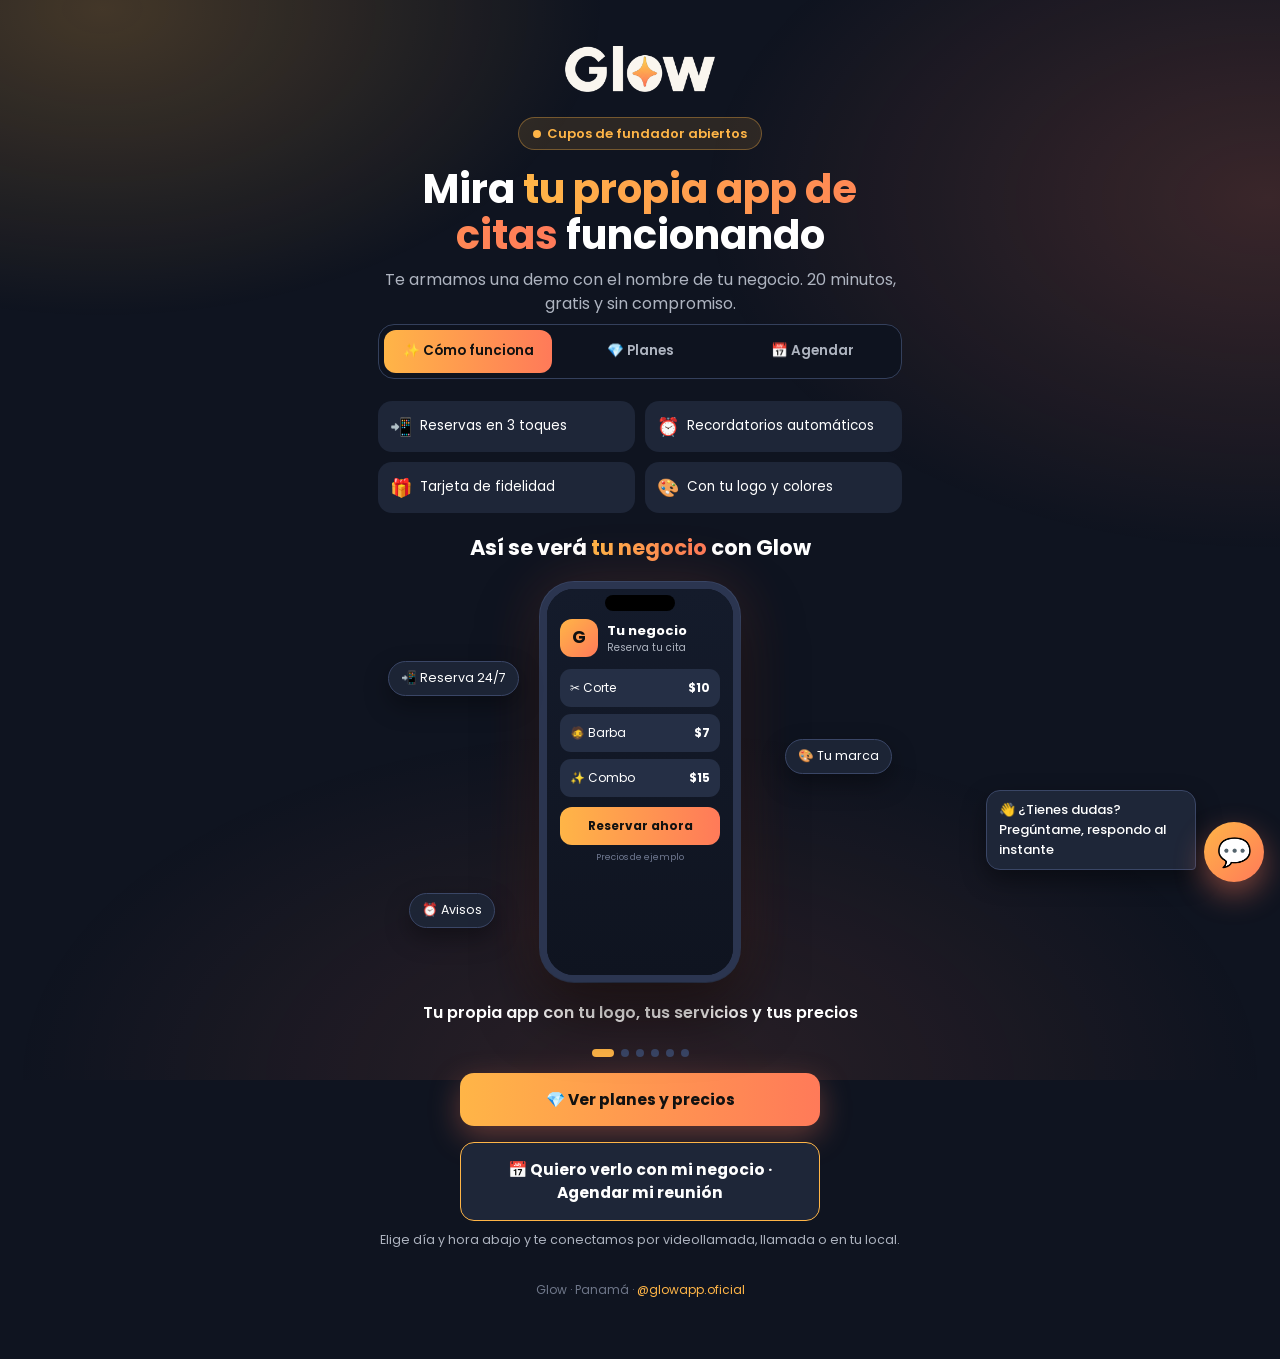
<file: index.html>
<!DOCTYPE html>
<html lang="es">
<head>
<meta charset="utf-8">
<meta name="viewport" content="width=device-width, initial-scale=1, viewport-fit=cover">
<title>Agenda tu demo gratis · Glow</title>
<meta name="description" content="Agenda en 1 minuto tu demo gratis de Glow: tu propia app de citas con tu logo, recordatorios y tarjeta de fidelidad.">
<meta property="og:title" content="Agenda tu demo gratis de Glow">
<meta property="og:description" content="Te armamos tu app de citas con el nombre de tu negocio. 20 minutos, gratis y sin compromiso.">
<meta name="theme-color" content="#0F1420">
<link rel="icon" href="logo.png">
<link rel="preconnect" href="https://fonts.googleapis.com">
<link href="https://fonts.googleapis.com/css2?family=Poppins:wght@400;500;600;700&display=swap" rel="stylesheet">
<style>
:root{--bg:#0F1420;--card:#1E2638;--card2:#252f45;--a:#FFB547;--b:#FF7A59;--txt:#fff;--soft:#AEB4C0;--ok:#4DD98C;--bad:#F0545F}
*{box-sizing:border-box;margin:0;padding:0;-webkit-tap-highlight-color:transparent}
html{scroll-behavior:smooth}
body{font-family:Poppins,system-ui,sans-serif;background:var(--bg);color:var(--txt);min-height:100vh;overflow-x:hidden;line-height:1.5}
.glow-bg{position:fixed;inset:-20%;z-index:-2;background:radial-gradient(40% 35% at 20% 15%,rgba(255,181,71,.22),transparent 70%),radial-gradient(45% 40% at 85% 30%,rgba(255,122,89,.18),transparent 70%),radial-gradient(50% 40% at 50% 100%,rgba(255,122,89,.12),transparent 70%);animation:drift 14s ease-in-out infinite alternate}
@keyframes drift{to{transform:translate(3%,-3%) scale(1.06)}}
.spark{position:fixed;z-index:-1;width:10px;height:10px;opacity:.0;background:linear-gradient(var(--a),var(--b));clip-path:polygon(50% 0,62% 38%,100% 50%,62% 62%,50% 100%,38% 62%,0 50%,38% 38%);animation:twinkle linear infinite}
@keyframes twinkle{0%{opacity:0;transform:translateY(0) scale(.4) rotate(0)}20%{opacity:.9}100%{opacity:0;transform:translateY(-140px) scale(1.2) rotate(180deg)}}
.wrap{max-width:560px;margin:0 auto;padding:28px 18px 60px}
header{text-align:center;padding:18px 0 8px}
header img{width:150px;animation:pop .9s cubic-bezier(.2,1.4,.4,1) both}
@keyframes pop{from{opacity:0;transform:scale(.6) translateY(10px)}}
.badge{display:inline-flex;gap:6px;align-items:center;margin-top:18px;padding:6px 14px;border-radius:99px;background:rgba(255,181,71,.12);color:var(--a);font-size:13px;font-weight:600;border:1px solid rgba(255,181,71,.35)}
.badge i{width:8px;height:8px;border-radius:50%;background:var(--a);box-shadow:0 0 0 0 rgba(255,181,71,.7);animation:pulse 1.6s infinite}
@keyframes pulse{70%{box-shadow:0 0 0 10px rgba(255,181,71,0)}100%{box-shadow:0 0 0 0 rgba(255,181,71,0)}}
h1{font-size:clamp(28px,7.5vw,40px);line-height:1.15;margin:16px 0 10px;font-weight:700}
h1 span{background:linear-gradient(90deg,var(--a),var(--b),var(--a));background-size:200% auto;-webkit-background-clip:text;background-clip:text;color:transparent;animation:shine 4s linear infinite}
@keyframes shine{to{background-position:200% center}}
.sub{color:var(--soft);font-size:16px}
.perks{display:grid;grid-template-columns:1fr 1fr;gap:10px;margin:22px 0}
.perk{background:var(--card);border-radius:14px;padding:12px;font-size:13.5px;display:flex;gap:8px;align-items:center;opacity:0;transform:translateY(12px);animation:up .6s forwards}
.perk b{font-size:18px}
@keyframes up{to{opacity:1;transform:none}}
.card{background:linear-gradient(180deg,var(--card),#182031);border-radius:22px;padding:22px 18px;border:1px solid rgba(255,255,255,.06);box-shadow:0 20px 60px rgba(0,0,0,.35);position:relative;overflow:hidden}
.steps{display:flex;gap:8px;margin-bottom:18px}
.steps div{flex:1;height:5px;border-radius:9px;background:#2c3650;overflow:hidden}
.steps div span{display:block;height:100%;width:0;background:linear-gradient(90deg,var(--a),var(--b));transition:width .5s}
.steps div.on span{width:100%}
.step{display:none;animation:slide .45s ease both}
.step.on{display:block}
@keyframes slide{from{opacity:0;transform:translateX(24px)}}
h2{font-size:20px;margin-bottom:4px}
.hint{color:var(--soft);font-size:14px;margin-bottom:14px}
.days{display:flex;gap:8px;overflow-x:auto;padding:4px 2px 10px;scroll-snap-type:x mandatory}
.days::-webkit-scrollbar{display:none}
.day{flex:0 0 66px;scroll-snap-align:start;background:var(--card2);border:1.5px solid transparent;border-radius:14px;padding:10px 0;text-align:center;cursor:pointer;transition:.2s;color:var(--txt);font-family:inherit}
.day small{display:block;color:var(--soft);font-size:11px;text-transform:uppercase;letter-spacing:.5px}
.day strong{font-size:22px;display:block}
.day:hover{transform:translateY(-2px)}
.day.sel{border-color:var(--a);background:rgba(255,181,71,.12);box-shadow:0 0 0 4px rgba(255,181,71,.12)}
.slots{display:grid;grid-template-columns:repeat(3,1fr);gap:8px;margin-top:8px}
.slot{background:var(--card2);border:1.5px solid transparent;border-radius:12px;padding:11px 0;color:var(--txt);font-family:inherit;font-size:15px;cursor:pointer;transition:.2s;opacity:0;animation:up .35s forwards}
.slot:hover:not(:disabled){border-color:rgba(255,181,71,.5)}
.slot.sel{background:linear-gradient(90deg,var(--a),var(--b));color:#1b1208;font-weight:600}
.slot:disabled{opacity:.28!important;cursor:not-allowed;text-decoration:line-through}
.empty{color:var(--soft);font-size:14px;grid-column:1/-1;padding:10px 0}
label{display:block;font-size:13px;color:var(--soft);margin:12px 0 6px}
input,select{width:100%;background:var(--card2);border:1.5px solid #34405c;border-radius:12px;padding:13px 14px;color:var(--txt);font-family:inherit;font-size:16px;outline:none;transition:.2s}
input:focus,select:focus{border-color:var(--a);box-shadow:0 0 0 4px rgba(255,181,71,.12)}
.chips{display:flex;flex-wrap:wrap;gap:8px}
.chip{background:var(--card2);border:1.5px solid #34405c;border-radius:99px;padding:8px 14px;color:var(--txt);font-family:inherit;font-size:14px;cursor:pointer;transition:.2s}
.chip.sel{border-color:var(--a);background:rgba(255,181,71,.14);color:var(--a)}
.btn{width:100%;margin-top:20px;border:0;border-radius:14px;padding:16px;font-family:inherit;font-size:17px;font-weight:600;cursor:pointer;color:#1b1208;background:linear-gradient(90deg,var(--a),var(--b));background-size:200% auto;transition:.3s;box-shadow:0 10px 30px rgba(255,122,89,.35)}
.btn:hover{background-position:right center;transform:translateY(-1px)}
.btn:disabled{opacity:.45;cursor:not-allowed;box-shadow:none;transform:none}
.back{background:none;border:0;color:var(--soft);font-family:inherit;font-size:14px;margin-top:12px;cursor:pointer;width:100%}
.resume{background:rgba(255,181,71,.1);border:1px dashed rgba(255,181,71,.45);border-radius:12px;padding:10px 12px;font-size:14px;margin-bottom:6px}
.err{color:var(--bad);font-size:13px;margin-top:8px;min-height:18px}
.done{text-align:center;padding:10px 0}
.check{width:84px;height:84px;margin:6px auto 14px;border-radius:50%;background:linear-gradient(135deg,var(--a),var(--b));display:grid;place-items:center;animation:pop .7s cubic-bezier(.2,1.6,.4,1) both}
.check svg{width:40px;stroke:#1b1208;stroke-width:4;fill:none;stroke-dasharray:60;stroke-dashoffset:60;animation:draw .6s .4s forwards}
@keyframes draw{to{stroke-dashoffset:0}}
.ghost{display:block;margin-top:10px;padding:13px;border-radius:14px;border:1.5px solid #34405c;color:var(--txt);text-decoration:none;font-size:15px}
.trust{margin-top:22px;text-align:center;color:var(--soft);font-size:13px}
.faq{margin-top:26px}
details{background:var(--card);border-radius:14px;padding:14px 16px;margin-bottom:8px}
summary{cursor:pointer;font-weight:500;list-style:none}
summary::after{content:"+";float:right;color:var(--a);font-size:20px;line-height:1}
details[open] summary::after{content:"–"}
details p{color:var(--soft);font-size:14px;margin-top:8px}
footer{text-align:center;color:#6f7789;font-size:12px;margin-top:30px}
footer a{color:var(--a);text-decoration:none}
canvas#conf{position:fixed;inset:0;pointer-events:none;z-index:50}
@media (prefers-reduced-motion:reduce){*{animation:none!important;transition:none!important}.perk,.slot{opacity:1;transform:none}}
.show{margin:8px 0 22px;text-align:center}
.showcta{display:block;margin:16px auto 6px;max-width:360px;padding:15px;border-radius:14px;background:linear-gradient(90deg,var(--a),var(--b));color:#111;font-weight:700;text-decoration:none;font-size:15.5px;box-shadow:0 10px 30px rgba(255,122,89,.35);animation:pulse 2s infinite}
.showsub{color:var(--soft);font-size:12.5px}
.show-t{font-size:21px;line-height:1.25;margin-bottom:6px}.show-t span{background:linear-gradient(90deg,var(--a),var(--b));-webkit-background-clip:text;color:transparent}
.stage{position:relative;height:430px;perspective:1100px;display:flex;align-items:center;justify-content:center}
.phone{position:relative;width:200px;height:400px;border-radius:34px;background:#0b0f19;border:7px solid #2b3550;box-shadow:0 30px 60px rgba(0,0,0,.55),0 0 0 1px #3d4a6b,0 0 60px rgba(255,122,89,.18);transform-style:preserve-3d;animation:spin 9s ease-in-out infinite;overflow:hidden}
@keyframes spin{0%,100%{transform:rotateY(-20deg) rotateX(6deg) translateY(0)}50%{transform:rotateY(20deg) rotateX(-4deg) translateY(-10px)}}
.notch{position:absolute;top:6px;left:50%;transform:translateX(-50%);width:70px;height:16px;background:#000;border-radius:10px;z-index:3}
.scr{position:absolute;inset:0;padding:30px 13px 12px;opacity:0;transform:translateX(30px) scale(.96);transition:.6s cubic-bezier(.2,.8,.2,1);text-align:left;font-size:12px;background:linear-gradient(180deg,#141b2b,#0f1420)}
.scr.on{opacity:1;transform:none}
.appbar{display:flex;gap:9px;align-items:center;margin-bottom:12px}.appbar small{display:block;color:var(--soft);font-size:10px}.appbar b{font-size:13px}
.lg{width:38px;height:38px;border-radius:12px;background:linear-gradient(135deg,var(--a),var(--b));display:flex;align-items:center;justify-content:center;font-weight:700;color:#111;font-size:17px}
.svc{display:flex;justify-content:space-between;background:var(--card2);border-radius:11px;padding:10px;margin-bottom:7px}
.cta{margin-top:10px;text-align:center;background:linear-gradient(90deg,var(--a),var(--b));color:#111;font-weight:700;border-radius:12px;padding:10px;animation:pulse 1.6s infinite}
.cta.sm{padding:6px;margin-top:8px;font-size:11px}
@keyframes pulse{50%{transform:scale(1.04)}}
.ej{display:block;text-align:center;color:#6f7890;font-size:9px;margin-top:6px}
.h{display:block;font-size:14px;margin-bottom:9px}
.days,.hrs{display:grid;grid-template-columns:repeat(4,1fr);gap:5px;margin-bottom:8px}
.days i,.hrs i{font-style:normal;text-align:center;background:var(--card2);border-radius:9px;padding:7px 0;font-size:10.5px}
.scr.on .sel{animation:pick .5s .6s forwards}
@keyframes pick{to{background:linear-gradient(135deg,var(--a),var(--b));color:#111;font-weight:700}}
.hrs .sel{animation-delay:1.2s!important}
.ok3{margin-top:14px;text-align:center;opacity:0;transform:scale(.6)}.scr.on .ok3{animation:okk .5s 1.9s forwards}
.ok3 span{display:block;margin:0 auto 6px;width:42px;height:42px;border-radius:50%;background:var(--ok);color:#0b2;font-size:24px;line-height:42px;color:#0d2a18;font-weight:700}
@keyframes okk{to{opacity:1;transform:none}}
.lock{text-align:center;font-size:40px;font-weight:300;margin:6px 0 14px}.lock small{display:block;font-size:11px;color:var(--soft)}
.noti{background:rgba(255,255,255,.1);backdrop-filter:blur(6px);border-radius:14px;padding:9px;margin-bottom:8px;font-size:11px;opacity:0;transform:translateY(-14px)}
.noti b{display:block;font-size:11px;margin-bottom:2px}
.scr.on .noti{animation:drop .5s .5s forwards}.scr.on .n2{animation-delay:1.5s}
@keyframes drop{to{opacity:1;transform:none}}
.loy{display:grid;grid-template-columns:repeat(4,1fr);gap:7px;background:linear-gradient(135deg,#2a2140,#3a2a2a);border-radius:14px;padding:12px}
.loy i{aspect-ratio:1;border-radius:50%;border:2px dashed #6b5a7a;display:flex;align-items:center;justify-content:center;font-style:normal;font-size:13px}
.loy i.f{border:0;background:linear-gradient(135deg,var(--a),var(--b));animation:pop .35s both}
@keyframes pop{from{transform:scale(0)}to{transform:scale(1)}}
.gift{margin-top:10px;text-align:center;font-weight:600;color:var(--a)}
.gsearch{background:#fff;color:#333;border-radius:20px;padding:8px 10px;font-size:11px;margin-bottom:10px}
.gcard{background:#fff;color:#222;border-radius:12px;padding:10px;opacity:0;transform:translateY(12px)}.scr.on .gcard{animation:drop .5s .6s forwards}
.gcard b{display:block;font-size:13px}.gcard small{color:#2a7a3a;font-size:10px}.st{color:#f5b301;letter-spacing:1px}
.pin{text-align:center;font-size:34px;margin-top:10px;animation:bounce 1.2s infinite}@keyframes bounce{50%{transform:translateY(-8px)}}
.kpi{display:grid;grid-template-columns:1fr 1fr;gap:7px;margin-bottom:10px}.kpi div{background:var(--card2);border-radius:11px;padding:8px;text-align:center}.kpi b{font-size:20px;color:var(--a);display:block}.kpi small{color:var(--soft);font-size:10px}
.bars{display:flex;align-items:flex-end;gap:7px;height:110px;background:var(--card2);border-radius:11px;padding:9px}
.bars i{flex:1;border-radius:5px 5px 2px 2px;background:linear-gradient(180deg,var(--a),var(--b));height:0}.scr.on .bars i{animation:gr .8s forwards;}
.scr.on .bars i:nth-child(2){animation-delay:.1s}.scr.on .bars i:nth-child(3){animation-delay:.2s}.scr.on .bars i:nth-child(4){animation-delay:.3s}.scr.on .bars i:nth-child(5){animation-delay:.4s}.scr.on .bars i:nth-child(6){animation-delay:.5s}
@keyframes gr{to{height:var(--h)}}
.fchip{position:absolute;background:rgba(30,38,56,.92);border:1px solid #3a4666;border-radius:99px;padding:7px 12px;font-size:12.5px;white-space:nowrap;box-shadow:0 10px 25px rgba(0,0,0,.35);animation:fl 4s ease-in-out infinite}
.c1{left:2%;top:22%}.c2{right:2%;top:40%;animation-delay:1.2s}.c3{left:6%;bottom:16%;animation-delay:2.2s}
@keyframes fl{50%{transform:translateY(-12px) translateZ(40px)}}
.cap{min-height:44px;font-weight:600;font-size:16px;margin-top:4px;transition:opacity .3s}
.dots{display:flex;gap:7px;justify-content:center;margin-top:4px}.dots i{width:8px;height:8px;border-radius:99px;background:#3a4666;cursor:pointer;transition:.3s}.dots i.on{width:22px;background:var(--a)}
@media(prefers-reduced-motion:reduce){.phone,.fchip,.pin,.cta{animation:none}}
.plans{margin:6px 0 24px}
.fund{background:linear-gradient(135deg,rgba(255,181,71,.16),rgba(255,122,89,.16));border:1px solid rgba(255,181,71,.4);border-radius:16px;padding:14px;margin-bottom:12px;text-align:center}.fund b{display:block;font-size:17px;color:var(--a)}.fund span{font-size:13.5px;color:#e8e8ee}
.plan{position:relative;background:var(--card);border:1px solid #34405c;border-radius:18px;padding:18px 16px 14px;margin-bottom:12px}
.plan.best{border:2px solid var(--a);box-shadow:0 10px 40px rgba(255,181,71,.15)}.plan.soon{opacity:.85}
.pb{position:absolute;top:-11px;left:16px;background:var(--a);color:#111;font-size:11.5px;font-weight:700;padding:3px 11px;border-radius:99px}.pb.gray{background:#4a5570;color:#fff}.pb.pro{background:linear-gradient(90deg,#8B7CFF,#C77DFF);color:#fff}.plan.pro{border-color:#6f5fd6}
.tog{display:flex;background:var(--card);border:1px solid #34405c;border-radius:99px;padding:4px;margin:0 auto 16px;max-width:320px}.tog button{flex:1;border:0;background:none;color:var(--soft);font:inherit;font-size:14px;padding:9px;border-radius:99px;cursor:pointer}.tog button.on{background:linear-gradient(90deg,var(--a),var(--b));color:#111;font-weight:700}.tog em{font-style:normal;font-size:10.5px;display:block;line-height:1}
.pnote{font-size:12px;color:var(--soft);margin-top:8px;border-top:1px solid #34405c;padding-top:8px}
.plan h3{font-size:18px}.pr{font-size:14px;color:var(--soft)}.pr b{font-size:32px;color:#fff}.pr em{font-style:normal;color:var(--ok);font-size:12.5px;margin-left:4px}
.inst{font-size:13.5px;margin:2px 0 8px}.inst b{color:var(--a)}.inst s{color:#6f7890;margin-left:5px}
.plan ul{list-style:none;font-size:13.5px}.plan li{padding:4px 0 4px 22px;position:relative}.plan li:before{content:"✓";position:absolute;left:0;color:var(--ok);font-weight:700}

.tabs{position:sticky;top:0;z-index:20;display:flex;gap:4px;background:rgba(15,20,32,.92);backdrop-filter:blur(10px);border:1px solid #34405c;border-radius:16px;padding:5px;margin:0 0 16px}
.tabs button{flex:1;border:0;background:none;color:var(--soft);font:inherit;font-size:13.5px;font-weight:600;padding:11px 4px;border-radius:12px;cursor:pointer;transition:.2s}
.tabs button.on{background:linear-gradient(90deg,var(--a),var(--b));color:#111}
.panel{display:none;animation:up .4s}.panel.on{display:block}
.showcta.alt{background:var(--card);color:#fff;border:1.5px solid var(--a);box-shadow:none;animation:none}
.pick{display:block;width:100%;margin-top:12px;padding:12px;border-radius:12px;border:0;background:linear-gradient(90deg,var(--a),var(--b));color:#111;font:inherit;font-weight:700;cursor:pointer}
.pick.ghost{background:none;border:1.5px solid var(--a);color:var(--a)}.pick.pro{background:linear-gradient(90deg,#8B7CFF,#C77DFF);color:#fff}
.cupos{margin-top:10px}.cbar{height:9px;background:rgba(255,255,255,.12);border-radius:9px;overflow:hidden}.cbar i{display:block;height:100%;width:0;background:linear-gradient(90deg,var(--a),var(--b));transition:1s}
.cupos b{display:block;margin-top:6px;font-size:14px;color:#fff}
.planpick{background:var(--card);border:1px dashed #4a5570;border-radius:14px;padding:11px 14px;margin-bottom:12px;font-size:13.5px;color:var(--soft)}.planpick b{color:#fff}.planpick.set{border:1.5px solid var(--a)}
.planpick button{background:none;border:0;color:var(--a);font:inherit;font-weight:600;cursor:pointer;margin-left:6px}
</style>
</head>
<body>
<div class="glow-bg"></div>
<canvas id="conf"></canvas>
<div class="wrap">
  <header>
    <img src="logo.png" alt="Glow">
    <div><span class="badge"><i></i> Cupos de fundador abiertos</span></div>
    <h1>Mira <span>tu propia app de citas</span> funcionando</h1>
    <p class="sub">Te armamos una demo con el nombre de tu negocio. 20 minutos, gratis y sin compromiso.</p>
  </header>

  <nav class="tabs" id="tabs"><button class="on" data-t="pn1">✨ Cómo funciona</button><button data-t="pn2">💎 Planes</button><button data-t="pn3">📅 Agendar</button></nav>
  <div class="panel on" id="pn1">
  <div class="perks">
    <div class="perk" style="animation-delay:.1s"><b>📲</b> Reservas en 3 toques</div>
    <div class="perk" style="animation-delay:.2s"><b>⏰</b> Recordatorios automáticos</div>
    <div class="perk" style="animation-delay:.3s"><b>🎁</b> Tarjeta de fidelidad</div>
    <div class="perk" style="animation-delay:.4s"><b>🎨</b> Con tu logo y colores</div>
  </div>

  <section class="show" id="show" aria-label="Así se verá tu negocio con Glow">
    <h2 class="show-t">Así se verá <span id="shName">tu negocio</span> con Glow</h2>
    <div class="stage" id="stage">
      <div class="phone" id="phone">
        <div class="notch"></div>
        <div class="scr on" data-c="Tu propia app con tu logo, tus servicios y tus precios">
          <div class="appbar"><div class="lg" id="shLogo">G</div><div><b id="shName2">Tu negocio</b><small>Reserva tu cita</small></div></div>
          <div class="svc"><span>✂️ Corte</span><b>$10</b></div><div class="svc"><span>🧔 Barba</span><b>$7</b></div><div class="svc"><span>✨ Combo</span><b>$15</b></div>
          <div class="cta">Reservar ahora</div><small class="ej">Precios de ejemplo</small>
        </div>
        <div class="scr" data-c="Tus clientes reservan en 3 toques, sin registrarse">
          <b class="h">Elige tu día</b>
          <div class="days"><i>Lun<br>1</i><i class="sel">Mar<br>2</i><i>Mié<br>3</i><i>Jue<br>4</i></div>
          <div class="hrs"><i>9:00</i><i>10:30</i><i class="sel">3:00</i><i>4:30</i></div>
          <div class="ok3"><span>✓</span>¡Cita confirmada!</div>
        </div>
        <div class="scr" data-c="Recordatorios automáticos: menos citas perdidas">
          <div class="lock">3:00<small>lunes</small></div>
          <div class="noti"><b>🔔 <span class="nn">Tu negocio</span></b>Mañana a las 3:00 pm es tu cita. ¡Te esperamos!</div>
          <div class="noti n2"><b>⏰ Recordatorio</b>Tu cita es en 2 horas 😉</div>
        </div>
        <div class="scr" data-c="Tarjeta de fidelidad digital: tus clientes vuelven más">
          <b class="h">Tu tarjeta</b>
          <div class="loy"></div>
          <div class="gift">🎁 2 servicios de regalo</div>
        </div>
        <div class="scr" data-c="Te encuentran en Google y reservan desde ahí">
          <div class="gsearch">🔍 barbería cerca de mí</div>
          <div class="gcard"><b class="nn">Tu negocio</b><span class="st">★★★★★</span><small>Abierto · Reserva en línea</small><div class="cta sm">Reservar</div></div>
          <div class="pin">📍</div>
        </div>
        <div class="scr" data-c="Y tú ves todo tu día desde el celular">
          <b class="h">Hoy</b>
          <div class="kpi"><div><b>12</b><small>citas</small></div><div><b>3</b><small>nuevos</small></div></div>
          <div class="bars"><i style="--h:40%"></i><i style="--h:65%"></i><i style="--h:50%"></i><i style="--h:85%"></i><i style="--h:70%"></i><i style="--h:95%"></i></div>
          <small class="ej">Datos de ejemplo</small>
        </div>
      </div>
      <div class="fchip c1">📲 Reserva 24/7</div>
      <div class="fchip c2">🎨 Tu marca</div>
      <div class="fchip c3">⏰ Avisos</div>
    </div>
    <p class="cap" id="cap"></p>
    <div class="dots" id="dots"></div>
    <a class="showcta" href="#" onclick="tab('pn2');return false">💎 Ver planes y precios</a><a class="showcta alt" href="#" onclick="tab('pn3');return false">📅 Quiero verlo con mi negocio · Agendar mi reunión</a>
    <small class="showsub">Elige día y hora abajo y te conectamos por videollamada, llamada o en tu local.</small>
  </section>
  </div>

  <div class="panel" id="pn2">
  <section class="plans" id="planes">
    <div class="fund"><b>🚀 Precio de fundador</b><span>Los primeros 10 negocios pagan la mitad de la instalación y congelan su mensualidad en $35.</span>
      <div class="cupos"><div class="cbar"><i id="cbar"></i></div><b id="ctext">Quedan 10 de 10 cupos</b></div></div>
    <div class="tog" role="group" aria-label="Forma de pago"><button class="on" data-p="m">Mensual</button><button data-p="a">Anual <em>2 meses gratis</em></button></div>
    <div class="plan best"><span class="pb">Fundador · solo 10 cupos</span>
      <h3>Esencial</h3><div class="pr"><b data-m="$35" data-a="$350">$35</b><span data-m="/mes" data-a="/año">/mes</span> <em>congelado</em></div>
      <div class="inst">Instalación <b>$175</b> <s>$350</s></div>
      <ul><li>App de citas con tu logo, colores y precios</li><li>Reserva en 3 toques, sin registrarse</li><li>Recordatorios automáticos</li><li>Tarjeta de fidelidad digital</li><li>Perfil de Google optimizado</li><li>QR y material para tu local</li><li>Instalación y capacitación hechas por nosotros</li></ul>
      <button class="pick" onclick="elegir('Esencial Fundador')">Elegir Esencial Fundador</button>
    </div>
    <div class="plan"><h3>Esencial</h3><div class="pr"><b data-m="$35" data-a="$350">$35</b><span data-m="/mes" data-a="/año">/mes</span></div><div class="inst">Instalación <b>$350</b></div><ul><li>Todo lo del plan Esencial</li><li>Precio normal después de los 10 fundadores</li></ul><button class="pick ghost" onclick="elegir('Esencial')">Elegir Esencial</button></div>
    <div class="plan pro"><span class="pb pro">Pro · Preventa</span><h3>Pro</h3><div class="pr"><b data-m="$79" data-a="$790">$79</b><span data-m="/mes" data-a="/año">/mes</span></div>
      <ul><li>Todo lo de Esencial</li><li>Asistente con IA en tu WhatsApp que responde y agenda citas por ti</li><li>Recordatorios y confirmaciones por WhatsApp</li><li>Depósitos y pagos de citas con Yappy y tarjeta</li><li>Pide reseñas en Google después de cada cita</li><li>Campañas para traer de vuelta a clientes que no vuelven</li><li>Reportes de ventas, servicios y equipo</li><li>Varias sucursales en una sola cuenta</li><li>Soporte prioritario</li></ul>
      <p class="pnote">Preventa: aparta tu plan Pro hoy. Se activa por partes a medida que cada función queda probada, y no te cobramos la diferencia hasta que esté activa.</p>
      <button class="pick pro" onclick="elegir('Pro (preventa)')">Apartar Pro</button>
    </div>
    <a class="showcta" href="#" onclick="elegir('Esencial Fundador');return false">📅 Quiero mi cupo de fundador · Agendar mi reunión</a>
  </section>
  <script>
const CUPOS_TOMADOS=0;// fundadores que ya pagaron (Elena/Juan lo actualizan; el sistema también lo lee de la hoja)
let FREQ="Mensual";window.PLAN="";
function tab(id){document.querySelectorAll(".panel").forEach(p=>p.classList.toggle("on",p.id===id));document.querySelectorAll("#tabs button").forEach(b=>b.classList.toggle("on",b.dataset.t===id));document.getElementById("tabs").scrollIntoView({behavior:"smooth",block:"start"})}
document.querySelectorAll("#tabs button").forEach(b=>b.onclick=()=>tab(b.dataset.t));
function elegir(p){window.PLAN=p+" · "+FREQ;document.getElementById("planName").textContent=window.PLAN;document.getElementById("planpick").classList.add("set");tab("pn3")}
function pintaCupos(t){t=Math.max(0,Math.min(10,t));document.getElementById("cbar").style.width=(t*10)+"%";document.getElementById("ctext").textContent=t>=10?"Cupos de fundador agotados":`Quedan ${10-t} de 10 cupos`}
pintaCupos(CUPOS_TOMADOS);
addEventListener("load",()=>{try{const C=typeof CRM!=="undefined"?CRM:"";if(C)fetch(C+"?action=cupos").then(r=>r.json()).then(j=>{if(j.ok&&typeof j.tomados==="number")pintaCupos(j.tomados)}).catch(()=>{})}catch(e){}});
</script>
  <script>document.querySelectorAll(".tog button").forEach(b=>b.onclick=()=>{document.querySelectorAll(".tog button").forEach(x=>x.classList.toggle("on",x===b));const k=b.dataset.p;FREQ=k==="a"?"Anual":"Mensual";document.querySelectorAll("#planes [data-m]").forEach(e=>e.textContent=e.dataset[k])})</script>

  </div>

  <div class="panel" id="pn3">
  <div class="planpick" id="planpick">Plan elegido: <b id="planName">Aún no eliges · lo vemos en la reunión</b> <button type="button" onclick="tab('pn2')">Cambiar</button></div>
  <div class="card" id="card">
    <div class="steps"><div class="on" id="p1"><span></span></div><div id="p2"><span></span></div><div id="p3"><span></span></div></div>

    <section class="step on" id="s1">
      <h2>1. Elige el día</h2>
      <p class="hint">Lunes a sábado · hora de Panamá</p>
      <div class="days" id="days"></div>
      <h2 style="margin-top:14px">2. Elige la hora</h2>
      <div class="slots" id="slots"><p class="empty">Toca un día para ver las horas disponibles.</p></div>
      <button class="btn" id="next1" disabled>Continuar</button>
    </section>

    <section class="step" id="s2">
      <h2>3. Cuéntanos de tu negocio</h2>
      <div class="resume" id="resume"></div>
      <label for="nombre">Tu nombre</label>
      <input id="nombre" autocomplete="name" placeholder="Ej. Carlos Pérez">
      <label for="negocio">Nombre de tu negocio</label>
      <input id="negocio" placeholder="Ej. Barbería El Tigre">
      <label>Tipo de negocio</label>
      <div class="chips" id="tipo">
        <button type="button" class="chip">Barbería</button><button type="button" class="chip">Salón de belleza</button><button type="button" class="chip">Spa</button><button type="button" class="chip">Uñas</button><button type="button" class="chip">Estética</button><button type="button" class="chip">Otro</button>
      </div>
      <label for="zona">¿En qué zona estás?</label>
      <input id="zona" placeholder="Ej. Bella Vista, San Miguelito, Chorrera">
      <label for="tel">WhatsApp</label>
      <input id="tel" type="tel" inputmode="tel" autocomplete="tel" placeholder="Ej. 6123-4567">
      <label for="email">Correo (para enviarte la confirmación)</label>
      <input id="email" type="email" inputmode="email" autocomplete="email" placeholder="tunegocio@gmail.com">
      <label>¿Cómo prefieres la demo?</label>
      <div class="chips" id="modo">
        <button type="button" class="chip">Videollamada</button><button type="button" class="chip">Llamada</button><button type="button" class="chip">Visita al local</button>
      </div>
      <label for="equipo">¿Cuántas personas trabajan contigo?</label>
      <select id="equipo"><option value="">Elige una opción</option><option>Solo yo</option><option>2 a 3</option><option>4 a 6</option><option>7 o más</option></select>
      <label style="display:flex;gap:10px;align-items:flex-start;font-weight:400;cursor:pointer;margin-top:14px"><input type="checkbox" id="acepta" checked style="width:20px;height:20px;margin-top:2px;flex:none"> <span style="font-size:13px;opacity:.85">Acepto que Glow me envíe la confirmación, recordatorios y la propuesta por WhatsApp y correo. Puedo pedir que no me escriban cuando quiera.</span></label>
      <p class="err" id="err"></p>
      <button class="btn" id="send">Agendar mi demo gratis ✨</button>
      <button class="back" id="back">← Cambiar día u hora</button>
    </section>

    <section class="step" id="s3">
      <div class="done">
        <div class="check"><svg viewBox="0 0 40 40"><path d="M9 21l7 7 15-16"/></svg></div>
        <h2>¡Listo, <span id="okName"></span>! 🎉</h2>
        <p class="hint" id="okText"></p>
        <p class="hint">El equipo de Glow te escribe por WhatsApp para confirmar. Mientras tanto, ve pensando en tu logo y tus colores 😉</p>
        <a class="btn" id="papp" target="_blank" rel="noopener" style="display:block;text-decoration:none;margin-bottom:10px">📱 Probar mi app ahora</a>
        <a class="btn" id="pres" target="_blank" rel="noopener" style="display:block;text-decoration:none;margin-bottom:10px">🎬 Ver mi presentación personalizada</a>
        <a class="btn" id="gcal" target="_blank" rel="noopener" style="display:block;text-decoration:none">Agregar a mi calendario</a>
        <a class="ghost" href="https://instagram.com/glowapp.oficial" target="_blank" rel="noopener">Síguenos en Instagram @glowapp.oficial</a>
      </div>
    </section>
  </div>

  <p class="trust">🔒 Tus datos solo los usa el equipo de Glow para contactarte.</p>

  <div class="faq">
    <details><summary>¿Qué pasa en la demo?</summary><p>Te mostramos tu app de reservas con el nombre de tu negocio, hacemos una cita de prueba en vivo y ves los recordatorios, la tarjeta de fidelidad y el panel del dueño.</p></details>
    <details><summary>¿Cuánto cuesta Glow?</summary><p>Mira la pestaña Planes: Esencial desde $35 al mes (o anual con 2 meses gratis) y Pro en preventa. Los 10 negocios fundadores pagan $175 de instalación en vez de $350 y congelan su mensualidad. La demo es gratis y sin compromiso.</p></details>
    <details><summary>Ya uso otra app de citas, ¿sirve igual?</summary><p>Sí. La diferencia es que con Glow tu cliente reserva en tu propia app, con tu marca, y nosotros te lo montamos todo e instalamos el material QR en tu local.</p></details>
  </div>
  </div>

  <footer>Glow · Panamá · <a href="https://instagram.com/glowapp.oficial" target="_blank" rel="noopener">@glowapp.oficial</a></footer>
</div>

<script>
const ENDPOINT="https://formsubmit.co/ajax/somosglowapp@gmail.com";
const CRM="https://script.google.com/macros/s/AKfycbw53Kj6yjSGP7bxH1mQsHP_DSMHkise9vzxW_GFCITxDwkmiIdaWBCOIVE7i9s49AI/exec";
const WA_GLOW="50761305139";// número de WhatsApp de Juan/Glow con 507, respaldo si falla el envío// URL del Apps Script de Glow Ventas (se llena al instalarlo)
const TZ="America/Panama";
const HORAS=["09:00","09:30","10:00","10:30","11:00","11:30","14:00","14:30","15:00","15:30","16:00","16:30","17:00","17:30"];
const DIAS=["Dom","Lun","Mar","Mié","Jue","Vie","Sáb"],MESES=["ene","feb","mar","abr","may","jun","jul","ago","sep","oct","nov","dic"];
const $=id=>document.getElementById(id);
let sel={dia:null,hora:null,tipo:"",modo:""},LEAD_ID="";// id del lead en Glow Ventas: la app demo y la presentación lo usan para cargar datos y medir

for(let i=0;i<18;i++){const s=document.createElement("i");s.className="spark";s.style.left=Math.random()*100+"vw";s.style.top=(40+Math.random()*60)+"vh";s.style.animationDuration=(5+Math.random()*6)+"s";s.style.animationDelay=(-Math.random()*8)+"s";document.body.appendChild(s)}

function ahoraPanama(){const p=new Intl.DateTimeFormat("en-CA",{timeZone:TZ,year:"numeric",month:"2-digit",day:"2-digit",hour:"2-digit",minute:"2-digit",hour12:false}).formatToParts(new Date());const g=t=>p.find(x=>x.type===t).value;return{fecha:`${g("year")}-${g("month")}-${g("day")}`,min:(+g("hour")%24)*60+ +g("minute")}}
function h12(h){const[a,b]=h.split(":").map(Number);return`${a%12||12}:${String(b).padStart(2,"0")} ${a<12?"AM":"PM"}`}
function fechaLarga(d){const[y,m,dd]=d.split("-").map(Number);const dt=new Date(Date.UTC(y,m-1,dd,12));return`${["domingo","lunes","martes","miércoles","jueves","viernes","sábado"][dt.getUTCDay()]} ${dd} de ${["enero","febrero","marzo","abril","mayo","junio","julio","agosto","septiembre","octubre","noviembre","diciembre"][m-1]}`}

const hoy=ahoraPanama();
(function dias(){const[y,m,d]=hoy.fecha.split("-").map(Number);const base=Date.UTC(y,m-1,d,12);let n=0;for(let i=0;n<14&&i<21;i++){const dt=new Date(base+i*864e5);if(dt.getUTCDay()===0)continue;const iso=dt.toISOString().slice(0,10);if(i===0&&hoy.min>=17*60)continue;n++;const b=document.createElement("button");b.className="day";b.type="button";b.innerHTML=`<small>${i===0?"Hoy":i===1?"Mañana":DIAS[dt.getUTCDay()]}</small><strong>${dt.getUTCDate()}</strong><small>${MESES[dt.getUTCMonth()]}</small>`;b.onclick=()=>{document.querySelectorAll(".day").forEach(x=>x.classList.remove("sel"));b.classList.add("sel");sel.dia=iso;sel.hora=null;$("next1").disabled=true;slots()};$("days").appendChild(b)}})();

function slots(){const box=$("slots");box.innerHTML="";let libres=0;HORAS.forEach((h,i)=>{const[a,b]=h.split(":").map(Number);const pasada=sel.dia===hoy.fecha&&a*60+b<=hoy.min+90;const sab=new Date(sel.dia+"T12:00:00Z").getUTCDay()===6&&a>=14;if(sab)return;const el=document.createElement("button");el.type="button";el.className="slot";el.textContent=h12(h);el.style.animationDelay=i*.03+"s";el.disabled=pasada;if(!pasada)libres++;el.onclick=()=>{document.querySelectorAll(".slot").forEach(x=>x.classList.remove("sel"));el.classList.add("sel");sel.hora=h;$("next1").disabled=false};box.appendChild(el)});if(!libres)box.innerHTML='<p class="empty">Ya no quedan horas este día. Elige otro 👆</p>'}

function paso(n){["s1","s2","s3"].forEach((s,i)=>$(s).classList.toggle("on",i===n-1));["p1","p2","p3"].forEach((p,i)=>$(p).classList.toggle("on",i<n));$("card").scrollIntoView({behavior:"smooth",block:"start"})}
$("next1").onclick=()=>{$("resume").textContent=`📅 ${fechaLarga(sel.dia)} · ${h12(sel.hora)}`;paso(2)};
$("back").onclick=()=>paso(1);
function chips(id,key){$(id).querySelectorAll(".chip").forEach(c=>c.onclick=()=>{$(id).querySelectorAll(".chip").forEach(x=>x.classList.remove("sel"));c.classList.add("sel");sel[key]=c.textContent;$("err").textContent=""})}
chips("tipo","tipo");chips("modo","modo");
["nombre","negocio","zona","tel"].forEach(id=>$(id).addEventListener("input",()=>$("err").textContent=""));

const q=new URLSearchParams(location.search);if(q.get("negocio"))$("negocio").value=q.get("negocio").slice(0,80);

$("send").onclick=async()=>{
  const v={nombre:$("nombre").value.trim(),negocio:$("negocio").value.trim(),zona:$("zona").value.trim(),tel:$("tel").value.replace(/[^\d+]/g,""),equipo:$("equipo").value,email:$("email").value.trim()};
  if(!v.nombre)return $("err").textContent="Escribe tu nombre.";
  if(!v.negocio)return $("err").textContent="Escribe el nombre de tu negocio.";
  if(!sel.tipo)return $("err").textContent="Elige el tipo de negocio.";
  if(!v.zona)return $("err").textContent="Dinos en qué zona estás.";
  if(v.tel.replace(/\D/g,"").length<7)return $("err").textContent="Escribe un WhatsApp válido.";
  if(!sel.modo)return $("err").textContent="Elige cómo prefieres la demo.";
  if(v.email&&!/^[^@\s]+@[^@\s]+\.[^@\s]+$/.test(v.email))return $("err").textContent="Revisa tu correo.";
  if(!$("acepta").checked)return $("err").textContent="Marca la casilla para poder confirmarte la demo.";
  const btn=$("send");btn.disabled=true;btn.textContent="Agendando…";
  const datos={_subject:`🗓️ Nueva demo Glow: ${v.negocio} — ${fechaLarga(sel.dia)} ${h12(sel.hora)}`,_template:"table",_captcha:"false",Fecha:fechaLarga(sel.dia),Hora:h12(sel.hora),"Fecha ISO":`${sel.dia} ${sel.hora} (Panamá)`,Nombre:v.nombre,Negocio:v.negocio,Tipo:sel.tipo,Zona:v.zona,WhatsApp:v.tel,Correo:v.email||"—","Cómo":sel.modo,Equipo:v.equipo||"—",Origen:q.get("o")||"directo",Plan:window.PLAN||"Por definir"};
  const lead={action:"nuevo",origen:q.get("o")||"directo",nombre:v.nombre,negocio:v.negocio,tipo:sel.tipo,zona:v.zona,whatsapp:v.tel,modo:sel.modo,equipo:v.equipo,email:v.email,acepta:true,fecha:sel.dia,hora:sel.hora,notas:window.PLAN?"Plan elegido: "+window.PLAN:""};
  const aCRM=CRM?fetch(CRM,{method:"POST",body:JSON.stringify(lead)}).then(r=>r.json()).then(j=>{if(j.ok===true){LEAD_ID=String(j.id||"").replace(/[^\w-]/g,"");return true}return false}).catch(()=>false):Promise.resolve(false);
  const aMail=fetch(ENDPOINT,{method:"POST",headers:{"Content-Type":"application/json",Accept:"application/json"},body:JSON.stringify(datos)}).then(async r=>{const j=await r.json().catch(()=>({}));return r.ok&&String(j.success)==="true"}).catch(()=>false);
  try{const[okC,okM]=await Promise.all([aCRM,aMail]);if(!okC&&!okM)throw 0;
    $("okName").textContent=v.nombre.split(" ")[0];$("okText").textContent=`Tu demo de ${v.negocio} quedó para el ${fechaLarga(sel.dia)} a las ${h12(sel.hora)} (${sel.modo.toLowerCase()}).`;
    const[y,m,d]=sel.dia.split("-");const[hh,mm]=sel.hora.split(":").map(Number);const pad=n=>String(n).padStart(2,"0");const ini=`${y}${m}${d}T${pad(hh+5)}${pad(mm)}00Z`;const fm=hh*60+mm+20;const fin=`${y}${m}${d}T${pad(Math.floor(fm/60)+5)}${pad(fm%60)}00Z`;
    $("gcal").href=`https://calendar.google.com/calendar/render?action=TEMPLATE&text=${encodeURIComponent("Demo de Glow · "+v.negocio)}&dates=${ini}/${fin}&details=${encodeURIComponent("Demo de tu app de citas Glow ("+sel.modo+"). El equipo te escribe por WhatsApp.")}`;
    $("pres").href=`presentacion/?negocio=${encodeURIComponent(v.negocio)}&nombre=${encodeURIComponent(v.nombre)}&tipo=${encodeURIComponent(sel.tipo)}&zona=${encodeURIComponent(v.zona)}&equipo=${encodeURIComponent(v.equipo||"")}&fecha=${sel.dia}&hora=${sel.hora}&modo=${encodeURIComponent(sel.modo)}${LEAD_ID?"&id="+LEAD_ID:""}`;
    $("papp").href=`app/?negocio=${encodeURIComponent(v.negocio)}&tipo=${encodeURIComponent(sel.tipo)}&zona=${encodeURIComponent(v.zona)}${LEAD_ID?"&id="+LEAD_ID:""}`;
    paso(3);confeti();
  }catch(e){btn.disabled=false;btn.textContent="Agendar mi demo gratis ✨";
    const t=`Hola Glow 👋 Quiero mi demo gratis.\nNombre: ${v.nombre}\nNegocio: ${v.negocio} (${sel.tipo})\nZona: ${v.zona}\nWhatsApp: ${v.tel}\nDía: ${sel.dia} ${sel.hora}\nCómo: ${sel.modo}`;
    $("err").innerHTML=WA_GLOW?`No pudimos guardar tu solicitud automáticamente. <a style="color:#FFB547;font-weight:600" href="https://wa.me/${WA_GLOW}?text=${encodeURIComponent(t)}" target="_blank" rel="noopener">Toca aquí para enviárnosla por WhatsApp 👉</a>`:"No se pudo enviar. Intenta otra vez o escríbenos por Instagram a @glowapp.oficial."}
};

function confeti(){const c=$("conf"),x=c.getContext("2d");c.width=innerWidth;c.height=innerHeight;const cols=["#FFB547","#FF7A59","#4DD98C","#ffffff"];const P=Array.from({length:140},()=>({x:innerWidth/2,y:innerHeight/3,vx:(Math.random()-.5)*14,vy:Math.random()*-12-4,s:4+Math.random()*6,c:cols[Math.random()*4|0],r:Math.random()*6}));let t=0;(function f(){x.clearRect(0,0,c.width,c.height);P.forEach(p=>{p.vy+=.35;p.x+=p.vx;p.y+=p.vy;p.r+=.1;x.save();x.translate(p.x,p.y);x.rotate(p.r);x.fillStyle=p.c;x.fillRect(-p.s/2,-p.s/2,p.s,p.s*.6);x.restore()});if(++t<150)requestAnimationFrame(f);else x.clearRect(0,0,c.width,c.height)})()}
</script>
<script>
(()=>{const qs=new URLSearchParams(location.search),n=(qs.get("negocio")||"").slice(0,40).trim();
if(n){document.getElementById("shName").textContent=n;document.getElementById("shName2").textContent=n;document.getElementById("shLogo").textContent=n[0].toUpperCase();document.querySelectorAll(".nn").forEach(e=>e.textContent=n)}
const loy=document.querySelector(".loy");for(let i=0;i<12;i++){const e=document.createElement("i");e.textContent=i>=10?"🎁":"";loy.appendChild(e)}
const S=[...document.querySelectorAll(".scr")],cap=document.getElementById("cap"),dots=document.getElementById("dots");let k=0,t;
S.forEach((_,i)=>{const d=document.createElement("i");d.onclick=()=>{go(i);reset()};dots.appendChild(d)});
function fillLoy(){const c=[...loy.children];c.forEach(x=>x.classList.remove("f"));c.slice(0,10).forEach((x,i)=>setTimeout(()=>x.classList.add("f"),300+i*170))}
function go(i){S[k].classList.remove("on");dots.children[k].classList.remove("on");k=(i+S.length)%S.length;
  const s=S[k];s.classList.remove("on");void s.offsetWidth;s.classList.add("on");dots.children[k].classList.add("on");
  cap.style.opacity=0;setTimeout(()=>{cap.textContent=s.dataset.c;cap.style.opacity=1},200);if(s.querySelector(".loy"))fillLoy()}
function reset(){clearInterval(t);t=setInterval(()=>go(k+1),3600)}
go(0);reset();document.getElementById("stage").onclick=()=>{go(k+1);reset()};})();
</script>
<script>window.GLOW_CRM="https://script.google.com/macros/s/AKfycbw53Kj6yjSGP7bxH1mQsHP_DSMHkise9vzxW_GFCITxDwkmiIdaWBCOIVE7i9s49AI/exec";</script><script src="asistente/asistente.js" defer></script>
</body>
</html>
</file>
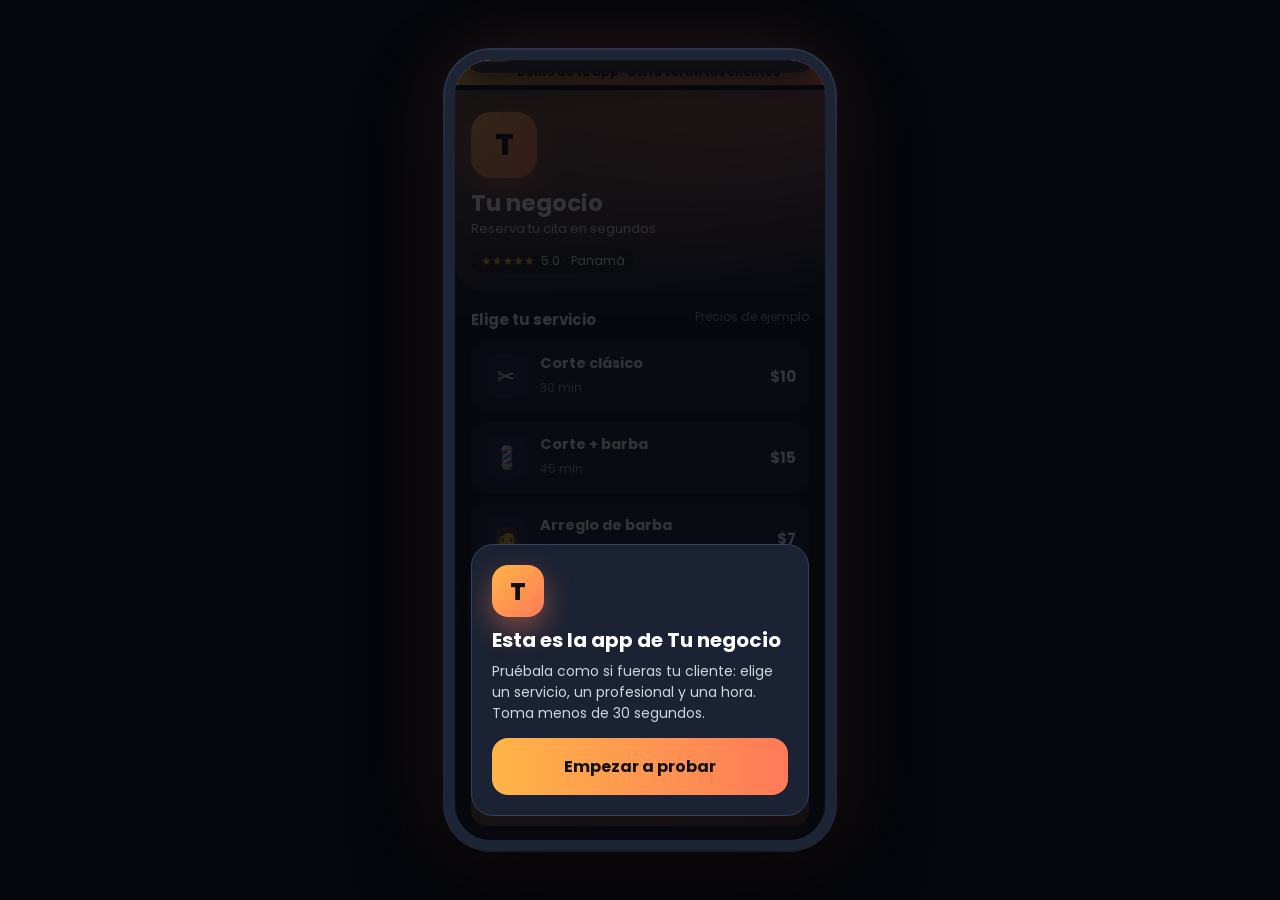
<file: app/index.html>
<!DOCTYPE html>
<html lang="es">
<head>
<meta charset="utf-8">
<meta name="viewport" content="width=device-width,initial-scale=1,viewport-fit=cover,user-scalable=no">
<meta name="theme-color" content="#0F1420">
<meta name="robots" content="noindex">
<meta name="apple-mobile-web-app-capable" content="yes">
<title>Reserva tu cita</title>
<link href="https://fonts.googleapis.com/css2?family=Poppins:wght@400;500;600;700;800&display=swap" rel="stylesheet">
<style>
:root{--c1:#FFB547;--c2:#FF7A59;--on:#111;--acc:#FFB547;--bg:#0F1420;--card:#1A2233;--card2:#232d42;--soft:#9AA3B8;--ok:#4DD98C}
*{box-sizing:border-box;margin:0;padding:0;-webkit-tap-highlight-color:transparent}
html,body{height:100%}
body{font-family:Poppins,system-ui,sans-serif;background:#05070c;color:#fff;display:flex;justify-content:center;align-items:center;min-height:100%}
/* En celular la app ocupa toda la pantalla; en computadora se ve dentro de un teléfono */
.device{width:100%;height:100dvh;background:var(--bg);position:relative;overflow:hidden;display:flex;flex-direction:column}
@media(min-width:700px){.device{width:390px;height:800px;border-radius:46px;border:10px solid #1d2435;box-shadow:0 40px 80px rgba(0,0,0,.6),0 0 0 2px #2e3850,0 0 80px rgba(255,122,89,.15)}}
.banner{position:absolute;top:0;left:0;right:0;z-index:30;background:linear-gradient(90deg,var(--c1),var(--c2));color:var(--on);font-size:11.5px;font-weight:700;text-align:center;padding:calc(4px + env(safe-area-inset-top)) 8px 4px}
.scr{position:absolute;inset:0;padding-top:calc(30px + env(safe-area-inset-top));display:flex;flex-direction:column;opacity:0;pointer-events:none;transform:translateX(30px);transition:.38s cubic-bezier(.2,.8,.2,1);background:var(--bg)}
.scr.on{opacity:1;pointer-events:auto;transform:none}.scr.back{transform:translateX(-30px)}
.body{flex:1;overflow-y:auto;padding:14px 16px 110px}
.hero{position:relative;padding:22px 16px 18px;background:radial-gradient(400px 200px at 80% 0,color-mix(in srgb,var(--c2) 45%,transparent),transparent),linear-gradient(160deg,color-mix(in srgb,var(--c1) 30%,#141b2b),#141b2b);border-radius:0 0 28px 28px}
.lg{width:66px;height:66px;border-radius:20px;background:linear-gradient(135deg,var(--c1),var(--c2));display:flex;align-items:center;justify-content:center;font-size:30px;font-weight:800;color:var(--on);overflow:hidden;box-shadow:0 12px 30px color-mix(in srgb,var(--c2) 45%,transparent)}
.hero h1{font-size:23px;margin-top:12px;line-height:1.15}.hero p{color:#dfe2ea;font-size:13px;margin-top:3px}
.rate{display:inline-flex;gap:6px;align-items:center;margin-top:9px;background:rgba(0,0,0,.25);border-radius:99px;padding:4px 10px;font-size:12px}.rate b{color:#FFC93C}
h3{font-size:15px;margin:16px 0 9px;display:flex;justify-content:space-between}h3 small{color:var(--soft);font-weight:400;font-size:12px}
.svc{display:flex;align-items:center;gap:12px;background:var(--card);border:1.5px solid transparent;border-radius:16px;padding:12px;margin-bottom:9px;cursor:pointer;transition:.2s}
.svc:active{transform:scale(.98)}.svc.sel{border-color:var(--acc);background:color-mix(in srgb,var(--acc) 10%,var(--card))}
.svc .ic{width:44px;height:44px;border-radius:13px;background:var(--card2);display:flex;align-items:center;justify-content:center;font-size:22px;flex:none}
.svc div{flex:1}.svc b{display:block;font-size:14.5px}.svc small{color:var(--soft);font-size:12px}.svc .p{font-weight:700;font-size:15px}
.team{display:flex;gap:10px;overflow-x:auto;padding-bottom:4px}.st{flex:none;width:86px;text-align:center;cursor:pointer}.st i{display:flex;width:62px;height:62px;margin:0 auto 5px;border-radius:50%;background:var(--card2);border:2.5px solid transparent;align-items:center;justify-content:center;font-style:normal;font-size:24px;font-weight:700}.st.sel i{border-color:var(--acc)}.st span{font-size:12px}.st small{display:block;color:var(--soft);font-size:10.5px}
.days{display:flex;gap:8px;overflow-x:auto;padding-bottom:4px}.dy{flex:none;width:58px;padding:9px 0;text-align:center;background:var(--card);border-radius:14px;cursor:pointer;border:1.5px solid transparent}.dy small{display:block;font-size:10.5px;color:var(--soft);text-transform:uppercase}.dy b{font-size:19px}.dy.sel{background:linear-gradient(135deg,var(--c1),var(--c2));color:var(--on)}.dy.sel small{color:var(--on)}
.hrs{display:grid;grid-template-columns:repeat(4,1fr);gap:7px}.hr{padding:10px 0;text-align:center;background:var(--card);border-radius:12px;font-size:13.5px;cursor:pointer;border:1.5px solid transparent}.hr.sel{border-color:var(--acc);color:var(--acc);font-weight:700}.hr.no{opacity:.3;text-decoration:line-through;pointer-events:none}
.bar{position:absolute;left:0;right:0;bottom:0;padding:12px 16px calc(14px + env(safe-area-inset-bottom));background:linear-gradient(180deg,transparent,var(--bg) 30%)}
.btn{width:100%;border:0;border-radius:16px;padding:16px;background:linear-gradient(90deg,var(--c1),var(--c2));color:var(--on);font:inherit;font-weight:700;font-size:16px;cursor:pointer;transition:.2s}.btn:disabled{opacity:.35}
.btn.ghost{background:var(--card);color:#fff;margin-top:8px;font-weight:600}
.nav{display:flex;align-items:center;gap:10px;padding:8px 14px}.nav button{background:var(--card);border:0;color:#fff;width:40px;height:40px;border-radius:12px;font-size:18px;cursor:pointer}.nav b{font-size:16px}
.sum{background:var(--card);border-radius:18px;padding:14px}.sum div{display:flex;justify-content:space-between;padding:7px 0;border-bottom:1px solid #2a3450;font-size:14px}.sum div:last-child{border:0}.sum span{color:var(--soft)}
input{width:100%;background:var(--card);border:1.5px solid #2f3a55;border-radius:14px;padding:13px;color:#fff;font:inherit;font-size:15px;margin-bottom:9px;outline:none}input:focus{border-color:var(--acc)}
.ok{text-align:center;padding-top:30px}.ok .ck{width:96px;height:96px;margin:0 auto 18px;border-radius:50%;background:var(--ok);display:flex;align-items:center;justify-content:center;font-size:48px;color:#0d2a18;animation:pop .5s cubic-bezier(.2,1.6,.4,1)}
@keyframes pop{from{transform:scale(0)}}
.noti{position:absolute;left:10px;right:10px;top:calc(36px + env(safe-area-inset-top));z-index:40;background:rgba(40,46,62,.92);backdrop-filter:blur(14px);border-radius:18px;padding:11px 13px;display:flex;gap:10px;align-items:flex-start;box-shadow:0 14px 30px rgba(0,0,0,.5);transform:translateY(-140%);transition:.5s cubic-bezier(.2,1.2,.4,1);font-size:13px}
.noti.on{transform:none}.noti .ic{width:36px;height:36px;border-radius:10px;background:linear-gradient(135deg,var(--c1),var(--c2));color:var(--on);font-weight:800;overflow:hidden;display:flex;align-items:center;justify-content:center;flex:none}.noti b{display:block;font-size:13px}.noti small{color:#c9cdd8}
.loy{background:linear-gradient(135deg,color-mix(in srgb,var(--c1) 40%,#221a33),color-mix(in srgb,var(--c2) 35%,#1a2233));border-radius:20px;padding:16px;margin-top:14px}
.loy .g{display:grid;grid-template-columns:repeat(6,1fr);gap:7px;margin-top:10px}.loy i{aspect-ratio:1;border-radius:50%;border:2px dashed rgba(255,255,255,.4);display:flex;align-items:center;justify-content:center;font-style:normal;font-size:13px}.loy i.f{border:0;background:#fff;color:#111;animation:pop .4s both}
.tabs{position:absolute;left:0;right:0;bottom:0;display:flex;background:rgba(20,27,43,.96);border-top:1px solid #2a3450;padding:8px 0 calc(8px + env(safe-area-inset-bottom));z-index:20}.tabs button{flex:1;background:none;border:0;color:var(--soft);font:inherit;font-size:10.5px;cursor:pointer}.tabs button b{display:block;font-size:20px}.tabs button.on{color:var(--acc)}
.kpi{display:grid;grid-template-columns:1fr 1fr;gap:9px}.kpi div{background:var(--card);border-radius:16px;padding:12px}.kpi b{font-size:24px;color:var(--acc);display:block}.kpi small{color:var(--soft);font-size:11.5px}
.ag{background:var(--card);border-radius:14px;padding:11px 12px;margin-bottom:8px;display:flex;gap:11px;align-items:center;font-size:13.5px}.ag .t{font-weight:700;color:var(--acc);width:52px}.ag small{display:block;color:var(--soft);font-size:11.5px}.ag.new{border:1.5px solid var(--ok);animation:pop .5s}
.lg img,.noti .ic img{width:100%;height:100%;object-fit:cover;background:#fff}.hint{color:var(--soft);font-size:12.5px;padding:6px 2px}
.ej{color:#6f7890;font-size:10.5px;text-align:center;margin-top:8px}
.tour{position:absolute;inset:0;z-index:50;background:rgba(5,7,12,.82);display:flex;align-items:flex-end;padding:20px 16px calc(24px + env(safe-area-inset-bottom))}.tour .c{background:var(--card);border:1px solid #34405c;border-radius:22px;padding:20px;width:100%}.tour h2{font-size:20px;margin:8px 0 6px}.tour p{color:#d0d4de;font-size:14px}
</style>
</head>
<body>
<div class="device" id="dev">
<div class="banner" id="banner">✨ Demo de tu app · así la verán tus clientes</div>
<div class="noti" id="noti"><div class="ic" id="nIc">G</div><div><b id="nT"></b><small id="nB"></small></div></div>

<!-- 1. Inicio -->
<section class="scr on" id="s-home">
  <div class="body" style="padding:0 0 110px">
    <div class="hero"><div class="lg" id="lg">G</div><h1 id="hName">Tu negocio</h1><p id="hSub">Reserva tu cita en segundos</p><div class="rate"><b>★★★★★</b> 5.0 · <span id="hZona">Panamá</span></div></div>
    <div style="padding:0 16px"><h3>Elige tu servicio <small id="svcTag">Precios de ejemplo</small></h3><div id="svcs"></div></div>
  </div>
  <div class="bar"><button class="btn" id="b1" disabled>Continuar</button></div>
</section>

<!-- 2. Profesional y hora -->
<section class="scr" id="s-time">
  <div class="nav"><button data-back="s-home">←</button><b>Elige con quién y cuándo</b></div>
  <div class="body" style="padding-top:4px">
    <h3>Profesional <small id="teamTag">Equipo de ejemplo</small></h3><div class="team" id="team"></div>
    <h3>Día</h3><div class="days" id="days"></div>
    <h3>Hora</h3><div class="hrs" id="hrs"></div><p class="hint" id="hrsHint"></p>
  </div>
  <div class="bar"><button class="btn" id="b2" disabled>Continuar</button></div>
</section>

<!-- 3. Confirmar -->
<section class="scr" id="s-conf">
  <div class="nav"><button data-back="s-time">←</button><b>Confirma tu cita</b></div>
  <div class="body" style="padding-top:4px">
    <div class="sum" id="sum"></div>
    <h3>Tus datos</h3><input id="cn" placeholder="Tu nombre" value="Cliente de prueba"><input id="ct" placeholder="Tu WhatsApp" value="6000-0000" inputmode="tel">
    <p class="ej">Sin registrarse, sin contraseñas, sin descargar nada.</p>
  </div>
  <div class="bar"><button class="btn" id="b3">Confirmar cita</button></div>
</section>

<!-- 4. Listo -->
<section class="scr" id="s-ok">
  <div class="body ok">
    <div class="ck">✓</div><h2 style="font-size:24px">¡Cita confirmada!</h2><p style="color:var(--soft);margin-top:6px" id="okT"></p>
    <div class="loy" id="loy"><b>🎁 Tu tarjeta de fidelidad</b><div style="font-size:12px;opacity:.85">12 sellos = 2 servicios de regalo</div><div class="g" id="loyG"></div></div>
    <button class="btn" style="margin-top:16px" id="toOwner">👀 Ver cómo lo ve el dueño</button>
    <button class="btn ghost" id="again">Hacer otra reserva</button>
  </div>
</section>

<!-- 5. Panel del dueño -->
<section class="scr" id="s-owner">
  <div class="nav"><button data-back="s-ok">←</button><b>Panel de <span id="oName">tu negocio</span></b></div>
  <div class="body" style="padding-top:4px;padding-bottom:160px">
    <div class="kpi"><div><b id="k1">8</b><small>citas hoy</small></div><div><b id="k2">3</b><small>clientes nuevos esta semana</small></div></div>
    <h3>Agenda de hoy <small>Datos de ejemplo</small></h3><div id="agenda"></div>
    <button class="btn" id="cta">Quiero esto para mi negocio</button>
    <button class="btn ghost" id="restart">Volver a probar como cliente</button>
  </div>
</section>

<div class="tour" id="tour"><div class="c"><div class="lg" id="tLg" style="width:52px;height:52px;font-size:24px;border-radius:16px">G</div><h2 id="tT">Esta es la app de tu negocio</h2><p>Pruébala como si fueras tu cliente: elige un servicio, un profesional y una hora. Toma menos de 30 segundos.</p><button class="btn" style="margin-top:14px" id="tGo">Empezar a probar</button></div></div>
</div>
<script>
// Demo instantánea de Glow. Se personaliza por URL: negocio, tipo, zona, c1, c2, logo (https) e id (lead de Glow Ventas).
// Con id, pide al Apps Script los servicios, equipo, horario y colores del onboarding (solo datos públicos) y mide hasta dónde llega el prospecto.
const CRM="https://script.google.com/macros/s/AKfycbw53Kj6yjSGP7bxH1mQsHP_DSMHkise9vzxW_GFCITxDwkmiIdaWBCOIVE7i9s49AI/exec";// misma URL de Glow Ventas
const q=new URLSearchParams(location.search),ID=(q.get("id")||"").replace(/[^\w-]/g,"").slice(0,20),WA="50761305139";
let NEG=(q.get("negocio")||"Tu negocio").trim().slice(0,40)||"Tu negocio",TIPO=q.get("tipo")||"Barbería",ZONA=(q.get("zona")||"Panamá").slice(0,40);
const $=id=>document.getElementById(id);
const esc=t=>String(t==null?"":t).replace(/[&<>"']/g,c=>({"&":"&amp;","<":"&lt;",">":"&gt;",'"':"&quot;","'":"&#39;"}[c]));
const hex=c=>/^#?[0-9a-f]{6}$/i.test(c||"")?(c[0]==="#"?c:"#"+c):null;
// ---------- colores: texto legible sobre la marca y un acento visible sobre fondo oscuro ----------
const rgb=h=>[1,3,5].map(i=>parseInt(h.slice(i,i+2),16));
const lum=h=>{const [r,g,b]=rgb(h).map(v=>{v/=255;return v<=.03928?v/12.92:Math.pow((v+.055)/1.055,2.4)});return .2126*r+.7152*g+.0722*b};
const mix=(h,w,t)=>"#"+rgb(h).map((v,i)=>Math.round(v+(rgb(w)[i]-v)*t).toString(16).padStart(2,"0")).join("");
function colores(c1,c2){const R=document.documentElement.style;c1=hex(c1);c2=hex(c2)||c1;if(!c1)return;
  R.setProperty("--c1",c1);R.setProperty("--c2",c2);
  R.setProperty("--on",(lum(c1)+lum(c2))/2>.3?"#111":"#fff");
  let a=lum(c1)>=lum(c2)?c1:c2;for(let k=0;k<6&&lum(a)<.22;k++)a=mix(a,"#ffffff",.25);R.setProperty("--acc",a);
  document.querySelector('meta[name=theme-color]').content=c1}
const URLC=!!hex(q.get("c1"));colores(q.get("c1")||"#FFB547",q.get("c2")||"#FF7A59");
// ---------- logo: si viene ?logo=https://… se usa; y si no hay colores en la URL, se toman del logo ----------
function logo(src){if(!/^https:\/\//i.test(src||""))return;const im=new Image();im.crossOrigin="anonymous";im.referrerPolicy="no-referrer";
  im.onload=()=>{["lg","tLg","nIc"].forEach(i=>{$(i).innerHTML="";$(i).appendChild(im.cloneNode())});if(!URLC)try{paleta(im)}catch(e){}};im.src=src}
function paleta(im){const c=document.createElement("canvas"),n=c.width=c.height=40,x=c.getContext("2d");x.drawImage(im,0,0,n,n);
  const d=x.getImageData(0,0,n,n).data,B={};for(let i=0;i<d.length;i+=4){if(d[i+3]<200)continue;const [r,g,b]=[d[i],d[i+1],d[i+2]],mx=Math.max(r,g,b),mn=Math.min(r,g,b);
    if(mx-mn<40||mx<50)continue;const k=[r,g,b].map(v=>v>>5).join();(B[k]=B[k]||{n:0,r:0,g:0,b:0}).n++;B[k].r+=r;B[k].g+=g;B[k].b+=b}
  const T=Object.values(B).sort((a,b)=>b.n-a.n).map(o=>"#"+[o.r,o.g,o.b].map(v=>Math.round(v/o.n).toString(16).padStart(2,"0")).join(""));
  if(T.length)colores(T[0],T.find(t=>t!==T[0])||mix(T[0],"#000000",.25))}// logo sin color (negro/blanco): se quedan los colores de siempre
// ---------- datos de ejemplo por tipo de negocio ----------
const SV={"Barbería":[["✂️","Corte clásico",30,10],["💈","Corte + barba",45,15],["🧔","Arreglo de barba",20,7],["👦","Corte de niño",25,8]],
"Salón de belleza":[["💇‍♀️","Corte y secado",45,20],["🎨","Tinte completo",90,45],["✨","Tratamiento capilar",40,30],["💁‍♀️","Peinado",40,25]],
"Spa":[["💆","Masaje relajante",60,45],["🧖","Facial hidratante",50,35],["🌿","Paquete spa",120,80],["🦶","Reflexología",40,30]],
"Uñas":[["💅","Manicura",40,12],["🦶","Pedicura",50,18],["✨","Uñas acrílicas",90,35],["🎨","Diseño de uñas",30,10]],
"Estética":[["✨","Limpieza facial",50,30],["👁️","Cejas y pestañas",30,25],["🪒","Depilación",30,20],["💉","Valoración",20,0]]};
const EQ={"Barbería":[["Carlos","Barbero"],["Luis","Barbero"],["Ana","Estilista"]],"Uñas":[["María","Manicurista"],["Sofía","Nail artist"],["Laura","Pedicurista"]],"Spa":[["Valeria","Masajista"],["Daniela","Esteticista"],["Paola","Terapeuta"]]};
let SVCS=SV[TIPO]||SV["Barbería"],TEAM=EQ[TIPO]||[["María","Estilista"],["Andrea","Colorista"],["Laura","Estilista"]];
let HOR={1:[540,1140],2:[540,1140],3:[540,1140],4:[540,1140],5:[540,1140],6:[540,1140],0:null};// minutos desde medianoche; domingo cerrado
// ---------- lectura del onboarding (formato de sistema/sitio/onboarding) ----------
const ICON=[[/barba/i,"🧔"],[/niñ/i,"👦"],[/corte|cabello|pelo/i,"✂️"],[/tinte|color|mecha|balay/i,"🎨"],[/pedi/i,"🦶"],[/uña|mani|acríl|gel/i,"💅"],[/masaje/i,"💆"],[/facial|limpieza/i,"🧖"],[/ceja|pesta/i,"👁️"],[/depil|cera/i,"🪒"],[/peinad|cepill|secad/i,"💁‍♀️"],[/trata|keratin|botox/i,"✨"]];
function servicios(t){return String(t||"").split("|").map(x=>x.split("·").map(y=>y.trim()).filter(Boolean)).filter(x=>x[0]).slice(0,12).map(x=>{
  const rest=x.slice(1).join(" "),n=(rest.match(/\d+(?:[.,]\d+)?/g)||[]).map(v=>parseFloat(v.replace(",",".")));
  let precio=n[0],min=n[1];if(n.length===1&&/min/i.test(rest)&&!/\$/.test(rest)){min=n[0];precio=undefined}
  const ic=(ICON.find(i=>i[0].test(x[0]))||[0,(SVCS[0]||["✨"])[0]])[1];
  return [ic,x[0].slice(0,40),min>0&&min<=480?Math.round(min):30,precio>=0?precio:null]})}
function equipo(t){return String(t||"").split("|").map(x=>x.split("·").map(y=>y.trim())).filter(x=>x[0]).slice(0,8).map(x=>[x[0].slice(0,20),(x[1]||"Profesional").slice(0,24)])}
function horario(t){const D={lun:1,mar:2,"mié":3,mie:3,jue:4,vie:5,"sáb":6,sab:6,dom:0},H={},m=h=>{const [a,b]=h.split(":").map(Number);return a*60+(b||0)};let ok=0;
  String(t||"").split(",").forEach(p=>{const r=p.trim().match(/^(\S+)\s+(\d{1,2}:\d{2})\s*-\s*(\d{1,2}:\d{2})/),k=D[(p.trim().split(/\s/)[0]||"").toLowerCase()];
    if(k===undefined)return;if(r&&m(r[3])>m(r[2])){H[k]=[m(r[2]),m(r[3])];ok++}else H[k]=null});
  if(ok){[0,1,2,3,4,5,6].forEach(k=>{if(!(k in H))H[k]=null});HOR=H}}
// ---------- pintar ----------
let S={svc:null,st:null,day:null,hr:null};
const precio=s=>s[3]==null?"Consultar":s[3]?"$"+s[3]:"Gratis";
function pintarNegocio(){const ini=NEG[0].toUpperCase();document.title="Reserva en "+NEG;["lg","tLg","nIc"].forEach(i=>{if(!$(i).querySelector("img"))$(i).textContent=ini});
  $("hName").textContent=NEG;$("oName").textContent=NEG;$("hZona").textContent=ZONA;$("tT").textContent="Esta es la app de "+NEG}
function pintarServicios(){$("svcs").innerHTML=SVCS.map((s,i)=>`<div class="svc" data-i="${i}"><div class="ic">${s[0]}</div><div><b>${esc(s[1])}</b><small>${s[2]} min</small></div><span class="p">${precio(s)}</span></div>`).join("");
  document.querySelectorAll(".svc").forEach(e=>e.onclick=()=>{document.querySelectorAll(".svc").forEach(x=>x.classList.remove("sel"));e.classList.add("sel");S.svc=SVCS[e.dataset.i];$("b1").disabled=false})}
function pintarEquipo(){$("team").innerHTML=[["Cualquiera","Primer disponible"],...TEAM].map((t,i)=>`<div class="st" data-i="${i}"><i>${i?esc(t[0][0].toUpperCase()):"⚡"}</i><span>${esc(t[0])}</span><small>${esc(t[1])}</small></div>`).join("");
  document.querySelectorAll(".st").forEach(e=>e.onclick=()=>{document.querySelectorAll(".st").forEach(x=>x.classList.remove("sel"));e.classList.add("sel");S.st=e.querySelector("span").textContent;chk()})}
const DN=["Dom","Lun","Mar","Mié","Jue","Vie","Sáb"],MN=["ene","feb","mar","abr","may","jun","jul","ago","sep","oct","nov","dic"];
const h12=m=>{const h=Math.floor(m/60),mm=String(m%60).padStart(2,"0");return `${h%12||12}:${mm} ${h<12?"am":"pm"}`};
function libres(d){const r=HOR[d.getDay()];if(!r)return[];const dur=S.svc?S.svc[2]:30,ahora=new Date(),out=[];
  const hoy=d.toDateString()===ahora.toDateString(),min=hoy?ahora.getHours()*60+ahora.getMinutes()+30:0;
  for(let t=r[0];t+dur<=r[1];t+=30)if(t>=min)out.push(t);return out}
function pintarDias(){const hoy=new Date();let html="",n=0;for(let i=0;i<21&&n<10;i++){const d=new Date(hoy);d.setHours(12,0,0,0);d.setDate(d.getDate()+i);
    if(!libres(d).length)continue;n++;html+=`<div class="dy" data-d="${d.toISOString()}"><small>${i===0?"Hoy":i===1?"Mañana":DN[d.getDay()]}</small><b>${d.getDate()}</b><small>${MN[d.getMonth()]}</small></div>`}
  $("days").innerHTML=html;S.day=null;S.hr=null;$("hrs").innerHTML="";$("hrsHint").textContent="Elige un día para ver las horas libres.";chk();
  document.querySelectorAll(".dy").forEach((e,i)=>e.onclick=()=>{document.querySelectorAll(".dy").forEach(x=>x.classList.remove("sel"));e.classList.add("sel");S.day=new Date(e.dataset.d);S.hr=null;horas(i+2);chk()})}
function horas(seed){const L=libres(S.day);$("hrsHint").textContent="";
  $("hrs").innerHTML=L.map((t,i)=>`<div class="hr ${((i*7+seed)%5===0&&L.length>3)?"no":""}">${h12(t)}</div>`).join("");
  document.querySelectorAll(".hr").forEach(e=>e.onclick=()=>{document.querySelectorAll(".hr").forEach(x=>x.classList.remove("sel"));e.classList.add("sel");S.hr=e.textContent;chk()})}
function chk(){$("b2").disabled=!(S.st&&S.day&&S.hr)}
pintarNegocio();pintarServicios();pintarEquipo();pintarDias();logo(q.get("logo"));
// ---------- medición: hasta dónde llega el prospecto (solo si el link trae id) ----------
function evento(paso){if(!ID||!CRM)return;try{fetch(CRM,{method:"POST",keepalive:true,body:JSON.stringify({action:"evento",id:ID,paso})}).catch(()=>{})}catch(e){}}
if(ID&&CRM)fetch(`${CRM}?action=demo&id=${encodeURIComponent(ID)}`).then(r=>r.json()).then(d=>{if(!d||!d.ok)return;
  if(d.negocio&&!q.get("negocio"))NEG=String(d.negocio).trim().slice(0,40)||NEG;if(d.zona&&!q.get("zona"))ZONA=String(d.zona).slice(0,40);
  if(d.tipo&&!q.get("tipo")&&SV[d.tipo]){TIPO=d.tipo;SVCS=SV[TIPO];TEAM=EQ[TIPO]||TEAM}
  const s=servicios(d.servicios),t=equipo(d.equipo);
  if(s.length){SVCS=s;$("svcTag").textContent="Tus servicios"}if(t.length){TEAM=t;$("teamTag").textContent="Tu equipo"}
  horario(d.horario);if(d.eslogan)$("hSub").textContent=String(d.eslogan).slice(0,100);
  if(!URLC&&d.colores){const c=String(d.colores).split(/\s+/);colores(c[0],c[1])}
  if(d.onboarding)$("banner").textContent="✨ Tu app con tus datos · versión de prueba";
  if(cur==="s-home"){S={svc:null,st:null,day:null,hr:null};$("b1").disabled=true;pintarNegocio();pintarServicios();pintarEquipo();pintarDias()}}).catch(()=>{});
// ---------- navegación ----------
const fl=d=>`${["domingo","lunes","martes","miércoles","jueves","viernes","sábado"][d.getDay()]} ${d.getDate()} de ${["enero","febrero","marzo","abril","mayo","junio","julio","agosto","septiembre","octubre","noviembre","diciembre"][d.getMonth()]}`;
let cur="s-home";function go(id,back){const a=$(cur),b=$(id);a.classList.remove("on");a.classList.toggle("back",!back);b.classList.remove("back");b.classList.add("on");cur=id}
document.querySelectorAll("[data-back]").forEach(b=>b.onclick=()=>go(b.dataset.back,true));
$("b1").onclick=()=>{pintarDias();go("s-time")};// las horas dependen de cuánto dura el servicio
$("b2").onclick=()=>{$("sum").innerHTML=`<div><span>Servicio</span><b>${esc(S.svc[1])}</b></div><div><span>Con</span><b>${esc(S.st)}</b></div><div><span>Día</span><b>${fl(S.day)}</b></div><div><span>Hora</span><b>${esc(S.hr)}</b></div><div><span>Precio</span><b>${precio(S.svc)}</b></div><div><span>Lugar</span><b>${esc(NEG)}</b></div>`;go("s-conf")};
function noti(t,b,ms){$("nT").textContent=t;$("nB").textContent=b;$("noti").classList.add("on");clearTimeout(noti.t);noti.t=setTimeout(()=>$("noti").classList.remove("on"),ms||3200)}
$("b3").onclick=()=>{$("okT").textContent=`${S.svc[1]} con ${S.st}, ${fl(S.day)} a las ${S.hr}. Te enviamos la confirmación por WhatsApp.`;go("s-ok");
  const g=$("loyG");g.innerHTML="";for(let i=0;i<12;i++)g.insertAdjacentHTML("beforeend",`<i>${i>=10?"🎁":""}</i>`);setTimeout(()=>{g.children[0].classList.add("f");g.children[0].textContent="✓"},700);
  setTimeout(()=>noti(NEG+" · ahora","✅ Tu cita quedó confirmada: "+S.hr+" con "+S.st+"."),900);
  setTimeout(()=>noti(NEG+" · recordatorio","⏰ Mañana a las "+S.hr+" es tu cita. ¡Te esperamos!",3600),5200)};
$("again").onclick=()=>{S={svc:null,st:null,day:null,hr:null};document.querySelectorAll(".sel").forEach(x=>x.classList.remove("sel"));$("b1").disabled=true;$("b2").disabled=true;go("s-home",true)};
$("toOwner").onclick=()=>{const T=i=>TEAM[i%TEAM.length][0],V=i=>SVCS[i%SVCS.length][1],A=[["9:00",T(0),V(0)],["10:30",T(1),V(1)],["11:30",T(2),V(2)],["3:00",T(0),V(0)]];
  $("agenda").innerHTML=`<div class="ag new"><span class="t">${esc(S.hr.split(" ")[0])}</span><div><b>${esc($("cn").value||"Cliente nuevo")} · NUEVA</b><small>${esc(S.svc[1])} · con ${esc(S.st)} · reservó desde la app</small></div></div>`+A.map(a=>`<div class="ag"><span class="t">${a[0]}</span><div><b>Cliente de ejemplo</b><small>${esc(a[2])} · con ${esc(a[1])}</small></div></div>`).join("");
  go("s-owner");evento("panel");setTimeout(()=>noti(NEG+" · panel","🔔 Nueva reserva: "+S.svc[1]+" a las "+S.hr),700)};
$("restart").onclick=()=>$("again").onclick();
$("cta").onclick=()=>{evento("quiero");location.href=ID?`../propuesta/?id=${encodeURIComponent(ID)}&negocio=${encodeURIComponent(NEG)}`:`https://wa.me/${WA}?text=${encodeURIComponent("Hola, probé la demo de la app de "+NEG+" y la quiero para mi negocio")}`};
$("tGo").onclick=()=>{$("tour").remove();evento("abrio");setTimeout(()=>noti(NEG,"👋 ¡Bienvenido! Reserva tu cita en 3 toques."),600)};
</script>
</body>
</html>
</file>
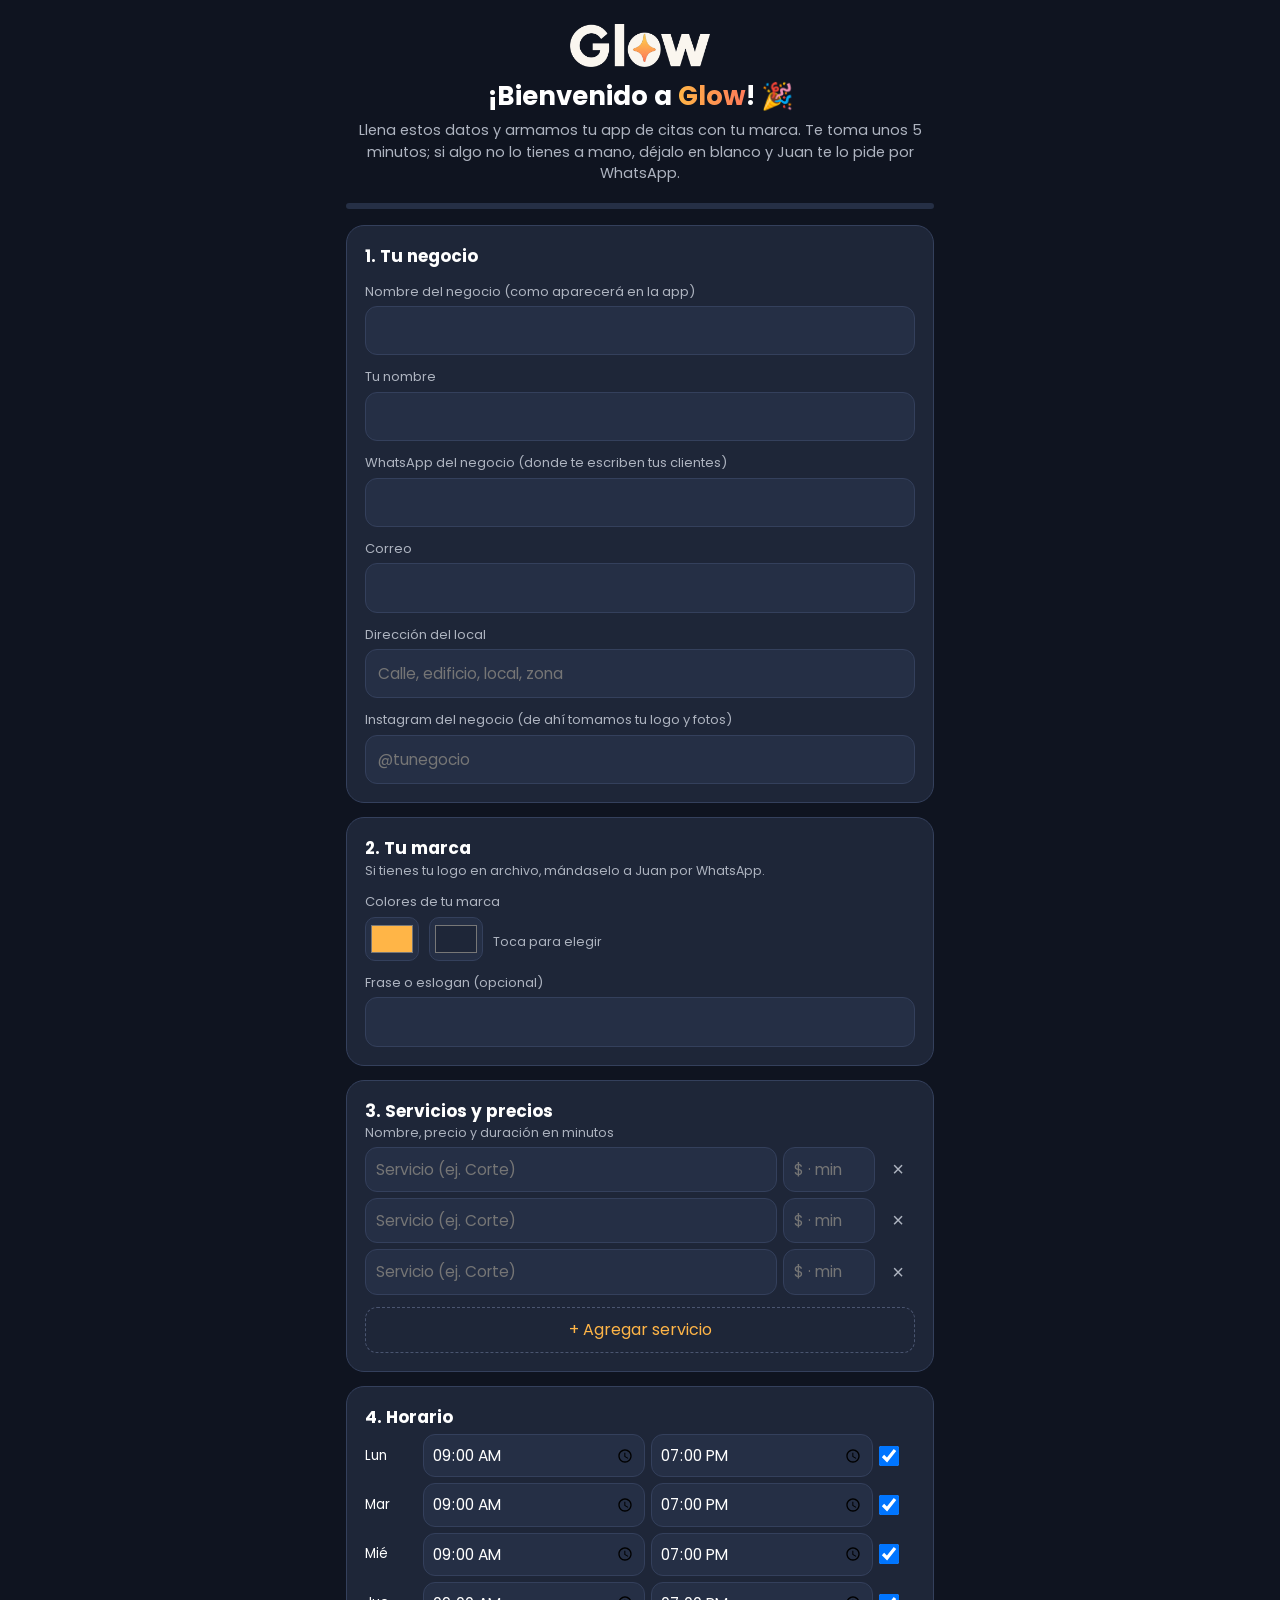
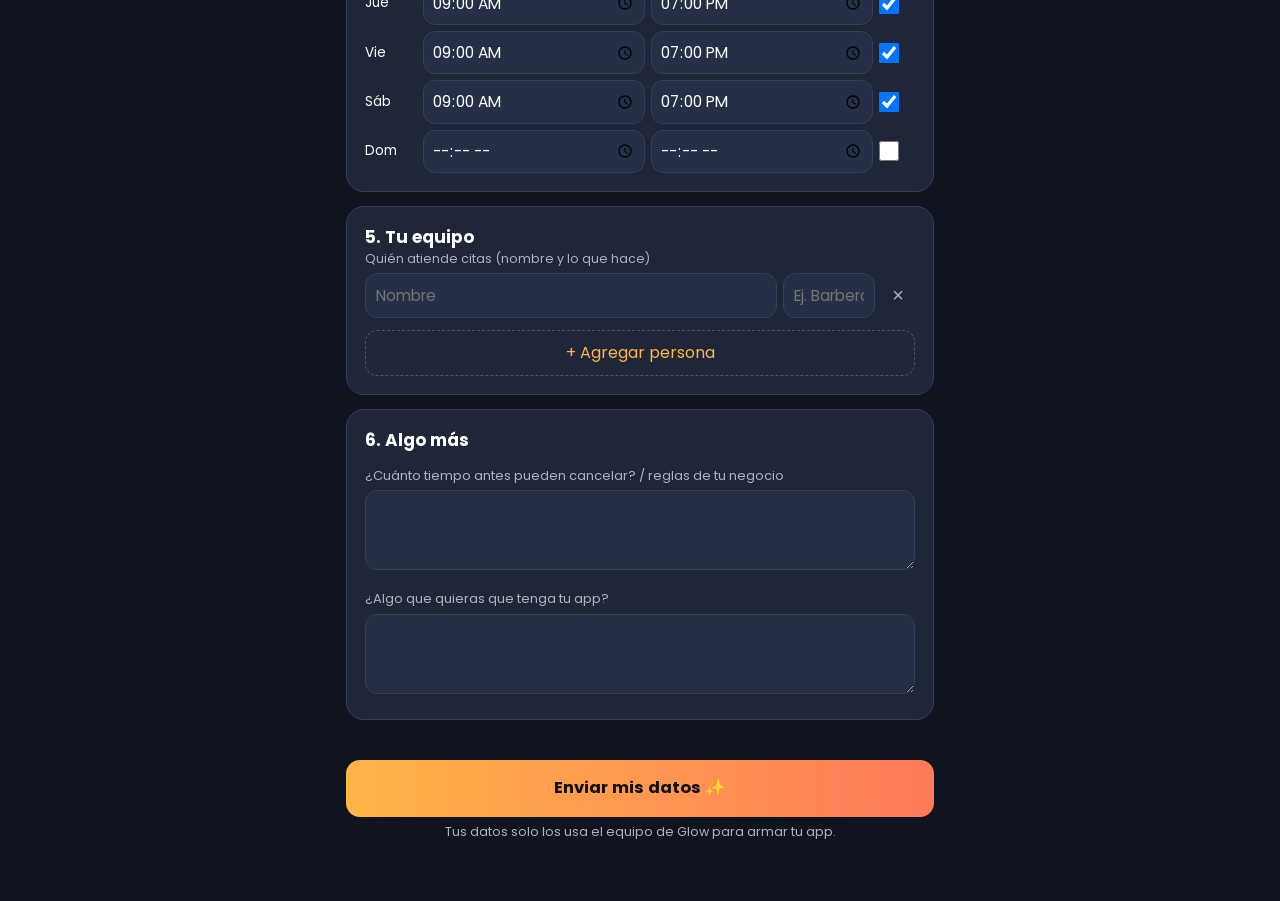
<file: onboarding/index.html>
<!DOCTYPE html>
<html lang="es">
<head>
<meta charset="utf-8">
<meta name="viewport" content="width=device-width,initial-scale=1,viewport-fit=cover">
<meta name="theme-color" content="#0F1420">
<meta name="robots" content="noindex">
<title>Bienvenido a Glow · Datos de tu app</title>
<link rel="icon" href="../ventas/icon-192.png">
<link href="https://fonts.googleapis.com/css2?family=Poppins:wght@400;500;600;700&display=swap" rel="stylesheet">
<style>
:root{--bg:#0F1420;--card:#1E2638;--card2:#252f45;--a:#FFB547;--b:#FF7A59;--soft:#AEB4C0;--ok:#4DD98C;--bad:#F0545F}
*{box-sizing:border-box;margin:0;padding:0}
body{font-family:Poppins,system-ui,sans-serif;background:var(--bg);color:#fff;line-height:1.5}
.w{max-width:620px;margin:0 auto;padding:24px 16px 60px}
.logo{display:block;width:140px;margin:0 auto 14px}
h1{font-size:26px;line-height:1.2;text-align:center}h1 span{background:linear-gradient(90deg,var(--a),var(--b));-webkit-background-clip:text;color:transparent}
.sub{color:var(--soft);text-align:center;margin:8px 0 18px;font-size:14.5px}
.bar{height:6px;background:var(--card2);border-radius:9px;overflow:hidden;margin-bottom:16px}.bar i{display:block;height:100%;width:0;background:linear-gradient(90deg,var(--a),var(--b));transition:.4s}
.card{background:var(--card);border:1px solid #34405c;border-radius:18px;padding:18px;margin-bottom:14px}
h2{font-size:17px;margin-bottom:4px}h2 small{display:block;color:var(--soft);font-weight:400;font-size:12.5px}
label{display:block;font-size:13px;color:var(--soft);margin:12px 0 5px}
input,select,textarea{width:100%;background:var(--card2);border:1.5px solid #34405c;border-radius:12px;padding:12px;color:#fff;font:inherit;font-size:15.5px;outline:none}
input:focus,textarea:focus,select:focus{border-color:var(--a)}
textarea{min-height:80px}
.row{display:grid;grid-template-columns:1fr 92px 34px;gap:6px;margin-bottom:6px}.row input{padding:10px}
.x{background:none;border:0;color:var(--soft);font-size:20px;cursor:pointer}
.add{margin-top:6px;background:none;border:1.5px dashed #4a5570;color:var(--a);border-radius:12px;padding:10px;width:100%;font:inherit;cursor:pointer}
.days{display:grid;gap:6px}.day{display:grid;grid-template-columns:52px 1fr 1fr 36px;gap:6px;align-items:center;font-size:13.5px}
.day input[type=time]{padding:8px}.day input[type=checkbox]{width:20px;height:20px}
.colors{display:flex;gap:10px;align-items:center}.colors input[type=color]{width:54px;height:44px;padding:3px;border-radius:10px}
.btn{display:block;width:100%;margin-top:6px;padding:16px;border:0;border-radius:14px;background:linear-gradient(90deg,var(--a),var(--b));color:#111;font:inherit;font-weight:700;font-size:16.5px;cursor:pointer}
.btn:disabled{opacity:.6}
.err{color:var(--bad);font-size:14px;min-height:20px;margin:6px 0}
.done{display:none;text-align:center}.done b{font-size:44px;display:block}
.note{font-size:12.5px;color:var(--soft);margin-top:6px}
</style>
</head>
<body>
<div class="w">
<img class="logo" src="../logo.png" alt="Glow">
<div id="form">
<h1>¡Bienvenido a <span>Glow</span>! 🎉</h1>
<p class="sub">Llena estos datos y armamos tu app de citas con tu marca. Te toma unos 5 minutos; si algo no lo tienes a mano, déjalo en blanco y Juan te lo pide por WhatsApp.</p>
<div class="bar"><i id="bar"></i></div>

<div class="card"><h2>1. Tu negocio</h2>
<label>Nombre del negocio (como aparecerá en la app)</label><input id="negocio" maxlength="80">
<label>Tu nombre</label><input id="nombre" maxlength="80">
<label>WhatsApp del negocio (donde te escriben tus clientes)</label><input id="whatsapp" inputmode="tel" maxlength="20">
<label>Correo</label><input id="email" type="email" maxlength="120">
<label>Dirección del local</label><input id="direccion" maxlength="200" placeholder="Calle, edificio, local, zona">
<label>Instagram del negocio (de ahí tomamos tu logo y fotos)</label><input id="instagram" maxlength="60" placeholder="@tunegocio">
</div>

<div class="card"><h2>2. Tu marca<small>Si tienes tu logo en archivo, mándaselo a Juan por WhatsApp.</small></h2>
<label>Colores de tu marca</label>
<div class="colors"><input type="color" id="c1" value="#FFB547"><input type="color" id="c2" value="#1E2638"><span class="note">Toca para elegir</span></div>
<label>Frase o eslogan (opcional)</label><input id="eslogan" maxlength="100">
</div>

<div class="card"><h2>3. Servicios y precios<small>Nombre, precio y duración en minutos</small></h2>
<div id="svcs"></div><button class="add" type="button" id="addSvc">+ Agregar servicio</button>
</div>

<div class="card"><h2>4. Horario</h2><div class="days" id="days"></div></div>

<div class="card"><h2>5. Tu equipo<small>Quién atiende citas (nombre y lo que hace)</small></h2>
<div id="team"></div><button class="add" type="button" id="addTeam">+ Agregar persona</button>
</div>

<div class="card"><h2>6. Algo más</h2>
<label>¿Cuánto tiempo antes pueden cancelar? / reglas de tu negocio</label><textarea id="reglas" maxlength="600"></textarea>
<label>¿Algo que quieras que tenga tu app?</label><textarea id="extra" maxlength="600"></textarea>
</div>

<p class="err" id="err"></p>
<button class="btn" id="send">Enviar mis datos ✨</button>
<p class="note" style="text-align:center">Tus datos solo los usa el equipo de Glow para armar tu app.</p>
</div>
<div class="done card" id="done"><b>🎉</b><h2>¡Recibimos todo!</h2><p class="sub">Juan te escribe por WhatsApp para coordinar la entrega de tu app y la capacitación de tu equipo.</p></div>
</div>
<script>
const CRM="https://script.google.com/macros/s/AKfycbw53Kj6yjSGP7bxH1mQsHP_DSMHkise9vzxW_GFCITxDwkmiIdaWBCOIVE7i9s49AI/exec";// misma URL del Apps Script de Glow Ventas
const ENDPOINT="https://formsubmit.co/ajax/somosglowapp@gmail.com";
const $=id=>document.getElementById(id);const q=new URLSearchParams(location.search);
["negocio","nombre"].forEach(k=>{if(q.get(k))$(k).value=q.get(k).slice(0,80)});
function fila(cont,ph1,ph2,typ){const d=document.createElement("div");d.className="row";d.innerHTML=`<input placeholder="${ph1}" maxlength="60"><input placeholder="${ph2}" ${typ?'inputmode="decimal"':''} maxlength="30"><button class="x" type="button" aria-label="Quitar">×</button>`;d.querySelector(".x").onclick=()=>d.remove();cont.appendChild(d)}
const svcs=$("svcs"),team=$("team");
[["Corte","$10 · 30"],["Barba","$7 · 20"],["",""]].forEach(()=>fila(svcs,"Servicio (ej. Corte)","$ · min",1));
$("addSvc").onclick=()=>fila(svcs,"Servicio","$ · min",1);
fila(team,"Nombre","Ej. Barbero");$("addTeam").onclick=()=>fila(team,"Nombre","Lo que hace");
const D=["Lun","Mar","Mié","Jue","Vie","Sáb","Dom"];
D.forEach((d,i)=>{const e=document.createElement("div");e.className="day";e.innerHTML=`<span>${d}</span><input type="time" value="${i<6?"09:00":""}"><input type="time" value="${i<6?"19:00":""}"><input type="checkbox" ${i<6?"checked":""} title="Abierto">`;$("days").appendChild(e)});
document.addEventListener("input",()=>{const f=[...document.querySelectorAll("#form input:not([type=color]):not([type=checkbox]):not([type=time]),#form textarea")];$("bar").style.width=Math.round(100*f.filter(x=>x.value.trim()).length/f.length)+"%"});
const rows=c=>[...c.querySelectorAll(".row")].map(r=>[...r.querySelectorAll("input")].map(i=>i.value.trim())).filter(r=>r[0]);
$("send").onclick=async()=>{
  const v=k=>$(k).value.trim();$("err").textContent="";
  if(!v("negocio"))return $("err").textContent="Escribe el nombre de tu negocio.";
  if(v("whatsapp").replace(/\D/g,"").length<7)return $("err").textContent="Escribe un WhatsApp válido.";
  const horario=[...document.querySelectorAll(".day")].map((e,i)=>{const t=e.querySelectorAll("input");return t[2].checked?`${D[i]} ${t[0].value}-${t[1].value}`:`${D[i]} cerrado`}).join(", ");
  const servicios=rows(svcs).map(r=>r.join(" · ")).join(" | "),equipo=rows(team).map(r=>r.join(" · ")).join(" | ");
  const datos={negocio:v("negocio"),nombre:v("nombre"),whatsapp:v("whatsapp"),email:v("email"),direccion:v("direccion"),instagram:v("instagram"),colores:`${$("c1").value} ${$("c2").value}`,eslogan:v("eslogan"),servicios,horario,equipo,reglas:v("reglas"),extra:v("extra"),lead:q.get("id")||""};
  const b=$("send");b.disabled=true;b.textContent="Enviando…";
  const aC=CRM?fetch(CRM,{method:"POST",body:JSON.stringify({action:"onboarding",...datos})}).then(r=>r.json()).then(j=>j.ok===true).catch(()=>false):Promise.resolve(false);
  const aM=fetch(ENDPOINT,{method:"POST",headers:{"Content-Type":"application/json",Accept:"application/json"},body:JSON.stringify({_subject:`🎉 Onboarding Glow: ${datos.negocio}`,_template:"table",_captcha:"false",...datos})}).then(async r=>{const j=await r.json().catch(()=>({}));return r.ok&&String(j.success)==="true"}).catch(()=>false);
  const [c,m]=await Promise.all([aC,aM]);
  if(c||m){$("form").style.display="none";$("done").style.display="block";scrollTo(0,0)}
  else{b.disabled=false;b.textContent="Enviar mis datos ✨";$("err").innerHTML=`No pudimos enviar. <a style="color:#FFB547" target="_blank" href="https://wa.me/50761305139?text=${encodeURIComponent("Hola Juan, estos son los datos de mi negocio para Glow:\n"+Object.entries(datos).filter(e=>e[1]).map(e=>e[0]+": "+e[1]).join("\n"))}">Envíaselos a Juan por WhatsApp 👉</a>`}
};
</script>
</body>
</html>
</file>
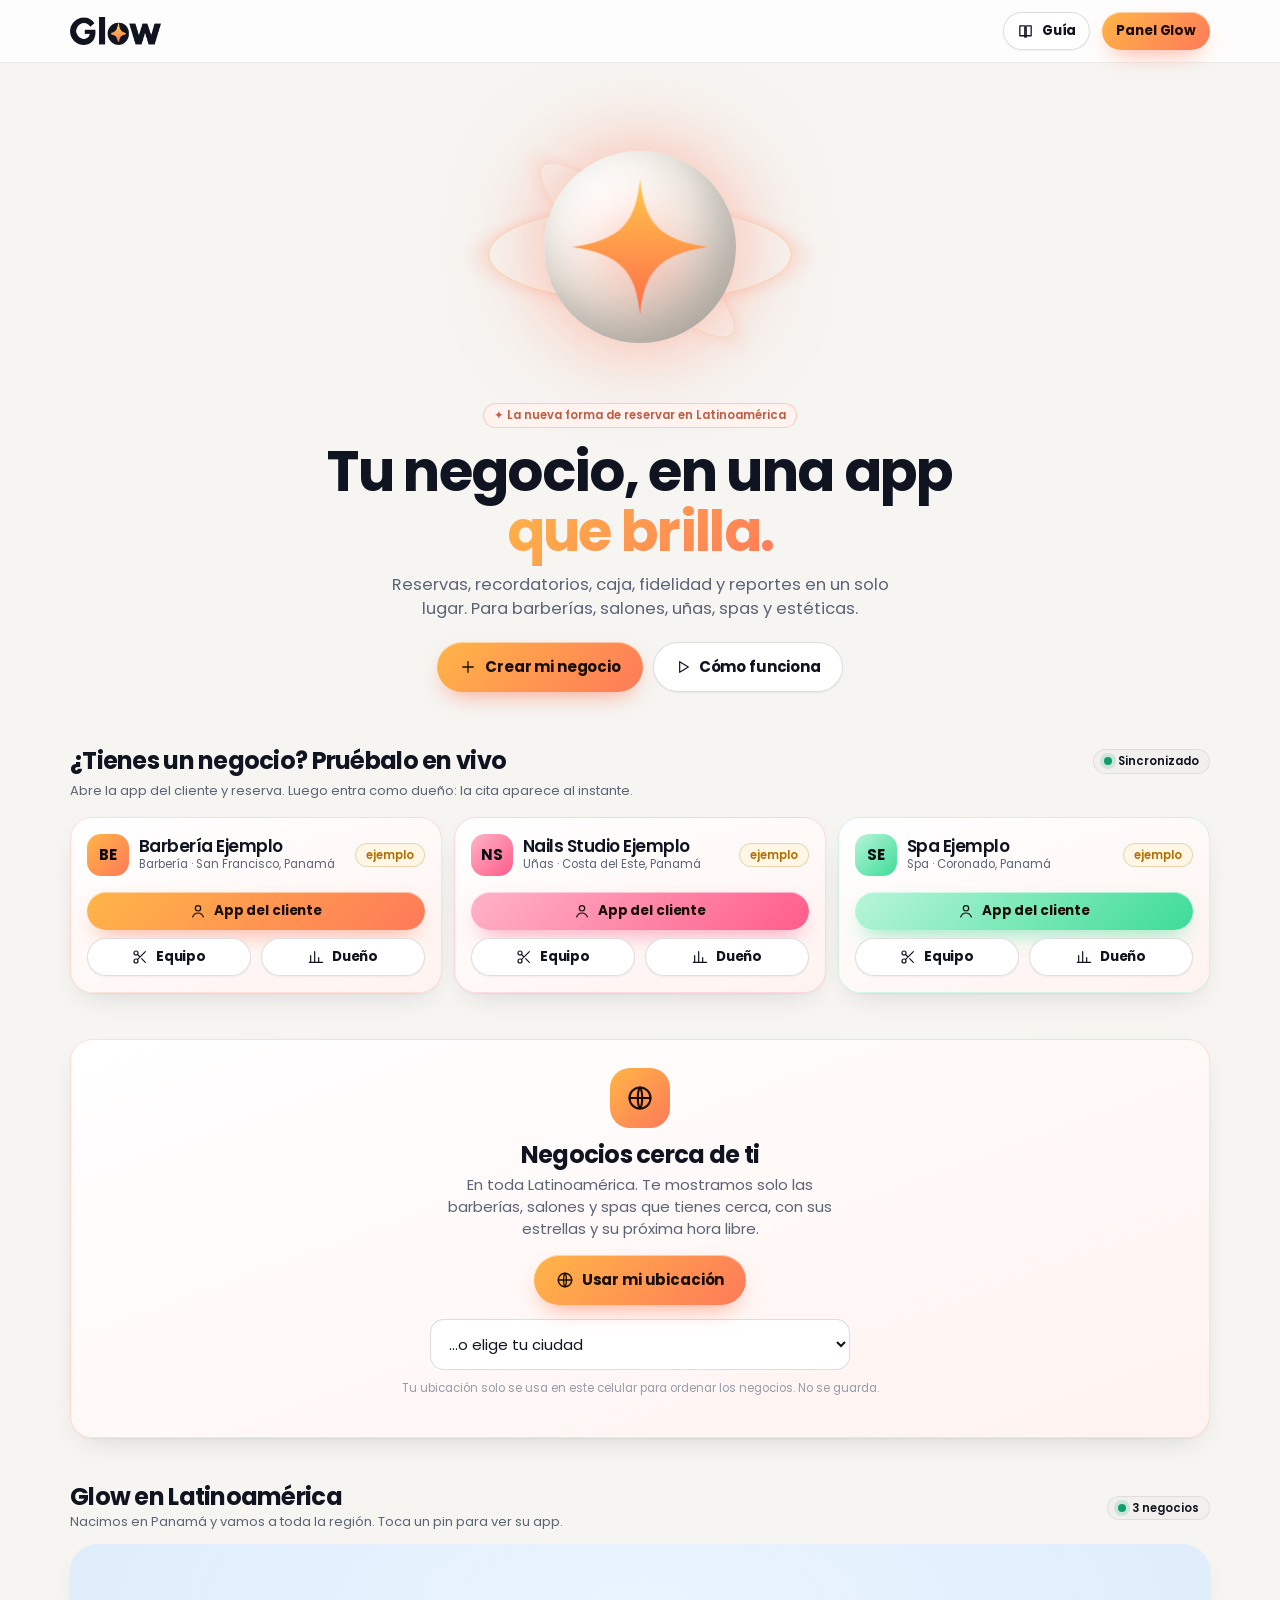
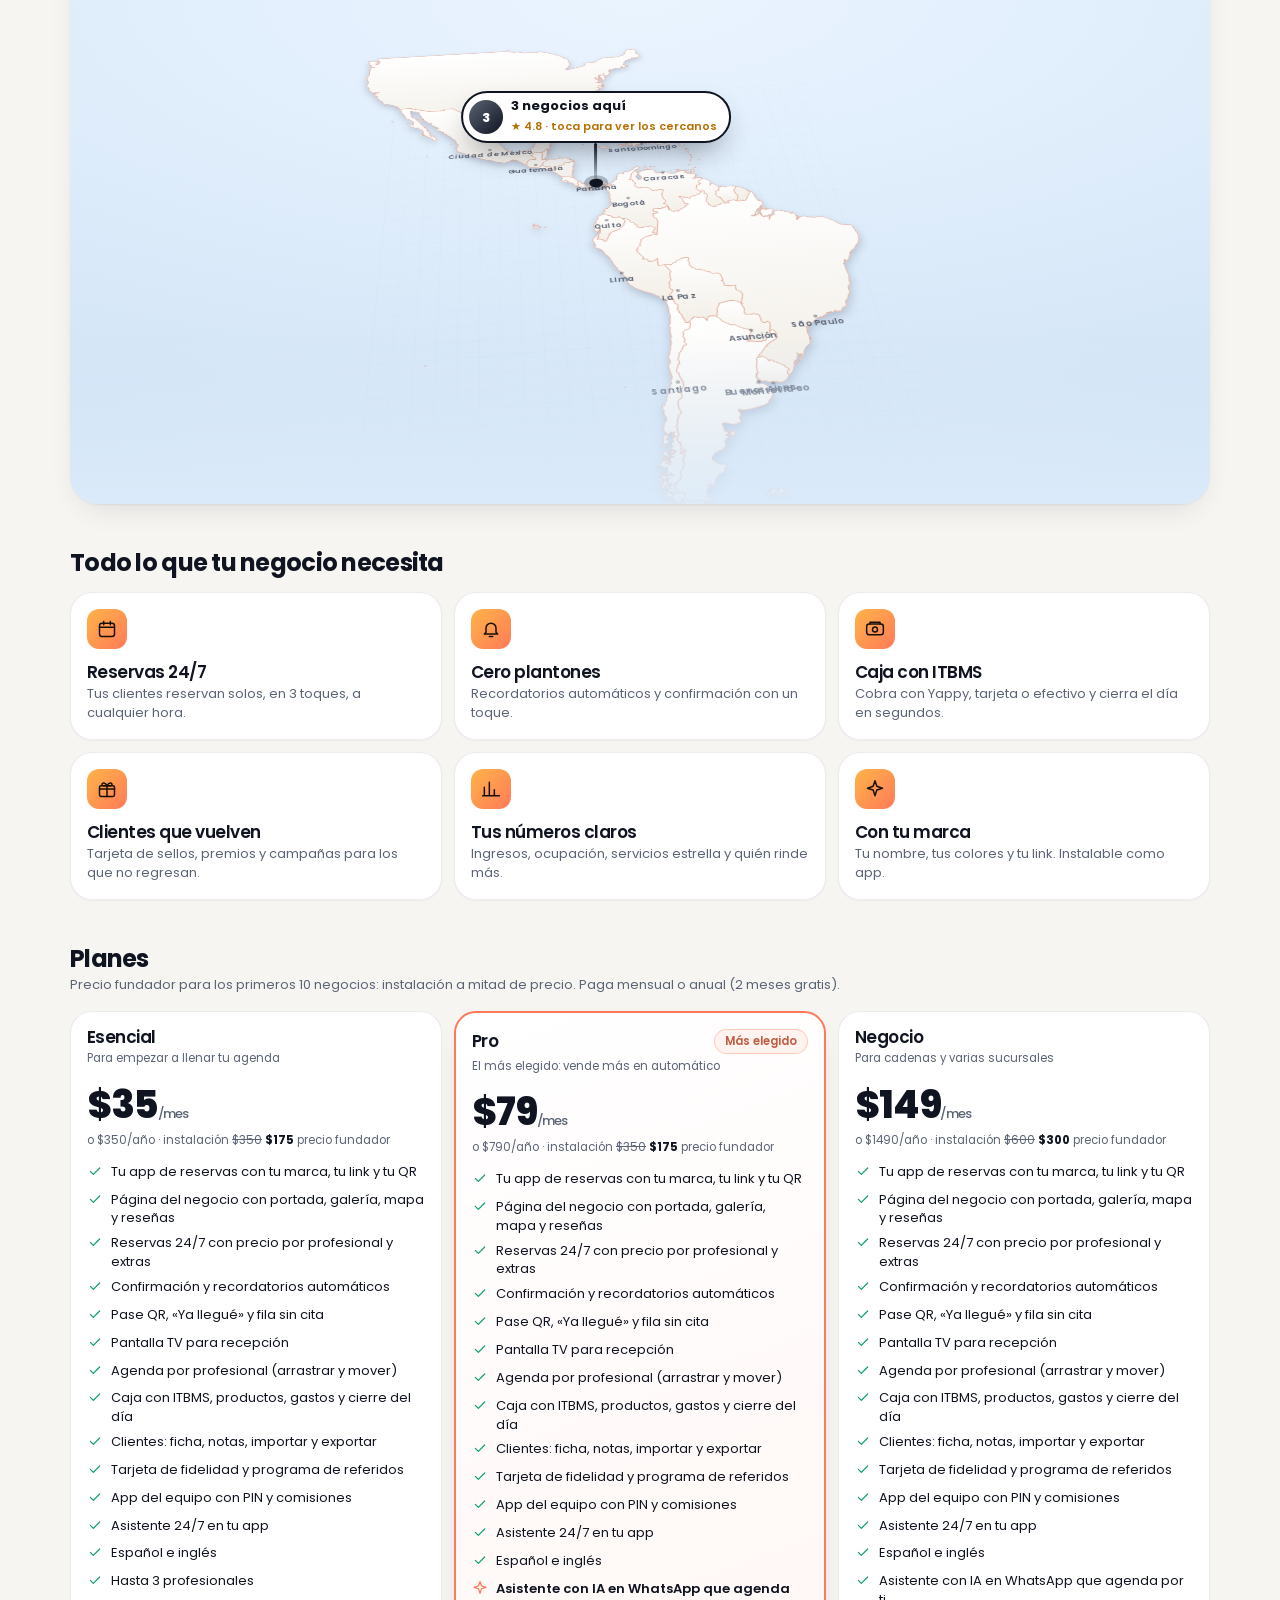
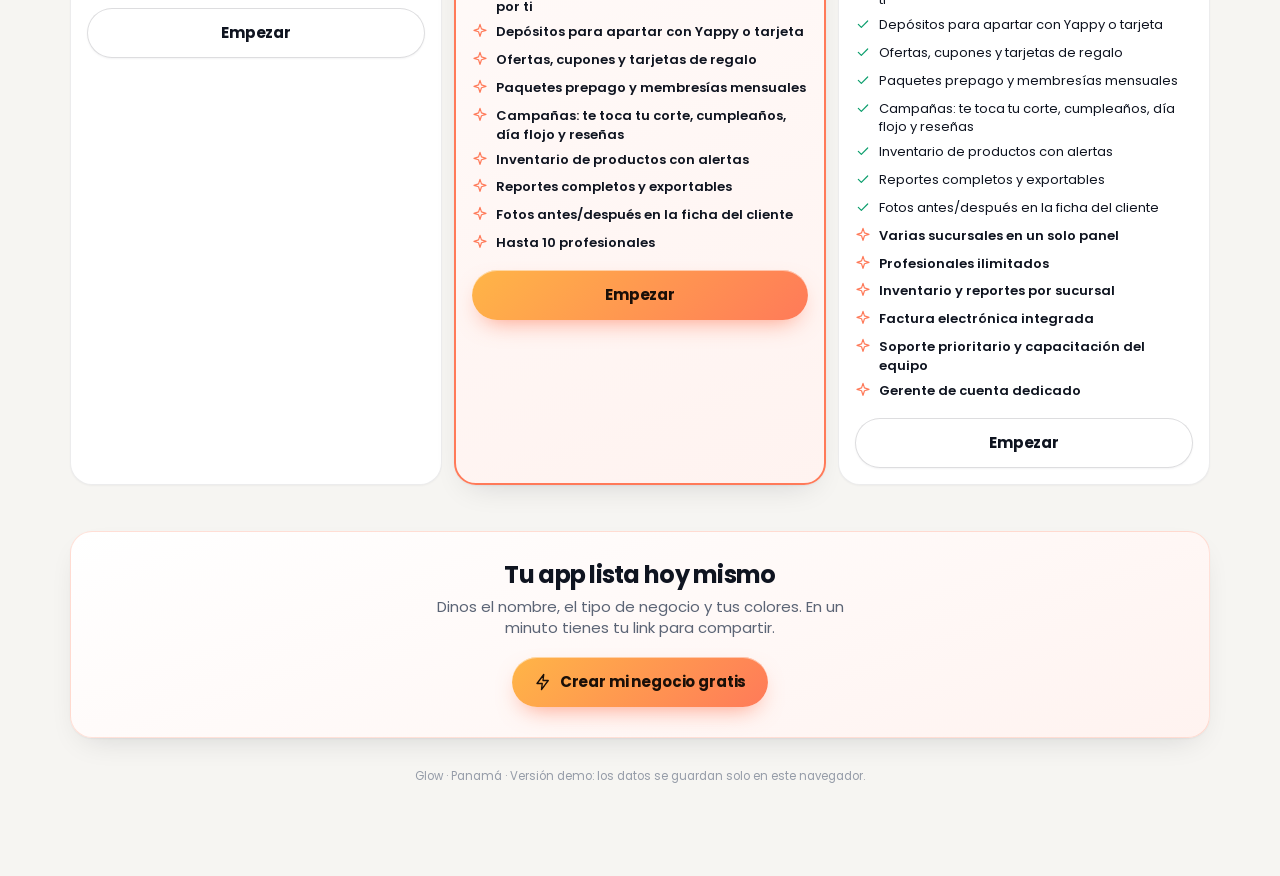
<file: plataforma/index.html>
<!doctype html>
<html lang="es">
<head>
<meta charset="utf-8">
<meta name="viewport" content="width=device-width,initial-scale=1,viewport-fit=cover">
<meta name="theme-color" content="#F6F5F2">
<meta name="apple-mobile-web-app-capable" content="yes">
<meta name="apple-mobile-web-app-status-bar-style" content="black-translucent">
<meta name="robots" content="noindex">
<title>Glow · La plataforma de citas para tu negocio</title>
<meta name="description" content="Glow: tu propia app de citas con tu marca. Reservas, recordatorios, caja, fidelidad y reportes para salones, barberías, spas y uñas.">
<link rel="manifest" href="manifest.webmanifest">
<link rel="icon" href="icon.svg" type="image/svg+xml">
<link rel="apple-touch-icon" href="icon-192.png">
<link rel="stylesheet" href="css/fonts.css?v=202611281131">
<link rel="stylesheet" href="css/app.css?v=202611281131">
</head>
<body>
<div id="app"></div>
<div class="badge-demo">Modo demo · datos de ejemplo</div>
<script type="module" src="js/app.js?v=202611281131"></script>
</body>
</html>
</file>
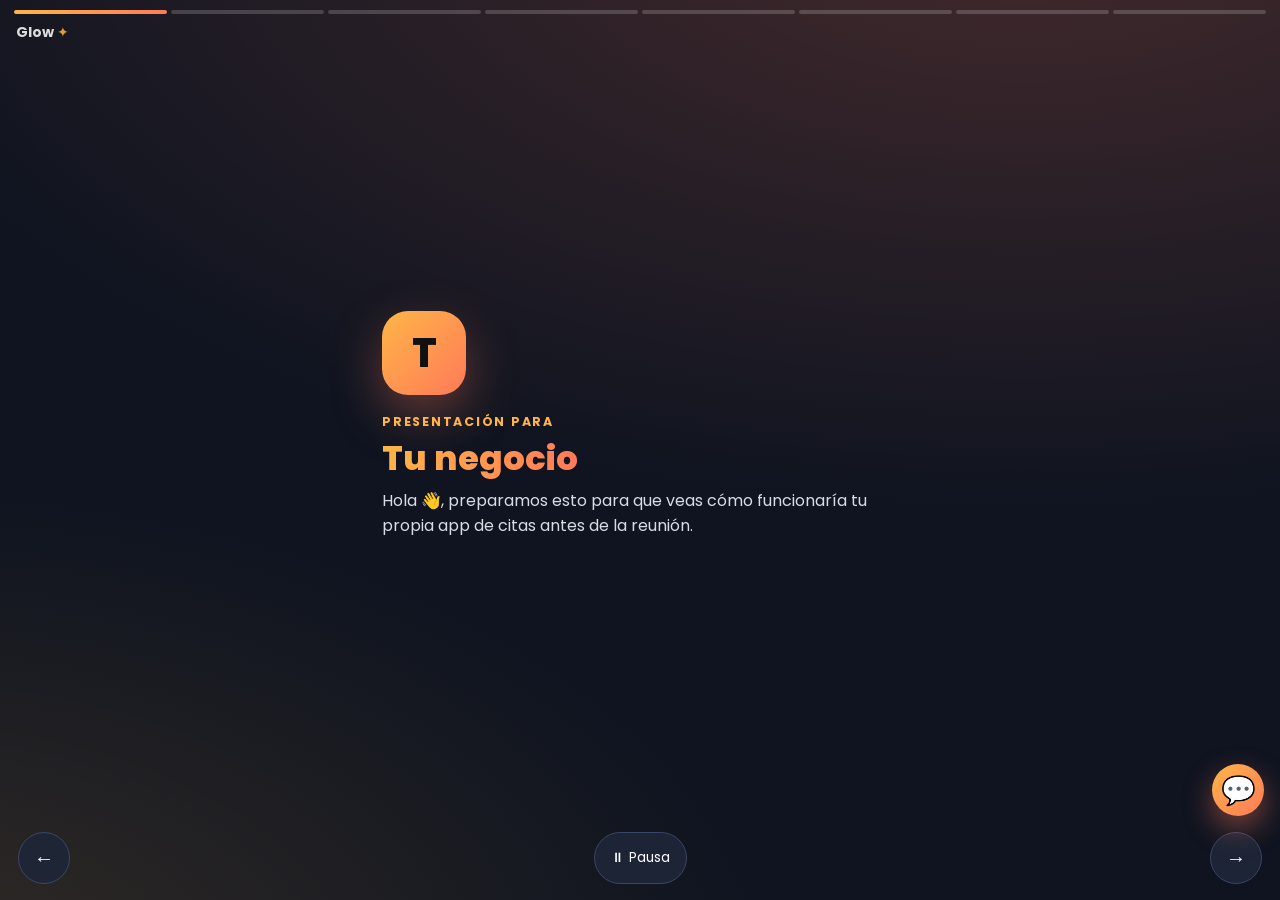
<file: presentacion/index.html>
<!DOCTYPE html>
<html lang="es">
<head>
<meta charset="utf-8">
<meta name="viewport" content="width=device-width,initial-scale=1,viewport-fit=cover">
<meta name="theme-color" content="#0F1420">
<meta name="robots" content="noindex">
<title>Tu presentación · Glow</title>
<meta property="og:title" content="Tu presentación personalizada de Glow">
<meta property="og:description" content="Así se verá tu negocio con su propia app de citas.">
<link rel="icon" href="../ventas/icon-192.png">
<link href="https://fonts.googleapis.com/css2?family=Poppins:wght@400;500;600;700;800&display=swap" rel="stylesheet">
<style>
:root{--bg:#0F1420;--card:#1E2638;--card2:#252f45;--a:#FFB547;--b:#FF7A59;--soft:#AEB4C0;--ok:#4DD98C}
*{box-sizing:border-box;margin:0;padding:0}
html,body{height:100%;overflow:hidden}
body{font-family:Poppins,system-ui,sans-serif;background:radial-gradient(1200px 600px at 80% -10%,rgba(255,122,89,.22),transparent),radial-gradient(900px 500px at -10% 110%,rgba(255,181,71,.15),transparent),var(--bg);color:#fff}
.top{position:fixed;top:0;left:0;right:0;z-index:5;padding:calc(10px + env(safe-area-inset-top)) 14px 8px;display:flex;gap:4px}
.top i{flex:1;height:4px;border-radius:4px;background:rgba(255,255,255,.18);overflow:hidden}.top i b{display:block;height:100%;width:0;background:linear-gradient(90deg,var(--a),var(--b))}
.top i.done b{width:100%}.top i.cur b{animation:fill var(--d,7s) linear forwards}.paused .top i.cur b{animation-play-state:paused}
@keyframes fill{to{width:100%}}
.brand{position:fixed;top:calc(22px + env(safe-area-inset-top));left:16px;z-index:5;font-weight:700;font-size:14px;opacity:.85}.brand span{color:var(--a)}
.sl{position:fixed;inset:0;padding:calc(70px + env(safe-area-inset-top)) 22px 120px;display:flex;flex-direction:column;justify-content:center;opacity:0;pointer-events:none;transform:translateX(40px);transition:.55s cubic-bezier(.2,.8,.2,1);max-width:560px;margin:0 auto}
.sl.on{opacity:1;pointer-events:auto;transform:none}.sl.out{transform:translateX(-40px)}
.k{font-size:12.5px;letter-spacing:.14em;text-transform:uppercase;color:var(--a);font-weight:700;margin-bottom:8px}
h1{font-size:34px;line-height:1.12;font-weight:800}h2{font-size:27px;line-height:1.18;font-weight:800}
.g{background:linear-gradient(90deg,var(--a),var(--b));-webkit-background-clip:text;color:transparent}
p.l{color:#d9dce5;font-size:16px;margin-top:12px;line-height:1.55}
.sl.on .an{opacity:0;animation:up .6s forwards}.sl.on .an:nth-child(2){animation-delay:.15s}.sl.on .an:nth-child(3){animation-delay:.3s}.sl.on .an:nth-child(4){animation-delay:.45s}.sl.on .an:nth-child(5){animation-delay:.6s}
@keyframes up{from{opacity:0;transform:translateY(18px)}to{opacity:1;transform:none}}
.logo{width:84px;height:84px;border-radius:26px;background:linear-gradient(135deg,var(--a),var(--b));display:flex;align-items:center;justify-content:center;font-size:40px;font-weight:800;color:#111;margin-bottom:18px;box-shadow:0 20px 50px rgba(255,122,89,.35);animation:fl 4s ease-in-out infinite}
@keyframes fl{50%{transform:translateY(-8px) rotate(-3deg)}}
.pain{display:grid;gap:10px;margin-top:16px}.pain div{background:var(--card);border:1px solid #34405c;border-radius:16px;padding:13px 14px;font-size:15px;display:flex;gap:12px;align-items:center}.pain b{font-size:22px}
.stage{perspective:1000px;display:flex;justify-content:center;margin-top:14px}
.ph{width:200px;height:390px;border-radius:32px;background:#0b0f19;border:7px solid #2b3550;box-shadow:0 30px 60px rgba(0,0,0,.55),0 0 50px rgba(255,122,89,.18);padding:28px 12px 12px;font-size:12px;animation:spin 8s ease-in-out infinite;overflow:hidden;position:relative}
@keyframes spin{0%,100%{transform:rotateY(-16deg) rotateX(5deg)}50%{transform:rotateY(16deg) rotateX(-3deg) translateY(-8px)}}
.ab{display:flex;gap:8px;align-items:center;margin-bottom:10px}.ab .lg{width:34px;height:34px;border-radius:11px;background:linear-gradient(135deg,var(--a),var(--b));display:flex;align-items:center;justify-content:center;color:#111;font-weight:800}.ab small{display:block;color:var(--soft);font-size:9.5px}
.sv{display:flex;justify-content:space-between;background:var(--card2);border-radius:10px;padding:8px 9px;margin-bottom:6px}
.bt{text-align:center;background:linear-gradient(90deg,var(--a),var(--b));color:#111;font-weight:700;border-radius:11px;padding:9px;margin-top:8px}
.ej{display:block;text-align:center;color:#6f7890;font-size:9px;margin-top:5px}
.feat{display:grid;grid-template-columns:1fr 1fr;gap:10px;margin-top:16px}.feat div{background:var(--card);border:1px solid #34405c;border-radius:16px;padding:14px 12px;font-size:13.5px}.feat b{display:block;font-size:26px;margin-bottom:4px}
.steps{margin-top:16px;display:grid;gap:10px}.steps div{display:flex;gap:12px;align-items:center;background:var(--card);border-radius:16px;padding:13px;font-size:14.5px}.steps i{flex:none;width:32px;height:32px;border-radius:50%;background:linear-gradient(135deg,var(--a),var(--b));color:#111;font-style:normal;font-weight:800;display:flex;align-items:center;justify-content:center}
.plan{margin-top:16px;background:var(--card);border:2px solid var(--a);border-radius:20px;padding:18px;position:relative}.plan .pb{position:absolute;top:-12px;left:16px;background:var(--a);color:#111;font-size:11.5px;font-weight:700;padding:3px 11px;border-radius:99px}
.plan .pr{font-size:14px;color:var(--soft)}.plan .pr b{font-size:34px;color:#fff}.plan .in{margin-top:2px;font-size:14px}.plan .in b{color:var(--a)}.plan .in s{color:#6f7890;margin-left:5px}
.cup{margin-top:12px;font-size:13.5px}.cup .bar{height:8px;background:rgba(255,255,255,.12);border-radius:9px;overflow:hidden;margin-bottom:5px}.cup .bar i{display:block;height:100%;background:linear-gradient(90deg,var(--a),var(--b))}
.cta{display:block;text-align:center;margin-top:14px;padding:16px;border-radius:16px;background:linear-gradient(90deg,var(--a),var(--b));color:#111;font-weight:800;font-size:16.5px;text-decoration:none;box-shadow:0 12px 30px rgba(255,122,89,.35)}
.cta.ghost{background:none;border:1.5px solid var(--a);color:var(--a);box-shadow:none;font-weight:600}
.nav{position:fixed;bottom:0;left:0;right:0;z-index:5;display:flex;justify-content:space-between;align-items:center;padding:12px 18px calc(16px + env(safe-area-inset-bottom))}
.nav button{background:rgba(30,38,56,.9);border:1px solid #3a4666;color:#fff;border-radius:99px;width:52px;height:52px;font-size:20px;cursor:pointer}
.nav .pp{width:auto;padding:0 16px;font-size:13.5px;font-family:inherit}
.hint{color:var(--soft);font-size:12px}
</style>
</head>
<body>
<div class="top" id="top"></div>
<div class="brand">Glow <span>✦</span></div>

<section class="sl" data-d="6">
  <div class="logo an" id="lg">G</div>
  <div class="k an">Presentación para</div>
  <h1 class="an"><span class="g" data-f="negocio">Tu negocio</span></h1>
  <p class="l an">Hola <b data-f="nombre1">👋</b>, preparamos esto para que veas cómo funcionaría tu propia app de citas antes de la reunión.</p>
</section>

<section class="sl" data-d="8">
  <div class="k an">Lo que vive <span data-f="tipo">una barbería</span> cada día</div>
  <h2 class="an">¿Te suena familiar?</h2>
  <div class="pain an">
    <div><b>📱</b>Te escriben a cualquier hora para preguntar si hay cupo</div>
    <div><b>😓</b>Clientes que reservan y no llegan</div>
    <div><b>📒</b>La agenda en la libreta o en el WhatsApp personal</div>
    <div><b>🔁</b>Clientes que vinieron una vez y no volvieron</div>
  </div>
</section>

<section class="sl" data-d="12">
  <div class="k an">Así se vería</div>
  <h2 class="an">La app de <span class="g" data-f="negocio">tu negocio</span></h2>
  <div class="stage an"><div class="ph">
    <div class="ab"><div class="lg" data-f="ini">G</div><div><b data-f="negocio" style="font-size:12px">Tu negocio</b><small>Reserva tu cita</small></div></div>
    <div id="svcs"></div><div class="bt">Reservar ahora</div><small class="ej">Servicios y precios de ejemplo · los cambiamos por los tuyos</small>
  </div></div>
  <a class="cta an" id="probar" target="_blank" rel="noopener" href="#" style="margin-top:12px">📱 Pruébala tú mismo</a>
</section>

<section class="sl" data-d="9">
  <div class="k an">Todo esto incluido</div>
  <h2 class="an">Tus clientes reservan solos, <span class="g">24/7</span></h2>
  <div class="feat an">
    <div><b>📲</b>Reserva en 3 toques, sin registrarse</div>
    <div><b>⏰</b>Recordatorios automáticos antes de cada cita</div>
    <div><b>🎁</b>Tarjeta de fidelidad: 12 sellos, 2 de regalo</div>
    <div><b>🎨</b>Con tu logo, colores y precios</div>
  </div>
</section>

<section class="sl" data-d="8">
  <div class="k an">Más clientes nuevos</div>
  <h2 class="an">Que te encuentren en <span class="g" data-f="zona">tu zona</span></h2>
  <div class="feat an">
    <div><b>📍</b>Perfil de Google optimizado con botón de reservar</div>
    <div><b>🪧</b>QR para tu local: quien entra, reserva su próxima cita</div>
    <div><b>📸</b>Link de reservas para tu Instagram</div>
    <div><b>👥</b>Agenda para <span data-f="equipo">tu equipo</span></div>
  </div>
</section>

<section class="sl" data-d="8">
  <div class="k an">Cero trabajo para ti</div>
  <h2 class="an">Nosotros lo montamos <span class="g">todo</span></h2>
  <div class="steps an">
    <div><i>1</i>Nos pasas tu logo, servicios, precios y horario</div>
    <div><i>2</i>Armamos tu app, tu Google y tu QR</div>
    <div><i>3</i>Capacitamos a tu equipo y lanzas</div>
  </div>
</section>

<section class="sl" data-d="10">
  <div class="k an">Tu plan recomendado</div>
  <h2 class="an" id="planT">Esencial · Fundador</h2>
  <div class="plan an"><span class="pb">Precio de fundador</span>
    <div class="pr"><b>$35</b>/mes congelado <span class="hint">· o anual con 2 meses gratis</span></div>
    <div class="in">Instalación <b>$175</b> <s>$350</s></div>
    <div class="cup"><div class="bar"><i id="cbar" style="width:0"></i></div><span id="ctext">Quedan 10 de 10 cupos de fundador</span></div>
    <p class="hint" id="planNota" style="margin-top:8px"></p>
  </div>
</section>

<section class="sl" data-d="0">
  <div class="k an">Siguiente paso</div>
  <h2 class="an" id="finT">Nos vemos en tu demo 🙌</h2>
  <p class="l an" id="finP">En 20 minutos te mostramos tu app funcionando con el nombre de tu negocio.</p>
  <a class="cta an" id="apartar" target="_blank" rel="noopener" href="#">Apartar mi cupo de fundador</a>
  <a class="cta ghost an" id="dudas" target="_blank" rel="noopener" href="#">💬 Tengo una pregunta</a>
</section>

<div class="nav"><button id="prev" aria-label="Anterior">←</button><button class="pp" id="pp">⏸ Pausa</button><button id="next" aria-label="Siguiente">→</button></div>

<script>
const CRM="https://script.google.com/macros/s/AKfycbw53Kj6yjSGP7bxH1mQsHP_DSMHkise9vzxW_GFCITxDwkmiIdaWBCOIVE7i9s49AI/exec";// URL del Apps Script de Glow Ventas
const WA="50761305139", BASE="https://somosglow.github.io/demo/";
const q=new URLSearchParams(location.search);
const SV={"Barbería":[["✂️ Corte","$10"],["🧔 Barba","$7"],["✨ Corte + barba","$15"]],"Salón de belleza":[["💇‍♀️ Corte y secado","$20"],["🎨 Tinte","$45"],["✨ Tratamiento","$30"]],"Spa":[["💆 Masaje relajante","$45"],["🧖 Facial","$35"],["🌿 Paquete spa","$80"]],"Uñas":[["💅 Manicura","$12"],["🦶 Pedicura","$18"],["✨ Acrílicas","$35"]],"Estética":[["✨ Limpieza facial","$30"],["🪒 Depilación","$20"],["👁️ Cejas y pestañas","$25"]]};
function datos(d){
  const neg=(d.negocio||"Tu negocio").slice(0,40),tipo=d.tipo||"",nom=String(d.nombre||"").split(" ")[0];
  const art={"Barbería":"una barbería","Salón de belleza":"un salón de belleza","Spa":"un spa","Uñas":"un salón de uñas","Estética":"una estética"}[tipo]||"tu negocio";
  document.title="Glow para "+neg;
  document.querySelectorAll('[data-f="negocio"]').forEach(e=>e.textContent=neg);
  document.querySelectorAll('[data-f="ini"]').forEach(e=>e.textContent=neg[0].toUpperCase());$("lg").textContent=neg[0].toUpperCase();
  document.querySelectorAll('[data-f="nombre1"]').forEach(e=>e.textContent=nom||"👋");
  document.querySelectorAll('[data-f="tipo"]').forEach(e=>e.textContent=art);
  document.querySelectorAll('[data-f="zona"]').forEach(e=>e.textContent=d.zona||"tu zona");
  const eq=String(d.equipo||"");document.querySelectorAll('[data-f="equipo"]').forEach(e=>e.textContent=eq?`tu equipo (${eq} personas)`:"todo tu equipo");
  $("svcs").innerHTML=(SV[tipo]||SV["Barbería"]).map(s=>`<div class="sv"><span>${s[0]}</span><b>${s[1]}</b></div>`).join("");
  const grande=/7|más|mas|\+/.test(eq);
  $("planNota").textContent=grande?"Con un equipo grande te conviene mirar también el plan Pro (preventa): asistente de WhatsApp, reportes y varias sucursales.":"Perfecto para empezar: todo lo que necesitas para que tus clientes reserven solos.";
  if(d.fecha&&d.hora){const f=new Date(d.fecha+"T12:00:00"),D=["domingo","lunes","martes","miércoles","jueves","viernes","sábado"],M=["enero","febrero","marzo","abril","mayo","junio","julio","agosto","septiembre","octubre","noviembre","diciembre"];let[h,m]=d.hora.split(":").map(Number);const ap=h>=12?"pm":"am";h=h%12||12;
    $("finT").textContent="Nos vemos el "+D[f.getDay()]+" "+f.getDate()+" de "+M[f.getMonth()]+" 🙌";$("finP").textContent=`A las ${h}:${String(m).padStart(2,"0")} ${ap}${d.modo?" por "+String(d.modo).toLowerCase():""}. En 20 minutos te mostramos tu app funcionando con el nombre de ${neg}.`}
  $("probar").href=`../app/?negocio=${encodeURIComponent(neg)}&tipo=${encodeURIComponent(tipo)}&zona=${encodeURIComponent(d.zona||"")}${q.get("id")?"&id="+encodeURIComponent(q.get("id")):""}`;
  $("apartar").href=(d.pago)||`https://wa.me/${WA}?text=${encodeURIComponent(`Hola Juan, vi la presentación de Glow para ${neg} y quiero apartar mi cupo de fundador`)}`;
  $("dudas").href=`https://wa.me/${WA}?text=${encodeURIComponent(`Hola Juan, vi la presentación de Glow para ${neg} y tengo una pregunta`)}`;
  const t=typeof d.tomados==="number"?Math.max(0,Math.min(10,d.tomados)):0;$("cbar").style.width=(t*10)+"%";$("ctext").textContent=t>=10?"Cupos de fundador agotados":`Quedan ${10-t} de 10 cupos de fundador`;
}
const $=id=>document.getElementById(id);
datos({negocio:q.get("negocio"),nombre:q.get("nombre"),tipo:q.get("tipo"),zona:q.get("zona"),equipo:q.get("equipo"),fecha:q.get("fecha"),hora:q.get("hora"),modo:q.get("modo")});
if(CRM){if(q.get("id"))fetch(`${CRM}?action=propuesta&id=${encodeURIComponent(q.get("id"))}`).then(r=>r.json()).then(d=>{if(d.ok)datos({...Object.fromEntries(q),...d})}).catch(()=>{});
  fetch(`${CRM}?action=cupos`).then(r=>r.json()).then(j=>{if(j.ok){const t=Math.max(0,Math.min(10,j.tomados));$("cbar").style.width=(t*10)+"%";$("ctext").textContent=t>=10?"Cupos de fundador agotados":`Quedan ${10-t} de 10 cupos de fundador`}}).catch(()=>{})}
// motor de diapositivas
const S=[...document.querySelectorAll(".sl")],topEl=$("top");let k=0,tm,pausa=false;
S.forEach(()=>topEl.insertAdjacentHTML("beforeend","<i><b></b></i>"));
function go(i){if(i<0||i>=S.length)return;S.forEach((s,j)=>{s.classList.toggle("on",j===i);s.classList.toggle("out",j<i)});
  [...topEl.children].forEach((b,j)=>{b.className=j<i?"done":j===i?"cur":"";b.style.setProperty("--d",(S[i].dataset.d||7)+"s");b.querySelector("b").style.animation="none";void b.offsetWidth;b.querySelector("b").style.animation=""});
  k=i;clearTimeout(tm);const d=+S[i].dataset.d;if(d&&!pausa)tm=setTimeout(()=>go(k+1),d*1000)}
$("next").onclick=()=>go(k+1);$("prev").onclick=()=>go(k-1);
$("pp").onclick=()=>{pausa=!pausa;document.body.classList.toggle("paused",pausa);$("pp").textContent=pausa?"▶ Seguir":"⏸ Pausa";if(!pausa)go(k);else clearTimeout(tm)};
let x0=null;addEventListener("touchstart",e=>x0=e.touches[0].clientX,{passive:true});addEventListener("touchend",e=>{if(x0===null)return;const dx=e.changedTouches[0].clientX-x0;if(Math.abs(dx)>50)go(k+(dx<0?1:-1));x0=null});
addEventListener("keydown",e=>{if(e.key==="ArrowRight")go(k+1);if(e.key==="ArrowLeft")go(k-1)});
go(0);
</script>
<style>#gx-btn{bottom:calc(84px + env(safe-area-inset-bottom))!important;width:52px!important;height:52px!important}#gx-tip{display:none}#gx{bottom:calc(146px + env(safe-area-inset-bottom))!important}</style><script>window.GLOW_CRM="https://script.google.com/macros/s/AKfycbw53Kj6yjSGP7bxH1mQsHP_DSMHkise9vzxW_GFCITxDwkmiIdaWBCOIVE7i9s49AI/exec";</script><script src="../asistente/asistente.js" defer></script>
</body>
</html>
</file>
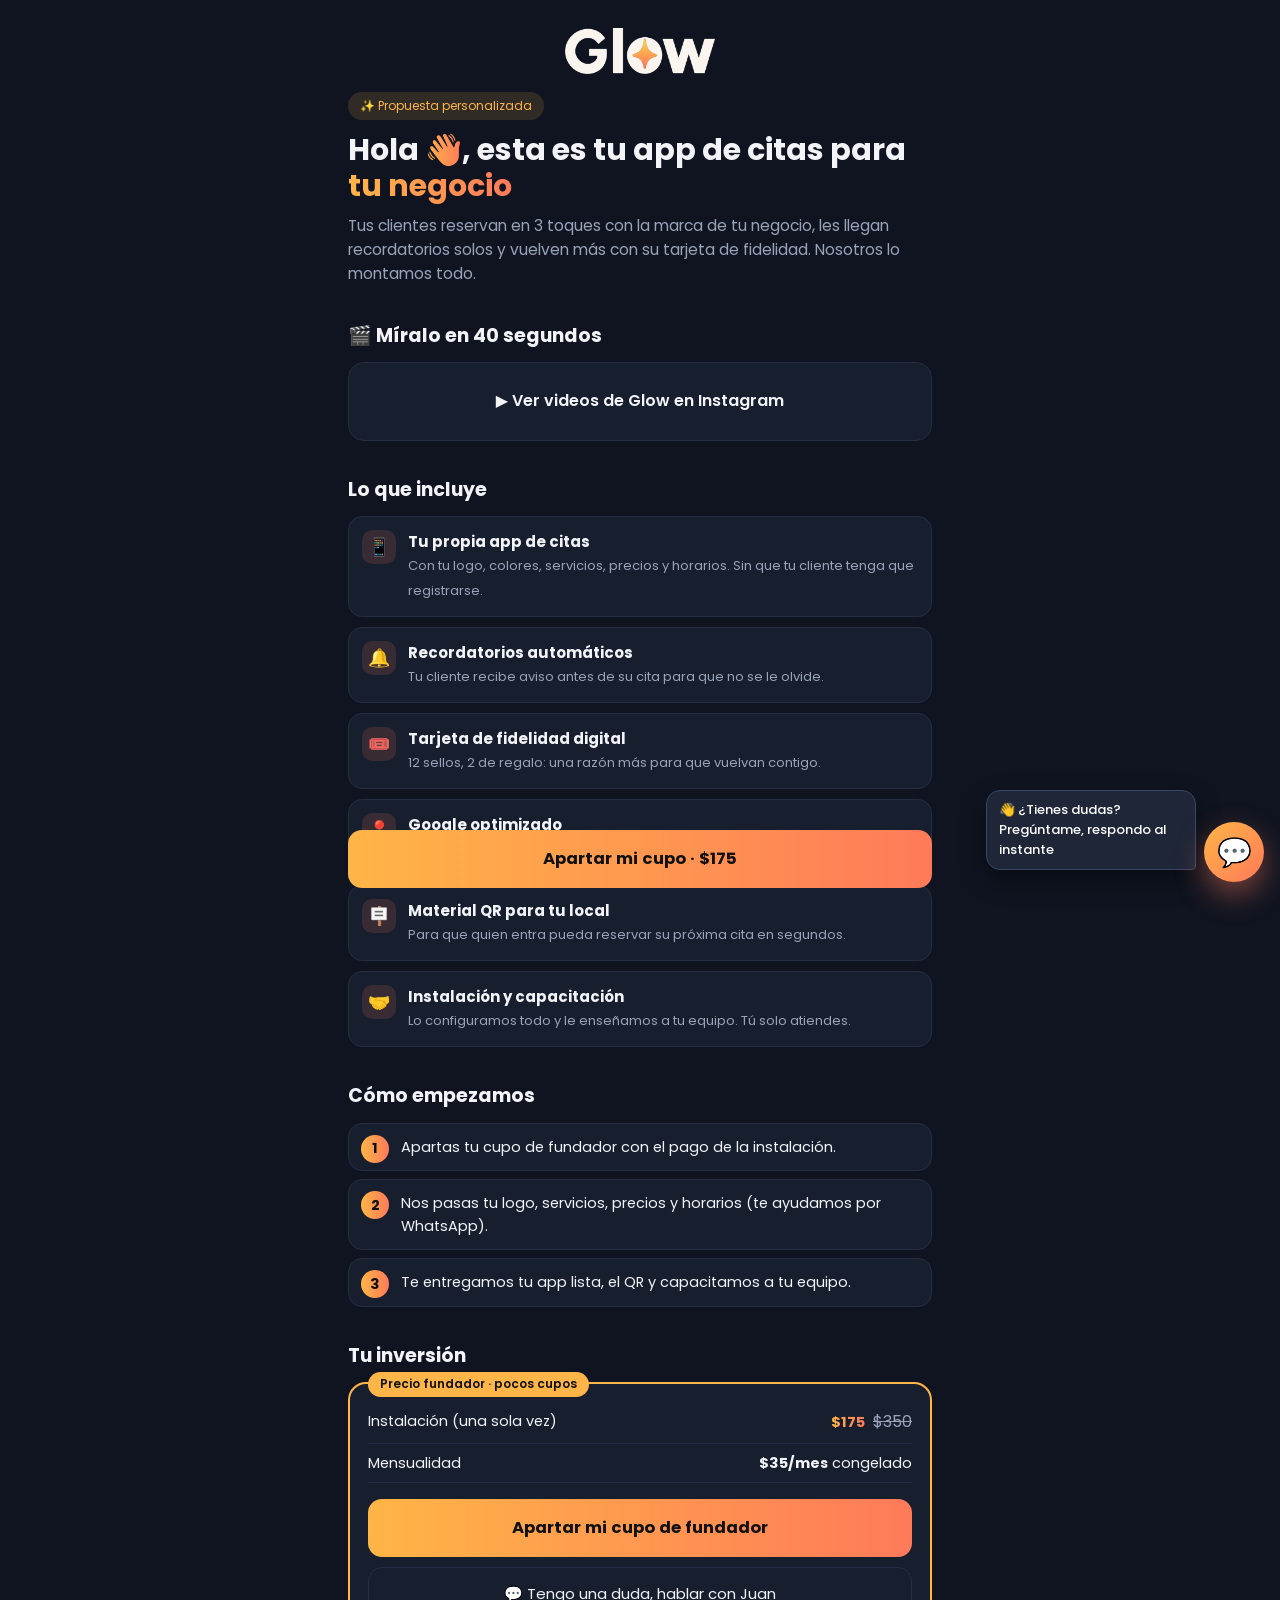
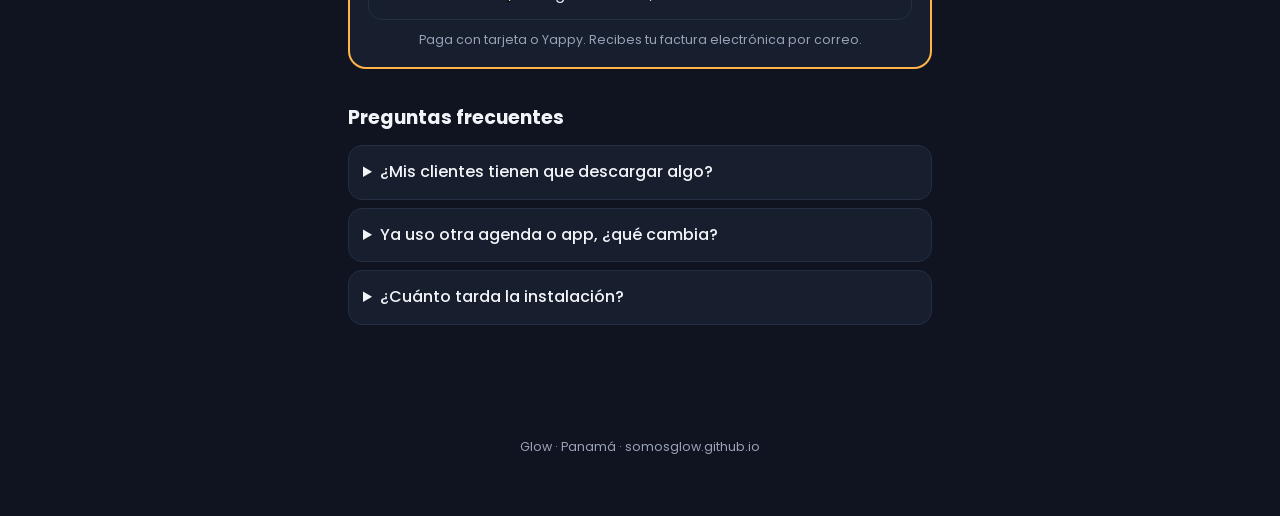
<file: propuesta/index.html>
<!DOCTYPE html>
<html lang="es">
<head>
<meta charset="utf-8">
<meta name="viewport" content="width=device-width,initial-scale=1,viewport-fit=cover">
<meta name="theme-color" content="#0F1420">
<meta name="robots" content="noindex">
<title>Tu propuesta · Glow</title>
<meta property="og:title" content="Tu propuesta de Glow">
<meta property="og:description" content="Tu propia app de citas con la marca de tu negocio.">
<link rel="icon" href="../ventas/icon-192.png">
<link href="https://fonts.googleapis.com/css2?family=Poppins:wght@400;500;600;700&display=swap" rel="stylesheet">
<style>
:root{--bg:#0F1420;--card:#171E2E;--line:#252E44;--tx:#F2F4F8;--mu:#9AA3B8;--o1:#FFB547;--o2:#FF7A59;--ok:#3DD68C}
*{box-sizing:border-box;margin:0;padding:0}
body{font-family:Poppins,system-ui,sans-serif;background:var(--bg);color:var(--tx);line-height:1.55}
.w{max-width:620px;margin:0 auto;padding:28px 18px 60px}
.logo{display:block;width:150px;margin:0 auto 18px}
.tag{display:inline-block;font-size:12px;padding:5px 12px;border-radius:99px;background:rgba(255,181,71,.14);color:var(--o1);margin-bottom:12px}
h1{font-size:30px;line-height:1.2;font-weight:700}
h1 span,.g{background:linear-gradient(90deg,var(--o1),var(--o2));-webkit-background-clip:text;color:transparent}
.lead{color:var(--mu);margin-top:10px;font-size:15.5px}
h2{font-size:19px;margin:34px 0 12px}
.card{background:var(--card);border:1px solid var(--line);border-radius:18px;padding:18px;margin-bottom:12px}
.vid{aspect-ratio:9/16;max-height:520px;width:100%;border:0;border-radius:16px;background:#000;display:block;margin:auto}
.vbtn{display:flex;align-items:center;justify-content:center;gap:10px;padding:26px;border-radius:16px;background:var(--card);border:1px solid var(--line);color:var(--tx);text-decoration:none;font-weight:600}
.inc{display:grid;gap:10px}
.inc div{display:flex;gap:12px;align-items:flex-start;background:var(--card);border:1px solid var(--line);border-radius:14px;padding:13px}
.inc b{display:block;font-size:15px}.inc small{color:var(--mu);font-size:13px}
.ic{flex:none;width:34px;height:34px;border-radius:10px;background:rgba(255,122,89,.14);display:flex;align-items:center;justify-content:center;font-size:18px}
.steps{counter-reset:s}.steps div{position:relative;padding:12px 12px 12px 52px;margin-bottom:8px;background:var(--card);border:1px solid var(--line);border-radius:14px;font-size:14.5px}
.steps div:before{counter-increment:s;content:counter(s);position:absolute;left:12px;top:11px;width:28px;height:28px;border-radius:50%;background:linear-gradient(90deg,var(--o1),var(--o2));color:#111;font-weight:700;display:flex;align-items:center;justify-content:center}
.price{border:2px solid var(--o1);position:relative}
.price .badge{position:absolute;top:-12px;left:18px;background:var(--o1);color:#111;font-size:12px;font-weight:600;padding:3px 12px;border-radius:99px}
.big{font-size:38px;font-weight:700}.old{color:var(--mu);text-decoration:line-through;font-size:16px;margin-left:8px}
.row{display:flex;justify-content:space-between;padding:8px 0;border-bottom:1px solid var(--line);font-size:14.5px}.row:last-child{border:0}
.btn{display:block;text-align:center;margin-top:16px;padding:16px;border-radius:14px;background:linear-gradient(90deg,var(--o1),var(--o2));color:#111;font-weight:700;font-size:16.5px;text-decoration:none}
.btn2{display:block;text-align:center;margin-top:10px;padding:14px;border-radius:14px;border:1px solid var(--line);color:var(--tx);text-decoration:none;font-size:15px}
details{background:var(--card);border:1px solid var(--line);border-radius:14px;padding:14px;margin-bottom:8px}
summary{cursor:pointer;font-weight:500}details p{color:var(--mu);margin-top:8px;font-size:14px}
.foot{text-align:center;color:var(--mu);font-size:12.5px;margin-top:34px}
.sticky{position:sticky;bottom:12px;margin-top:20px}
</style>
</head>
<body>
<div class="w">
<img class="logo" src="../logo.png" alt="Glow">
<span class="tag">✨ Propuesta personalizada</span>
<h1>Hola <span id="n">👋</span>, esta es tu app de citas para <span id="neg">tu negocio</span></h1>
<p class="lead">Tus clientes reservan en 3 toques con la marca de tu negocio, les llegan recordatorios solos y vuelven más con su tarjeta de fidelidad. Nosotros lo montamos todo.</p>

<h2>🎬 Míralo en 40 segundos</h2>
<div id="video"><a class="vbtn" href="https://www.instagram.com/glowapp.oficial/" target="_blank" rel="noopener">▶ Ver videos de Glow en Instagram</a></div>

<h2>Lo que incluye</h2>
<div class="inc">
<div><span class="ic">📱</span><span><b>Tu propia app de citas</b><small>Con tu logo, colores, servicios, precios y horarios. Sin que tu cliente tenga que registrarse.</small></span></div>
<div><span class="ic">🔔</span><span><b>Recordatorios automáticos</b><small>Tu cliente recibe aviso antes de su cita para que no se le olvide.</small></span></div>
<div><span class="ic">🎟️</span><span><b>Tarjeta de fidelidad digital</b><small>12 sellos, 2 de regalo: una razón más para que vuelvan contigo.</small></span></div>
<div><span class="ic">📍</span><span><b>Google optimizado</b><small>Dejamos tu perfil de Google listo para que te encuentren y reserven.</small></span></div>
<div><span class="ic">🪧</span><span><b>Material QR para tu local</b><small>Para que quien entra pueda reservar su próxima cita en segundos.</small></span></div>
<div><span class="ic">🤝</span><span><b>Instalación y capacitación</b><small>Lo configuramos todo y le enseñamos a tu equipo. Tú solo atiendes.</small></span></div>
</div>

<h2>Cómo empezamos</h2>
<div class="steps">
<div>Apartas tu cupo de fundador con el pago de la instalación.</div>
<div>Nos pasas tu logo, servicios, precios y horarios (te ayudamos por WhatsApp).</div>
<div>Te entregamos tu app lista, el QR y capacitamos a tu equipo.</div>
</div>

<h2>Tu inversión</h2>
<div class="card price"><span class="badge">Precio fundador · pocos cupos</span>
<div class="row"><span>Instalación (una sola vez)</span><span><b class="g">$175</b><span class="old">$350</span></span></div>
<div class="row"><span>Mensualidad</span><span><b>$35/mes</b> congelado</span></div>
<a class="btn" id="pagar" href="#">Apartar mi cupo de fundador</a>
<a class="btn2" id="hablar" href="#">💬 Tengo una duda, hablar con Juan</a>
<p style="color:var(--mu);font-size:12.5px;margin-top:10px;text-align:center">Paga con tarjeta o Yappy. Recibes tu factura electrónica por correo.</p>
</div>

<h2>Preguntas frecuentes</h2>
<details><summary>¿Mis clientes tienen que descargar algo?</summary><p>No. Reservan desde un link o el QR, en 3 toques y sin registrarse.</p></details>
<details><summary>Ya uso otra agenda o app, ¿qué cambia?</summary><p>Glow va con la marca de tu negocio y nosotros lo montamos y lo mantenemos por ti, en español y con soporte local.</p></details>
<details><summary>¿Cuánto tarda la instalación?</summary><p>Lo coordinamos contigo apenas tengamos tu logo, servicios y horarios.</p></details>

<div class="sticky"><a class="btn" id="pagar2" href="#">Apartar mi cupo · $175</a></div>
<p class="foot">Glow · Panamá · somosglow.github.io</p>
</div>
<script>
const CRM="https://script.google.com/macros/s/AKfycbw53Kj6yjSGP7bxH1mQsHP_DSMHkise9vzxW_GFCITxDwkmiIdaWBCOIVE7i9s49AI/exec";// URL del Apps Script de Glow Ventas (se llena al instalarlo)
const $=id=>document.getElementById(id);const q=new URLSearchParams(location.search);
function pintar(d){
  if(d.nombre)$("n").textContent=d.nombre;if(d.negocio){$("neg").textContent=d.negocio;document.title="Propuesta para "+d.negocio+" · Glow"}
  const wa=d.wa?String(d.wa).replace(/\D/g,""):"";const txt=encodeURIComponent(`Hola Juan, vi la propuesta de Glow para ${d.negocio||"mi negocio"} y tengo una pregunta`);
  const hablar=wa?`https://wa.me/${wa.length<=8?"507"+wa:wa}?text=${txt}`:"https://www.instagram.com/glowapp.oficial/";
  const pagar=d.pago||(wa?`https://wa.me/${wa.length<=8?"507"+wa:wa}?text=${encodeURIComponent(`Hola Juan, quiero apartar mi cupo de fundador de Glow para ${d.negocio||"mi negocio"}`)}`:hablar);
  ["pagar","pagar2"].forEach(i=>{$(i).href=pagar;$(i).target="_blank";$(i).rel="noopener"});$("hablar").href=hablar;$("hablar").target="_blank";
  if(d.video){const v=String(d.video);const yt=v.match(/(?:youtu\.be\/|v=|shorts\/)([\w-]{11})/);
    $("video").innerHTML=yt?`<iframe class="vid" src="https://www.youtube.com/embed/${yt[1]}" allowfullscreen title="Video de Glow"></iframe>`:/\.mp4(\?|$)/.test(v)?`<video class="vid" src="${v.replace(/"/g,"")}" controls playsinline></video>`:`<a class="vbtn" href="${v.replace(/"/g,"")}" target="_blank" rel="noopener">▶ Ver el video de Glow</a>`}
}
pintar({negocio:q.get("negocio")||"",nombre:q.get("nombre")||""});
if(CRM&&q.get("id"))fetch(`${CRM}?action=propuesta&id=${encodeURIComponent(q.get("id"))}`).then(r=>r.json()).then(d=>{if(d.ok)pintar(d)}).catch(()=>{});
</script>
<script>window.GLOW_CRM="https://script.google.com/macros/s/AKfycbw53Kj6yjSGP7bxH1mQsHP_DSMHkise9vzxW_GFCITxDwkmiIdaWBCOIVE7i9s49AI/exec";</script><script src="../asistente/asistente.js" defer></script>
</body>
</html>
</file>
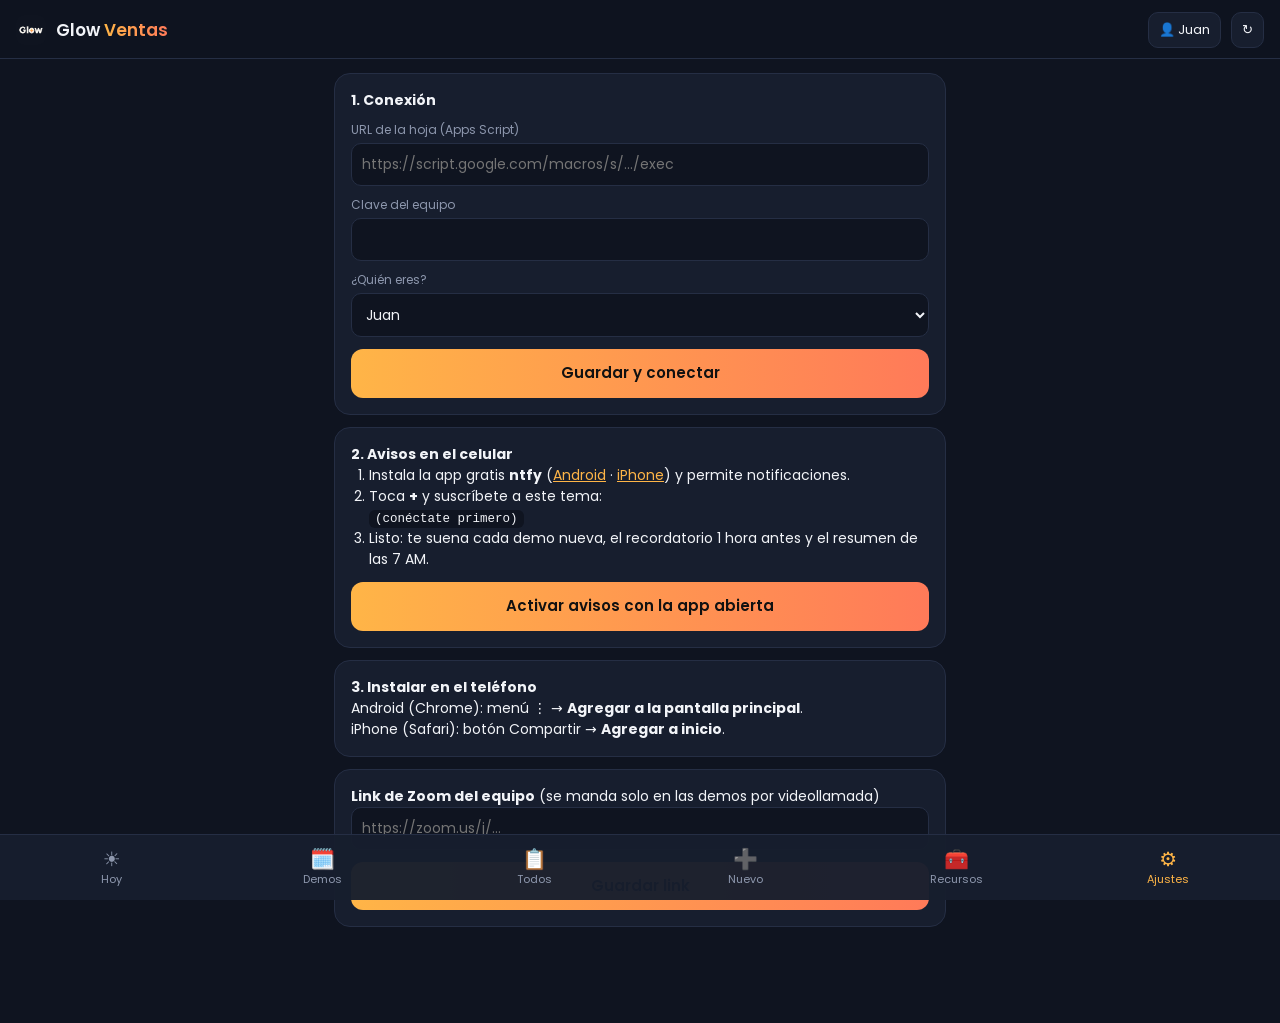
<file: ventas/index.html>
<!DOCTYPE html>
<html lang="es">
<head>
<meta charset="utf-8">
<meta name="viewport" content="width=device-width,initial-scale=1,viewport-fit=cover">
<meta name="theme-color" content="#0F1420">
<meta name="robots" content="noindex,nofollow">
<meta name="apple-mobile-web-app-capable" content="yes">
<meta name="apple-mobile-web-app-status-bar-style" content="black-translucent">
<meta name="apple-mobile-web-app-title" content="Glow Ventas">
<link rel="manifest" href="manifest.webmanifest">
<link rel="apple-touch-icon" href="icon-192.png">
<link rel="icon" href="icon-192.png">
<title>Glow Ventas</title>
<link href="https://fonts.googleapis.com/css2?family=Poppins:wght@400;500;600;700&display=swap" rel="stylesheet">
<style>
:root{--bg:#0F1420;--card:#171E2E;--line:#252E44;--tx:#F2F4F8;--mu:#8D97AD;--o1:#FFB547;--o2:#FF7A59;--ok:#3DD68C;--bad:#FF5C7A}
*{box-sizing:border-box;margin:0;padding:0;-webkit-tap-highlight-color:transparent}
body{font-family:Poppins,system-ui,sans-serif;background:var(--bg);color:var(--tx);min-height:100vh;padding-bottom:calc(84px + env(safe-area-inset-bottom))}
header{position:sticky;top:0;z-index:5;background:rgba(15,20,32,.92);backdrop-filter:blur(10px);padding:calc(12px + env(safe-area-inset-top)) 16px 10px;display:flex;align-items:center;gap:10px;border-bottom:1px solid var(--line)}
header img{width:30px;height:30px;border-radius:8px}
header h1{font-size:17px;font-weight:600;flex:1}
header h1 span{background:linear-gradient(90deg,var(--o1),var(--o2));-webkit-background-clip:text;color:transparent}
.ico{background:var(--card);border:1px solid var(--line);color:var(--tx);border-radius:10px;padding:7px 10px;font:inherit;font-size:13px}
main{padding:14px 14px 0;max-width:640px;margin:0 auto}
.stats{display:grid;grid-template-columns:repeat(4,1fr);gap:8px;margin-bottom:14px}
.stat{background:var(--card);border:1px solid var(--line);border-radius:14px;padding:10px 6px;text-align:center}
.stat b{display:block;font-size:20px;color:var(--o1)}.stat small{font-size:10.5px;color:var(--mu)}
h2{font-size:13px;color:var(--mu);font-weight:500;margin:16px 2px 8px;text-transform:uppercase;letter-spacing:.06em}
.lead{scroll-margin-top:76px;background:var(--card);border:1px solid var(--line);border-radius:16px;padding:14px;margin-bottom:10px}
.lead.due{border-color:var(--o2)}
.top{display:flex;justify-content:space-between;gap:8px;align-items:flex-start}
.neg{font-weight:600;font-size:16px}.sub{color:var(--mu);font-size:12.5px;margin-top:2px}
.pill{font-size:11px;padding:3px 9px;border-radius:99px;background:#252E44;white-space:nowrap}
.pill.nuevo{background:rgba(255,181,71,.18);color:var(--o1)}.pill.cliente{background:rgba(61,214,140,.18);color:var(--ok)}.pill.perdido,.pill.no{background:rgba(255,92,122,.15);color:var(--bad)}
.when{margin-top:8px;font-size:13.5px}
.acts{display:flex;flex-wrap:wrap;gap:6px;margin-top:11px}
.a{flex:1 1 auto;min-width:64px;text-align:center;text-decoration:none;color:var(--tx);background:#202941;border:1px solid var(--line);border-radius:11px;padding:9px 8px;font-size:13px;font-family:inherit;cursor:pointer}
.a.wa{background:#1f3b2c;border-color:#2c5a40}.a.pri{background:linear-gradient(90deg,var(--o1),var(--o2));color:#111;border:0;font-weight:600}
.det{display:none;margin-top:12px;border-top:1px solid var(--line);padding-top:12px}
.lead.open .det{display:block}
label{display:block;font-size:12px;color:var(--mu);margin:10px 0 4px}
input,select,textarea{width:100%;background:#0F1420;border:1px solid var(--line);color:var(--tx);border-radius:10px;padding:10px;font:inherit;font-size:14px}
textarea{min-height:70px}
.notas{white-space:pre-wrap;font-size:12.5px;color:var(--mu);background:#0F1420;border-radius:10px;padding:8px;margin-top:6px;max-height:140px;overflow:auto}
.tpl{display:block;width:100%;text-align:left;margin-top:6px}
nav{position:fixed;bottom:0;left:0;right:0;background:rgba(23,30,46,.97);border-top:1px solid var(--line);display:flex;padding:8px 6px calc(8px + env(safe-area-inset-bottom));z-index:6}
nav button{flex:1;background:none;border:0;color:var(--mu);font:inherit;font-size:11px;padding:4px}
nav button b{display:block;font-size:20px;line-height:1.2}
nav button.on{color:var(--o1)}
.empty{color:var(--mu);text-align:center;padding:30px 10px;font-size:14px}
.box{background:var(--card);border:1px solid var(--line);border-radius:16px;padding:16px;margin-bottom:12px;font-size:14px;line-height:1.5}
.box ol{padding-left:18px}.box code{background:#0F1420;padding:2px 6px;border-radius:6px;font-size:12.5px;word-break:break-all}
.btn{display:block;width:100%;margin-top:12px;padding:13px;border:0;border-radius:12px;background:linear-gradient(90deg,var(--o1),var(--o2));color:#111;font:inherit;font-weight:600;font-size:15px}
.toast{position:fixed;left:50%;bottom:100px;transform:translateX(-50%);background:#252E44;padding:10px 16px;border-radius:12px;font-size:13px;opacity:0;transition:.3s;z-index:9;pointer-events:none}
.toast.show{opacity:1}
.filt{display:flex;gap:6px;overflow:auto;padding-bottom:4px}
.filt button{background:var(--card);border:1px solid var(--line);color:var(--mu);border-radius:99px;padding:6px 12px;font:inherit;font-size:12px;white-space:nowrap}
.filt button.on{color:#111;background:var(--o1);border-color:var(--o1)}
</style>
</head>
<body>
<header><img src="icon-192.png" alt=""><h1>Glow <span>Ventas</span></h1><button class="ico" id="who"></button><button class="ico" id="ref">↻</button></header>
<main id="main"></main>
<nav id="nav">
  <button data-v="hoy" class="on"><b>☀️</b>Hoy</button>
  <button data-v="demos"><b>🗓️</b>Demos</button>
  <button data-v="todos"><b>📋</b>Todos</button>
  <button data-v="nuevo"><b>➕</b>Nuevo</button>
  <button data-v="recursos"><b>🧰</b>Recursos</button>
  <button data-v="ajustes"><b>⚙️</b>Ajustes</button>
</nav>
<div class="toast" id="toast"></div>
<script>
const $=s=>document.querySelector(s);
const LS={get:(k,d)=>{try{const v=localStorage.getItem("gv_"+k);return v===null?d:JSON.parse(v)}catch(e){return d}},set:(k,v)=>{try{localStorage.setItem("gv_"+k,JSON.stringify(v))}catch(e){}}};
let API=LS.get("api",""),KEY=LS.get("key",""),YO=LS.get("yo","Juan");
let DATA={leads:[],config:{}},VIEW="hoy",FIL="activos",abierto=location.hash.slice(1)||null;
const CAD=[0,2,5,9,14];// días de los 5 toques (ventas/SEGUIMIENTO.md)
const DEMO_LINK="https://somosglow.github.io/demo/";
const ESTADOS=["prospecto","nuevo","confirmado","demo hecha","propuesta","cliente","perdido","no contactar"];
const cerrado=e=>["cliente","perdido","no contactar"].includes(e);

// setup por link: .../ventas/#setup=<url>|<clave>
if(location.hash.startsWith("#setup=")){const[u,k]=decodeURIComponent(location.hash.slice(7)).split("|");if(u&&k){API=u;KEY=k;LS.set("api",u);LS.set("key",k)}history.replaceState(null,"",location.pathname);abierto=null}

function toast(t){const e=$("#toast");e.textContent=t;e.classList.add("show");setTimeout(()=>e.classList.remove("show"),2200)}
const hoy=()=>new Date().toLocaleDateString("en-CA",{timeZone:"America/Panama"});
const masDias=n=>{const d=new Date(hoy()+"T12:00:00");d.setDate(d.getDate()+n);return d.toLocaleDateString("en-CA")};
const DIAS=["dom","lun","mar","mié","jue","vie","sáb"],MES=["ene","feb","mar","abr","may","jun","jul","ago","sep","oct","nov","dic"];
function fl(f){if(!f)return"";const d=new Date(String(f).slice(0,10)+"T12:00:00");return`${DIAS[d.getDay()]} ${d.getDate()} ${MES[d.getMonth()]}`}
function h12(h){if(!h)return"";let[a,b]=String(h).split(":").map(Number);const p=a>=12?"pm":"am";a=a%12||12;return`${a}:${String(b).padStart(2,"0")} ${p}`}
function tel(n){let d=String(n||"").replace(/\D/g,"");if(d.length===8||d.length===7)d="507"+d;return d}
const esc=s=>String(s??"").replace(/[&<>"']/g,c=>({"&":"&amp;","<":"&lt;",">":"&gt;",'"':"&quot;","'":"&#39;"}[c]));
const nom=l=>(l.nombre||"").split(" ")[0]||"";

function plantillas(l){
  const z=l.reunion||DATA.config.zoom||"";const cuando=l.fecha?`el ${fl(l.fecha)} a las ${h12(l.hora)}`:"";
  const modo=(l.modo||"").toLowerCase();
  if(l.estado==="prospecto"){const demo=`${DEMO_LINK}app/?negocio=${encodeURIComponent(l.negocio||"")}&tipo=${encodeURIComponent(l.tipo||"")}&zona=${encodeURIComponent(l.zona||"")}&id=${encodeURIComponent(l.id||"")}`;return[
    ["👋 Primer mensaje",`Hola 👋 ¿hablo con el encargado de ${l.negocio}? Soy ${YO}, de Glow, aquí en Panamá. Ayudamos a ${(l.tipo||"negocios").toLowerCase().includes("barb")?"barberías":"salones"} a tener su propia app de citas: el cliente reserva solo, le llega su recordatorio y se acaban los plantones. Te armé un ejemplo con el nombre de ${l.negocio}, pruébalo aquí 👉 ${demo} ¿Te muestro en 10 minutos cómo quedaría la tuya?`],
    ["💬 Seguimiento (2–3 días)",`Hola de nuevo 👋 ¿Pudiste ver la app de ejemplo de ${l.negocio}? Si quieres te la muestro en una llamada corta, o agenda tú mismo aquí 👉 ${DEMO_LINK}?o=juan&negocio=${encodeURIComponent(l.negocio||"")}`],
    ["👋 Último mensaje",`Hola, no te quiero llenar de mensajes 🙏 Si más adelante quieres tu propia app de citas para ${l.negocio}, aquí estamos. ¡Mucho éxito!`]];}
  return[
    ["✅ Confirmar demo",`Hola ${nom(l)}, soy ${YO} de Glow 👋 Te confirmo la demo de ${l.negocio} ${cuando}${modo?" por "+modo:""}.${modo.includes("video")&&z?" Este es el link: "+z:""}${modo.includes("visita")?" ¿Me compartes la ubicación del local?":""} ¿Te queda bien?`],
    ["⏰ Recordatorio (día de la demo)",`¡Hola ${nom(l)}! Hoy ${l.hora?"a las "+h12(l.hora)+" ":""}es nuestra demo de Glow para ${l.negocio}.${modo.includes("video")&&z?" Entras aquí: "+z:""} Nos vemos 🙌`],
    ["🎯 Después de la demo",`Gracias por tu tiempo hoy, ${nom(l)} 🙏 Como viste, con Glow ${l.negocio} tiene su propia app de citas con su marca, recordatorios automáticos y tarjeta de fidelidad, y nosotros lo dejamos todo listo. Como fundador quedas en $175 de instalación (normal $350) y $35/mes congelado. Aquí está tu propuesta: ${DEMO_LINK}propuesta/?id=${l.id} Quedan pocos cupos, ¿lo dejamos listo esta semana?`],
    ["💬 Seguimiento",`Hola ${nom(l)}, ¿pudiste pensar lo de Glow para ${l.negocio}? Si tienes alguna duda te la resuelvo en 2 minutos 😊`],
    ["📅 Reagendar",`Hola ${nom(l)}, ¿te queda mejor otro día para ver la demo de Glow? Elige aquí el que te convenga 👉 ${DEMO_LINK}?o=juan&negocio=${encodeURIComponent(l.negocio||"")}`],
    ["👋 Último mensaje",`Hola ${nom(l)}, no te quiero llenar de mensajes 🙏 Si más adelante quieres tu app de citas para ${l.negocio}, aquí estamos. ¡Mucho éxito!`],
  ];
}

async function api(body){
  if(!API||!KEY)throw new Error("sin config");
  if(!body){const r=await fetch(`${API}?key=${encodeURIComponent(KEY)}`);const j=await r.json();if(!j.ok)throw new Error(j.error||"error");return j}
  const r=await fetch(API,{method:"POST",body:JSON.stringify({...body,key:KEY})});const j=await r.json();if(!j.ok)throw new Error(j.error||"error");return j;
}
let vistos=new Set(LS.get("vistos",[]));
async function cargar(silencio){
  if(!API||!KEY){VIEW="ajustes";pintar();return}
  try{const j=await api();DATA=j;
    const nuevos=j.leads.filter(l=>!vistos.has(l.id));
    if(vistos.size&&nuevos.length&&"Notification"in window&&Notification.permission==="granted")nuevos.forEach(l=>new Notification("🗓️ Nueva demo: "+l.negocio,{body:`${l.tipo||""} · ${l.zona||""} ${l.fecha?"· "+fl(l.fecha)+" "+h12(l.hora):""}`,icon:"icon-192.png"}));
    j.leads.forEach(l=>vistos.add(l.id));LS.set("vistos",[...vistos]);
    if(!silencio)toast("Actualizado");pintar();
  }catch(e){if(!silencio)toast(e.message==="clave"?"Clave incorrecta":"Sin conexión con la hoja");pintar()}
}
async function upd(id,cambios,msg){
  const l=DATA.leads.find(x=>x.id===id);Object.assign(l,cambios);pintar();
  try{await api({action:"actualizar",id,...cambios});if(msg)toast(msg)}catch(e){toast("No se guardó: "+e.message)}
}

function tarjeta(l){
  const due=!cerrado(l.estado)&&((l.proximo_toque&&String(l.proximo_toque).slice(0,10)<=hoy())||(l.fecha===hoy()));
  const t=tel(l.whatsapp),z=l.reunion||(String(l.modo).includes("Video")?DATA.config.zoom:"");
  const pc=l.estado==="no contactar"?"no":String(l.estado).split(" ")[0];
  return`<div class="lead ${due?"due":""} ${abierto===l.id?"open":""}" id="L${l.id}">
  <div class="top" onclick="abrir('${l.id}')"><div><div class="neg">${esc(l.negocio)}</div><div class="sub">${esc(l.nombre)} · ${esc(l.tipo)} · ${esc(l.zona)}</div></div><span class="pill ${pc}">${esc(l.estado)}</span></div>
  ${l.fecha?`<div class="when">🗓️ <b>${fl(l.fecha)} · ${h12(l.hora)}</b> · ${esc(l.modo)}</div>`:""}
  ${l.email?`<div class="sub">✉️ ${esc(l.email)}</div>`:""}<div class="sub">Toques: ${l.toques||0}${l.proximo_toque?` · próximo: ${fl(l.proximo_toque)}`:""} · ${esc(l.dueno||"")} · vino de ${esc(l.origen||"—")}</div>
  <div class="acts">
    <a class="a" href="tel:+${t}">📞 Llamar</a>
    <button class="a wa" onclick="abrir('${l.id}',1)">💬 WhatsApp</button>
    ${z?`<a class="a pri" href="${esc(z)}" target="_blank" rel="noopener">🎥 Zoom</a>`:""}
    ${String(l.modo).includes("Visita")?`<a class="a" target="_blank" rel="noopener" href="https://www.google.com/maps/search/${encodeURIComponent((l.negocio||"")+" "+(l.zona||"")+" Panamá")}">📍 Local</a>`:""}
  </div>
  <div class="det">
    <label>Mensajes de WhatsApp (se abre con el texto listo y cuenta como toque)</label>
    ${plantillas(l).map((p,i)=>`<button class="a tpl" onclick="wa('${l.id}',${i})">${p[0]}</button>`).join("")}
    ${["nuevo","confirmado"].includes(l.estado)?`<button class="a pri" style="width:100%;margin-top:10px" onclick="upd('${l.id}',{estado:'demo hecha'},'Demo hecha: la propuesta sale sola')">✅ Demo hecha → enviar propuesta</button>`:""}
    <a class="a" style="display:block;margin-top:8px" target="_blank" rel="noopener" href="${DEMO_LINK}propuesta/?id=${l.id}&negocio=${encodeURIComponent(l.negocio||"")}">📄 Ver su propuesta</a>
    ${l.estado==="cliente"?`<button class="a wa" style="width:100%;margin-top:8px" onclick="window.open('https://wa.me/${tel(l.whatsapp)}?text='+encodeURIComponent('¡Bienvenido a Glow, ${esc(nom(l))}! 🎉 Llena aquí los datos de tu app (5 min): ${DEMO_LINK}onboarding/?id=${l.id}&negocio=${encodeURIComponent(l.negocio||"")}'),'_blank')">📝 Enviar formulario de onboarding</button>`:""}
    <label>Enviar por WhatsApp (se abre con el texto listo)</label>
    <div class="acts" style="margin-top:4px">
      <button class="a" onclick="mandar('${l.id}','pres')">🎬 Presentación</button>
      <button class="a" onclick="mandar('${l.id}','app')">📱 Probar su app</button>
      <button class="a" onclick="mandar('${l.id}','vitrina')">✨ Vitrina 3D</button>
      <button class="a" onclick="mandar('${l.id}','planes')">💎 Planes</button>
      <button class="a" onclick="mandar('${l.id}','prop')">📄 Propuesta</button>
      ${DATA.config.video?`<button class="a" onclick="mandar('${l.id}','video')">▶️ Video</button>`:""}
    </div>
    <label>Estado</label><select onchange="upd('${l.id}',{estado:this.value},'Estado guardado')">${ESTADOS.map(e=>`<option ${e===l.estado?"selected":""}>${e}</option>`).join("")}</select>
    <label>Próximo seguimiento</label><input type="date" value="${String(l.proximo_toque||"").slice(0,10)}" onchange="upd('${l.id}',{proximo_toque:this.value},'Seguimiento agendado')">
    <label>Link de la reunión (Zoom o Meet)</label><input value="${esc(l.reunion||"")}" placeholder="${esc(DATA.config.zoom||"https://zoom.us/j/…")}" onchange="upd('${l.id}',{reunion:this.value},'Link guardado')">
    ${l.fecha?`<a class="a" style="display:block;margin-top:8px" target="_blank" rel="noopener" href="${gcal(l,z)}">📅 Agregar a mi calendario</a>`:""}
    <label>Nota rápida</label><textarea id="n${l.id}" placeholder="Qué dijo, objeciones, cuándo volver a escribir…"></textarea>
    <button class="a" style="width:100%;margin-top:6px" onclick="nota('${l.id}')">Guardar nota</button>
    ${l.notas?`<div class="notas">${esc(l.notas)}</div>`:""}
  </div></div>`;
}
function gcal(l,z){const[y,m,d]=String(l.fecha).split("-");const[hh,mm]=String(l.hora||"09:00").split(":").map(Number);const p=n=>String(n).padStart(2,"0");const fm=hh*60+mm+30;
  return`https://calendar.google.com/calendar/render?action=TEMPLATE&text=${encodeURIComponent("Demo Glow · "+l.negocio)}&dates=${y}${m}${d}T${p(hh+5)}${p(mm)}00Z/${y}${m}${d}T${p(Math.floor(fm/60)+5)}${p(fm%60)}00Z&details=${encodeURIComponent(`${l.nombre} · ${l.whatsapp}\n${l.modo}${z?"\n"+z:""}`)}`}
function abrir(id,scroll){abierto=abierto===id&&!scroll?null:id;history.replaceState(null,"",abierto?"#"+abierto:location.pathname);pintar();if(scroll)document.getElementById("L"+id)?.scrollIntoView({behavior:"smooth",block:"start"})}
function wa(id,i){
  const l=DATA.leads.find(x=>x.id===id);const p=plantillas(l)[i];
  window.open(`https://wa.me/${tel(l.whatsapp)}?text=${encodeURIComponent(p[1])}`,"_blank");
  const n=Number(l.toques||0)+1;const prox=n<CAD.length?masDias(CAD[n]-CAD[n-1]):"";
  const est=l.estado==="nuevo"&&i===0?"confirmado":l.estado;
  const ult=i===plantillas(l).length-1&&/Último/.test(p[0]);
  upd(id,{toque:1,toques:n,toque_nota:`${YO}: WhatsApp «${p[0].replace(/^\S+\s/,"")}»`,proximo_toque:ult?"":prox,estado:ult&&!cerrado(l.estado)?"perdido":est},"Toque registrado");
}
function links(l){const n=encodeURIComponent(l.negocio||""),qs=`negocio=${n}&nombre=${encodeURIComponent(l.nombre||"")}&tipo=${encodeURIComponent(l.tipo||"")}&zona=${encodeURIComponent(l.zona||"")}&equipo=${encodeURIComponent(l.equipo||"")}${l.fecha?`&fecha=${l.fecha}&hora=${l.hora}`:""}&modo=${encodeURIComponent(l.modo||"")}&id=${l.id}`;
  return{pres:[`Hola ${nom(l)} 👋 Te preparé una presentación de cómo se vería Glow en ${l.negocio}. Mírala aquí (1 minuto):`,`${DEMO_LINK}presentacion/?${qs}`],
  app:[`${nom(l)}, prueba aquí la app de ${l.negocio} como si fueras tu cliente (30 segundos) 📱`,`${DEMO_LINK}app/?negocio=${n}&tipo=${encodeURIComponent(l.tipo||"")}&zona=${encodeURIComponent(l.zona||"")}&id=${l.id}`],
  vitrina:[`Mira cómo se vería la app de ${l.negocio} 📱✨`,`${DEMO_LINK}?negocio=${n}&o=juan`],
  planes:[`Estos son nuestros planes. Como fundador quedas en $175 de instalación (normal $350) y $35/mes congelado 👇`,`${DEMO_LINK}?negocio=${n}&o=juan#planes`],
  prop:[`Aquí está tu propuesta personalizada para ${l.negocio} 👇`,`${DEMO_LINK}propuesta/?id=${l.id}&negocio=${n}`],
  video:[`Mira este video de Glow 🎬`,DATA.config.video||""]}}
function mandar(id,k){const l=DATA.leads.find(x=>x.id===id),m=links(l)[k];window.open(`https://wa.me/${tel(l.whatsapp)}?text=${encodeURIComponent(m[0]+"\n"+m[1])}`,"_blank");
  upd(id,{toque:1,toques:Number(l.toques||0)+1,toque_nota:`${YO}: envió ${k}`},"Enviado y registrado")}
function nota(id){const t=$("#n"+id).value.trim();if(!t)return;const l=DATA.leads.find(x=>x.id===id);
  const linea=`${new Date().toLocaleString("es-PA",{timeZone:"America/Panama",day:"2-digit",month:"2-digit",hour:"2-digit",minute:"2-digit"})} ${YO}: ${t}`;
  upd(id,{notas:(l.notas?l.notas+"\n":"")+linea},"Nota guardada")}

function pintar(){
  document.querySelectorAll("nav button").forEach(b=>b.classList.toggle("on",b.dataset.v===VIEW));
  $("#who").textContent="👤 "+YO;
  const L=DATA.leads||[],H=hoy(),m=$("#main");
  if(VIEW==="ajustes")return ajustes(m);
  if(VIEW==="recursos")return recursos(m);
  if(VIEW==="nuevo")return nuevoForm(m);
  const act=L.filter(l=>!cerrado(l.estado));
  const stats=`<div class="stats"><div class="stat"><b>${L.filter(l=>l.fecha===H).length}</b><small>demos hoy</small></div><div class="stat"><b>${act.filter(l=>l.proximo_toque&&String(l.proximo_toque).slice(0,10)<=H).length}</b><small>seguimientos</small></div><div class="stat"><b>${act.length}</b><small>activos</small></div><div class="stat"><b>${L.filter(l=>l.estado==="cliente").length}</b><small>clientes</small></div></div>`;
  if(VIEW==="hoy"){
    const demos=L.filter(l=>l.fecha===H&&!cerrado(l.estado)).sort((a,b)=>String(a.hora).localeCompare(b.hora));
    const nuevos=L.filter(l=>l.estado==="nuevo"&&l.fecha!==H);
    const seg=act.filter(l=>l.proximo_toque&&String(l.proximo_toque).slice(0,10)<=H&&l.estado!=="nuevo"&&l.fecha!==H);
    m.innerHTML=stats+`<h2>Demos de hoy</h2>${demos.map(tarjeta).join("")||'<div class="empty">Sin demos hoy</div>'}
      <h2>Nuevos sin confirmar</h2>${nuevos.map(tarjeta).join("")||'<div class="empty">Todo confirmado 👌</div>'}
      <h2>Seguimientos para hoy</h2>${seg.map(tarjeta).join("")||'<div class="empty">Nada pendiente</div>'}`;
  }else if(VIEW==="demos"){
    const pr=L.filter(l=>l.fecha&&l.fecha>=H&&!cerrado(l.estado)).sort((a,b)=>(a.fecha+a.hora).localeCompare(b.fecha+b.hora));
    m.innerHTML=stats+`<h2>Próximas demos</h2>`+(pr.map(tarjeta).join("")||'<div class="empty">Aún no hay demos agendadas.<br>Cuando alguien agende en la página te llega el aviso.</div>');
  }else{
    const f={activos:l=>!cerrado(l.estado),...Object.fromEntries(ESTADOS.map(e=>[e,l=>l.estado===e]))};
    const lista=L.filter(f[FIL]||f.activos).sort((a,b)=>String(b.creado).localeCompare(String(a.creado)));
    m.innerHTML=stats+`<div class="filt">${["activos",...ESTADOS].map(e=>`<button class="${e===FIL?"on":""}" onclick="FIL='${e}';pintar()">${e}</button>`).join("")}</div><h2>${lista.length} prospectos</h2>`+(lista.map(tarjeta).join("")||'<div class="empty">Nada aquí</div>');
  }
}
function recursos(m){const R=[["🌐 Página de demos","Para Instagram, bio y mensajes",`${DEMO_LINK}?o=juan`],["📱 Su app en 3D","Agrega ?negocio=Nombre para personalizar",`${DEMO_LINK}?negocio=Tu%20Negocio`],["📱 App demo interactiva","Se personaliza con ?negocio=…&tipo=Barbería",`${DEMO_LINK}app/?negocio=Barber%C3%ADa%20El%20Tigre&tipo=Barber%C3%ADa`],["🎬 Presentación de ejemplo","Cada lead tiene la suya en su ficha",`${DEMO_LINK}presentacion/?negocio=Studio%20Bella&tipo=Sal%C3%B3n%20de%20belleza&nombre=Mar%C3%ADa`],["💎 Planes y precios","Mensual o anual, fundador y Pro",`${DEMO_LINK}#planes`],["📄 Propuesta de ejemplo","La real sale sola al marcar Demo hecha",`${DEMO_LINK}propuesta/?negocio=Studio%20Bella`],["📝 Onboarding","Para clientes que ya pagaron",`${DEMO_LINK}onboarding/`],["📸 Instagram de Glow","Videos y Reels",`https://www.instagram.com/glowapp.oficial/`]];
  if(DATA.config.video)R.splice(1,0,["▶️ Video de la propuesta","",DATA.config.video]);
  m.innerHTML=`<h2>Recursos para vender</h2>`+R.map(r=>`<div class="lead"><div class="neg">${r[0]}</div><div class="sub">${r[1]}</div><div class="acts"><a class="a" target="_blank" rel="noopener" href="${r[2]}">Abrir</a><button class="a" onclick="navigator.clipboard.writeText('${r[2]}');toast('Link copiado')">Copiar link</button><a class="a wa" target="_blank" rel="noopener" href="https://wa.me/?text=${encodeURIComponent(r[2])}">WhatsApp</a></div></div>`).join("")+`<div class="box"><b>Video de la propuesta</b><input id="vid" value="${esc(DATA.config.video||"")}" placeholder="Link del video (Instagram, YouTube o Drive)"><button class="btn" id="vidg">Guardar video</button></div>`;
  $("#vidg").onclick=async()=>{try{await api({action:"config",video_url:$("#vid").value.trim()});toast("Video guardado");cargar(1)}catch(e){toast("Error: "+e.message)}}}
function nuevoForm(m){
  m.innerHTML=`<div class="box"><b>Agregar prospecto</b> (de una llamada, visita o DM)
  <label>Negocio</label><input id="fn"><label>Nombre del dueño</label><input id="fp"><label>WhatsApp</label><input id="fw" inputmode="tel">
  <label>Tipo</label><select id="ft"><option>Barbería</option><option>Salón de belleza</option><option>Spa</option><option>Uñas</option><option>Estética</option><option>Otro</option></select>
  <label>Zona</label><input id="fz"><label>¿Ya agendó demo? (opcional)</label><input id="fd" type="date"><input id="fh" type="time" style="margin-top:6px">
  <label>Modo</label><select id="fm"><option>Videollamada</option><option>Llamada</option><option>Visita al local</option></select>
  <label>Notas</label><textarea id="fx"></textarea><button class="btn" id="fg">Guardar</button></div>`;
  $("#fg").onclick=async()=>{const b={action:"nuevo",origen:"manual-"+YO.toLowerCase(),negocio:$("#fn").value,nombre:$("#fp").value,whatsapp:$("#fw").value,tipo:$("#ft").value,zona:$("#fz").value,fecha:$("#fd").value,hora:$("#fh").value,modo:$("#fm").value,notas:$("#fx").value,dueno:YO};
    try{await api(b);toast("Guardado");VIEW="hoy";cargar(1)}catch(e){toast("No se guardó: "+(e.message==="datos"?"falta negocio o WhatsApp":e.message))}};
}
function ajustes(m){
  const topic=DATA.config.topic||"";
  m.innerHTML=`<div class="box"><b>1. Conexión</b>
  <label>URL de la hoja (Apps Script)</label><input id="sa" value="${esc(API)}" placeholder="https://script.google.com/macros/s/…/exec">
  <label>Clave del equipo</label><input id="sk" value="${esc(KEY)}" type="password">
  <label>¿Quién eres?</label><select id="sy"><option ${YO==="Juan"?"selected":""}>Juan</option><option ${YO==="Wander"?"selected":""}>Wander</option></select>
  <button class="btn" id="sg">Guardar y conectar</button></div>
  <div class="box"><b>2. Avisos en el celular</b><ol>
  <li>Instala la app gratis <b>ntfy</b> (<a style="color:var(--o1)" href="https://play.google.com/store/apps/details?id=io.heckel.ntfy">Android</a> · <a style="color:var(--o1)" href="https://apps.apple.com/app/ntfy/id1625396347">iPhone</a>) y permite notificaciones.</li>
  <li>Toca <b>+</b> y suscríbete a este tema:<br><code>${topic?esc(topic):"(conéctate primero)"}</code> ${topic?`<button class="ico" onclick="navigator.clipboard.writeText('${esc(topic)}');toast('Copiado')">Copiar</button>`:""}</li>
  <li>Listo: te suena cada demo nueva, el recordatorio 1 hora antes y el resumen de las 7 AM.</li></ol>
  <button class="btn" id="np">Activar avisos con la app abierta</button></div>
  <div class="box"><b>3. Instalar en el teléfono</b><br>Android (Chrome): menú ⋮ → <b>Agregar a la pantalla principal</b>.<br>iPhone (Safari): botón Compartir → <b>Agregar a inicio</b>.</div>
  <div class="box"><b>Link de Zoom del equipo</b> (se manda solo en las demos por videollamada)
  <input id="sz" value="${esc(DATA.config.zoom||"")}" placeholder="https://zoom.us/j/…"><button class="btn" id="szg">Guardar link</button></div>`;
  $("#sg").onclick=()=>{API=$("#sa").value.trim();KEY=$("#sk").value.trim();YO=$("#sy").value;LS.set("api",API);LS.set("key",KEY);LS.set("yo",YO);VIEW="hoy";cargar()};
  $("#np").onclick=async()=>{if(!("Notification"in window))return toast("Este navegador no permite avisos; usa ntfy");const p=await Notification.requestPermission();toast(p==="granted"?"Avisos activados":"Avisos bloqueados")};
  $("#szg").onclick=async()=>{try{await api({action:"config",zoom:$("#sz").value.trim()});toast("Link guardado");cargar(1)}catch(e){toast("Error: "+e.message)}};
}
document.querySelectorAll("nav button").forEach(b=>b.onclick=()=>{VIEW=b.dataset.v;pintar();scrollTo(0,0)});
$("#ref").onclick=()=>cargar();
$("#who").onclick=()=>{YO=YO==="Juan"?"Wander":"Juan";LS.set("yo",YO);pintar();toast("Ahora eres "+YO)};
setInterval(()=>{if(document.visibilityState==="visible")cargar(1)},60000);
document.addEventListener("visibilitychange",()=>{if(document.visibilityState==="visible")cargar(1)});
if("serviceWorker"in navigator)navigator.serviceWorker.register("sw.js").catch(()=>{});
pintar();cargar(1);
</script>
</body>
</html>
</file>
<file: plataforma/css/fonts.css>
@font-face{font-family:"Poppins";font-style:normal;font-weight:400;font-display:swap;src:url(../fonts/poppins-latin-400-normal.woff2) format("woff2")}
@font-face{font-family:"Poppins";font-style:normal;font-weight:500;font-display:swap;src:url(../fonts/poppins-latin-500-normal.woff2) format("woff2")}
@font-face{font-family:"Poppins";font-style:normal;font-weight:600;font-display:swap;src:url(../fonts/poppins-latin-600-normal.woff2) format("woff2")}
@font-face{font-family:"Poppins";font-style:normal;font-weight:700;font-display:swap;src:url(../fonts/poppins-latin-700-normal.woff2) format("woff2")}
@font-face{font-family:"Poppins";font-style:normal;font-weight:800;font-display:swap;src:url(../fonts/poppins-latin-800-normal.woff2) format("woff2")}
@font-face{font-family:"Oswald";font-style:normal;font-weight:500;font-display:swap;src:url(../fonts/oswald-latin-500-normal.woff2) format("woff2")}
@font-face{font-family:"Oswald";font-style:normal;font-weight:600;font-display:swap;src:url(../fonts/oswald-latin-600-normal.woff2) format("woff2")}
@font-face{font-family:"Cormorant Garamond";font-style:normal;font-weight:600;font-display:swap;src:url(../fonts/cormorant-garamond-latin-600-normal.woff2) format("woff2")}
@font-face{font-family:"Cormorant Garamond";font-style:normal;font-weight:700;font-display:swap;src:url(../fonts/cormorant-garamond-latin-700-normal.woff2) format("woff2")}
@font-face{font-family:"Playfair Display";font-style:normal;font-weight:600;font-display:swap;src:url(../fonts/playfair-display-latin-600-normal.woff2) format("woff2")}
@font-face{font-family:"Playfair Display";font-style:normal;font-weight:700;font-display:swap;src:url(../fonts/playfair-display-latin-700-normal.woff2) format("woff2")}
</file>
<file: plataforma/css/app.css>
/* Glow Plataforma — sistema de diseño (oscuro, vidrio, 3D, color de cada negocio en --brand) */
:root{--bg:#F6F5F2;--bg2:#FFFFFF;--card:#FFFFFF;--card2:#F1F0EC;--line:rgba(15,20,32,.08);--line2:rgba(15,20,32,.14);
--txt:#0F1420;--mut:#5B6475;--dim:#959CA8;--ok:#0E9F6E;--warn:#B76E00;--bad:#D93445;--brand:#FF7A59;--brand2:#FFB547;--ink:#1A0F08;--soft:color-mix(in srgb,var(--brand) 9%,var(--card));--surf:#fff;--on:#fff;--topbg:rgba(255,255,255,.82);--hfont:"Poppins";
--r:22px;--r2:14px;--sh:0 1px 2px rgba(15,20,32,.05),0 12px 32px -14px rgba(15,20,32,.16);--spring:cubic-bezier(.2,.9,.25,1.15);--ease:cubic-bezier(.2,.8,.2,1);
--grad:linear-gradient(135deg,var(--brand2),var(--brand));font-synthesis:none}
*{box-sizing:border-box;-webkit-tap-highlight-color:transparent}
html,body{margin:0;background:var(--bg);color:var(--txt);font:15px/1.45 "Poppins",system-ui,-apple-system,"Segoe UI",sans-serif;-webkit-font-smoothing:antialiased}
body{min-height:100dvh;overflow-x:hidden}
body::before{content:"";position:fixed;inset:-20%;z-index:-2;background:
 radial-gradient(40% 30% at 12% 6%,color-mix(in srgb,var(--brand) 16%,transparent),transparent 70%),
 radial-gradient(35% 30% at 92% 14%,color-mix(in srgb,var(--brand2) 16%,transparent),transparent 70%),
 radial-gradient(50% 40% at 50% 112%,color-mix(in srgb,var(--brand) 8%,transparent),transparent 70%);animation:aurora 18s ease-in-out infinite alternate}
body::after{content:"";position:fixed;inset:0;z-index:-1;pointer-events:none;opacity:.35;background-image:radial-gradient(rgba(15,20,32,.05) 1px,transparent 1px);background-size:22px 22px;mask-image:linear-gradient(to bottom,#000,transparent 70%)}
@keyframes aurora{to{transform:translate3d(3%,-2%,0) rotate(8deg) scale(1.08)}}
a{color:inherit}button{font:inherit;color:inherit}
h1,h2,.disp{font-family:var(--hfont),"Poppins",system-ui,sans-serif}h1,h2,h3{margin:0;letter-spacing:-.03em;line-height:1.08}
h1{font-size:clamp(34px,9vw,56px);font-weight:700}h2{font-size:24px;font-weight:650}h3{font-size:17px;font-weight:600}
.mut{color:var(--mut)}.dim{color:var(--dim)}.sm{font-size:13px}.xs{font-size:11.5px}.b{font-weight:600}.c{text-align:center}
.grad-t{background:var(--grad);-webkit-background-clip:text;background-clip:text;color:transparent}
.wrap{max-width:560px;margin:0 auto;padding:0 18px}.wide{max-width:1180px;margin:0 auto;padding:0 20px}
.row{display:flex;gap:10px;align-items:center}.col{display:flex;flex-direction:column;gap:10px}.sp{justify-content:space-between}.wrapx{flex-wrap:wrap}.g{flex:1;min-width:0}
.grid{display:grid;gap:12px}.g2{grid-template-columns:repeat(2,minmax(0,1fr))}.g3{grid-template-columns:repeat(3,minmax(0,1fr))}.g4{grid-template-columns:repeat(4,minmax(0,1fr))}
@media(max-width:760px){.g3,.g4{grid-template-columns:repeat(2,minmax(0,1fr))}}
.card{background:var(--card);border:1px solid var(--line);border-radius:var(--r);padding:16px;backdrop-filter:blur(18px) saturate(140%);-webkit-backdrop-filter:blur(18px) saturate(140%);box-shadow:var(--sh)}
.card.flat{box-shadow:none}.card.pad0{padding:0;overflow:hidden}
.glass{background:linear-gradient(160deg,var(--card),var(--soft));border:1px solid color-mix(in srgb,var(--brand) 22%,transparent)}
.btn{appearance:none;border:0;cursor:pointer;display:inline-flex;align-items:center;justify-content:center;gap:8px;min-height:50px;padding:0 22px;border-radius:999px;
 background:var(--grad);color:var(--ink);font-weight:650;letter-spacing:-.01em;box-shadow:0 10px 24px -10px color-mix(in srgb,var(--brand) 80%,transparent),inset 0 1px 0 rgba(255,255,255,.5);
 transition:transform .25s var(--spring),box-shadow .25s,opacity .2s;position:relative;overflow:hidden;text-decoration:none}
.btn::after{content:"";position:absolute;inset:0;background:linear-gradient(110deg,transparent 30%,rgba(255,255,255,.45) 50%,transparent 70%);transform:translateX(-120%);transition:transform .8s}
.btn:hover::after{transform:translateX(120%)}.btn:active{transform:scale(.96)}.btn[disabled]{opacity:.4;pointer-events:none}
.btn.w{width:100%}.btn.sm{min-height:38px;padding:0 14px;font-size:13.5px}
.btn.ghost{background:var(--surf);color:var(--txt);box-shadow:inset 0 0 0 1px var(--line2),0 1px 2px rgba(15,20,32,.05)}.btn.ghost::after{display:none}
.btn.dark{background:#0F1420;color:#fff;box-shadow:none}.btn.danger{background:#FFF1F2;color:var(--bad);box-shadow:inset 0 0 0 1px rgba(217,52,69,.25)}
.btn.ok{background:#ECFDF5;color:var(--ok);box-shadow:inset 0 0 0 1px rgba(14,159,110,.25)}
.ico{width:40px;height:40px;border-radius:12px;display:grid;place-items:center;background:var(--card2);border:1px solid var(--line);cursor:pointer;flex:none}
.chip{display:inline-flex;align-items:center;gap:6px;padding:8px 14px;border-radius:999px;background:var(--card);border:1px solid var(--line);color:var(--mut);cursor:pointer;white-space:nowrap;font-size:13.5px;transition:.2s var(--ease);user-select:none}
.chip.on{background:var(--txt);border-color:var(--txt);color:var(--bg)}
.pill{display:inline-flex;align-items:center;gap:6px;padding:3px 10px;border-radius:999px;font-size:11.5px;font-weight:600;background:var(--card2);border:1px solid var(--line)}
.pill.ok{color:var(--ok);background:#ECFDF5;border-color:rgba(14,159,110,.25)}.pill.warn{color:var(--warn);background:#FFF7E6;border-color:rgba(183,110,0,.25)}
.pill.bad{color:var(--bad);background:#FFF1F2;border-color:rgba(217,52,69,.25)}.pill.br{color:color-mix(in srgb,var(--brand) 75%,#000);background:var(--soft);border-color:color-mix(in srgb,var(--brand) 35%,transparent)}
.dot{width:8px;height:8px;border-radius:50%;background:var(--ok);box-shadow:0 0 0 4px rgba(14,159,110,.15);animation:pulse 2s infinite}
@keyframes pulse{50%{box-shadow:0 0 0 8px rgba(61,220,151,0)}}
.scroll-x{display:flex;gap:8px;overflow-x:auto;scrollbar-width:none;padding:2px 18px;margin:0 -18px;scroll-snap-type:x proximity}.scroll-x::-webkit-scrollbar{display:none}.scroll-x>*{scroll-snap-align:start}
input,select,textarea{width:100%;font:inherit;color:var(--txt);background:var(--surf);border:1px solid var(--line2);border-radius:var(--r2);padding:13px 14px;outline:none;transition:.2s}
input:focus,select:focus,textarea:focus{border-color:var(--brand);box-shadow:0 0 0 4px color-mix(in srgb,var(--brand) 20%,transparent)}
select option{background:var(--surf)}label{font-size:12.5px;color:var(--mut);display:block;margin:0 0 6px 4px}
.field{margin-bottom:12px}
hr{border:0;border-top:1px solid var(--line);margin:16px 0}
/* entrada animada */
.in{animation:in .6s var(--ease) both}.in2{animation:in .6s .08s var(--ease) both}.in3{animation:in .6s .16s var(--ease) both}.in4{animation:in .6s .24s var(--ease) both}
@keyframes in{from{opacity:0;transform:translateY(16px) scale(.98);filter:blur(6px)}}
.stagger>*{animation:in .55s var(--ease) both}.stagger>*:nth-child(2){animation-delay:.04s}.stagger>*:nth-child(3){animation-delay:.08s}.stagger>*:nth-child(4){animation-delay:.12s}.stagger>*:nth-child(5){animation-delay:.16s}.stagger>*:nth-child(6){animation-delay:.2s}.stagger>*:nth-child(n+7){animation-delay:.24s}
/* 3D */
.tilt{transform-style:preserve-3d;transition:transform .4s var(--ease);will-change:transform}
.tilt .pop{transform:translateZ(30px)}
.orb{position:relative;width:min(300px,70vw);aspect-ratio:1;margin:0 auto;perspective:900px}
.orb .core{position:absolute;inset:18%;border-radius:50%;background:radial-gradient(circle at 32% 28%,#fff 0,var(--brand2) 22%,var(--brand) 60%,color-mix(in srgb,var(--brand) 60%,#000) 100%);
 box-shadow:0 30px 60px -20px color-mix(in srgb,var(--brand) 70%,transparent),inset -20px -30px 60px rgba(0,0,0,.22);animation:float 6s ease-in-out infinite}
.orb .ring{position:absolute;inset:0;border-radius:50%;border:1.5px solid color-mix(in srgb,var(--brand2) 55%,transparent);transform:rotateX(72deg);animation:spin 9s linear infinite;box-shadow:0 0 30px color-mix(in srgb,var(--brand) 35%,transparent)}
.orb .ring.r2{inset:8%;transform:rotateX(72deg) rotateY(40deg);animation-duration:13s;animation-direction:reverse;opacity:.6}
.orb .ring::before{content:"";position:absolute;top:-6px;left:50%;width:12px;height:12px;border-radius:50%;background:#fff;box-shadow:0 0 20px var(--brand2)}
.orb .glyph{position:absolute;inset:0;display:grid;place-items:center;font-size:clamp(40px,12vw,64px);font-weight:800;color:#fff;text-shadow:0 4px 30px rgba(0,0,0,.4);animation:float 6s ease-in-out infinite;transform:translateZ(60px)}
@keyframes spin{to{transform:rotateX(72deg) rotateZ(360deg)}}
.orb .ring.r2{animation-name:spin2}@keyframes spin2{from{transform:rotateX(72deg) rotateY(40deg) rotateZ(0)}to{transform:rotateX(72deg) rotateY(40deg) rotateZ(-360deg)}}
@keyframes float{50%{transform:translateY(-10px)}}
/* topbar / tabbar */
.top{position:sticky;top:0;z-index:30;backdrop-filter:blur(20px) saturate(160%);-webkit-backdrop-filter:blur(20px) saturate(160%);background:var(--topbg);border-bottom:1px solid var(--line)}
.top .in-top{display:flex;align-items:center;gap:12px;height:62px}
.logo{display:flex;align-items:center;gap:10px;font-weight:700;letter-spacing:-.02em;text-decoration:none}
.logo .mk{width:34px;height:34px;border-radius:11px;background:var(--grad);display:grid;place-items:center;color:var(--ink);font-weight:800;box-shadow:0 6px 20px -6px var(--brand)}
.tabbar{position:fixed;left:50%;bottom:calc(12px + env(safe-area-inset-bottom));transform:translateX(-50%);z-index:40;display:flex;gap:4px;padding:6px;border-radius:999px;background:var(--topbg);border:1px solid var(--line2);backdrop-filter:blur(24px);-webkit-backdrop-filter:blur(24px);box-shadow:var(--sh)}
.tabbar button{border:0;background:none;cursor:pointer;display:flex;flex-direction:column;align-items:center;gap:2px;padding:7px 13px;border-radius:999px;color:var(--mut);font-size:10.5px;min-width:58px;transition:.25s var(--ease)}
.tabbar button svg{width:21px;height:21px}.tabbar button.on{background:var(--txt);color:var(--bg)}
.pb{padding-bottom:120px}
/* sheet + toast */
.veil{position:fixed;inset:0;z-index:80;background:rgba(15,20,32,.35);backdrop-filter:blur(6px);animation:fade .25s both}
.sheet{position:fixed;left:0;right:0;bottom:0;z-index:81;max-height:92dvh;overflow:auto;background:var(--surf);border:1px solid var(--line2);border-bottom:0;box-shadow:0 -20px 60px -20px rgba(15,20,32,.3);border-radius:28px 28px 0 0;padding:10px 18px calc(24px + env(safe-area-inset-bottom));animation:up .45s var(--spring) both;max-width:640px;margin:0 auto}
.sheet .grab{width:42px;height:5px;border-radius:9px;background:var(--line2);margin:4px auto 14px}
@media(min-width:900px){.sheet{bottom:auto;top:50%;transform:translateY(-50%);border-radius:28px;border-bottom:1px solid var(--line2);animation:pop .35s var(--spring) both}.sheet .grab{display:none}}
@keyframes up{from{transform:translateY(100%)}}@keyframes pop{from{opacity:0;transform:translateY(-46%) scale(.96)}}@keyframes fade{from{opacity:0}}
.toast{position:fixed;left:50%;top:calc(14px + env(safe-area-inset-top));transform:translateX(-50%);z-index:99;padding:12px 18px;border-radius:999px;background:#0F1420;color:#fff;font-weight:600;font-size:14px;box-shadow:var(--sh);animation:tin .5s var(--spring) both;display:flex;gap:8px;align-items:center;max-width:92vw}
@keyframes tin{from{opacity:0;transform:translate(-50%,-20px) scale(.9)}}
/* listas */
.list{display:flex;flex-direction:column}.li{display:flex;gap:12px;align-items:center;padding:13px 2px;border-bottom:1px solid var(--line)}.li:last-child{border-bottom:0}
.av{width:42px;height:42px;border-radius:14px;display:grid;place-items:center;font-weight:700;color:#0A0C12;flex:none;background:var(--c,var(--grad));font-size:15px}
.av.lg{width:64px;height:64px;border-radius:20px;font-size:22px}.av.r{border-radius:50%}
/* servicios / slots */
.svc{display:flex;gap:12px;align-items:center;padding:14px;border-radius:18px;background:var(--card);border:1px solid var(--line);box-shadow:0 1px 2px rgba(15,20,32,.04);cursor:pointer;transition:.25s var(--ease)}
.svc:active{transform:scale(.985)}.svc.on{border-color:var(--brand);background:var(--soft);box-shadow:0 0 0 3px color-mix(in srgb,var(--brand) 14%,transparent)}
.svc .chk{width:26px;height:26px;border-radius:50%;border:1.5px solid var(--line2);display:grid;place-items:center;transition:.3s var(--spring);flex:none}
.svc.on .chk{background:var(--grad);border-color:transparent;transform:rotate(360deg)}
.days{display:flex;gap:8px;overflow-x:auto;scrollbar-width:none;padding:4px 18px 10px;margin:0 -18px}.days::-webkit-scrollbar{display:none}
.day{flex:none;width:62px;padding:10px 0;border-radius:18px;text-align:center;background:var(--surf);border:1px solid var(--line);cursor:pointer;transition:.25s var(--spring)}
.day b{display:block;font-size:20px}.day small{color:var(--mut);font-size:11px;text-transform:uppercase;letter-spacing:.06em}
.day.on{background:var(--grad);color:var(--ink);border-color:transparent;transform:translateY(-3px);box-shadow:0 12px 30px -10px var(--brand)}.day.on small{color:var(--ink)}
.day.off{opacity:.35;pointer-events:none}.day .lv{display:block;width:6px;height:6px;border-radius:50%;margin:5px auto 0;background:var(--ok)}
.slots{display:grid;grid-template-columns:repeat(4,1fr);gap:8px}
.slot{padding:12px 0;border-radius:14px;text-align:center;background:var(--surf);border:1px solid var(--line);cursor:pointer;font-weight:600;font-size:14.5px;transition:.2s var(--spring)}
.slot.on{background:var(--txt);color:var(--bg);transform:scale(1.05);border-color:var(--txt)}
/* progreso */
.steps{display:flex;gap:6px}.steps i{flex:1;height:4px;border-radius:9px;background:var(--line2);overflow:hidden;position:relative}
.steps i.on::after{content:"";position:absolute;inset:0;background:var(--grad);animation:grow .5s var(--ease) both}@keyframes grow{from{transform:translateX(-100%)}}
/* barra inferior de resumen */
.dock{position:fixed;left:0;right:0;bottom:0;z-index:35;padding:12px 18px calc(14px + env(safe-area-inset-bottom));background:linear-gradient(to top,var(--bg) 60%,transparent)}
.dock .card{display:flex;align-items:center;gap:12px;padding:10px 10px 10px 16px;border-radius:999px;max-width:560px;margin:0 auto}
/* kpi / charts */
.kpi{padding:16px;border-radius:20px;background:var(--card);border:1px solid var(--line);position:relative;overflow:hidden;box-shadow:0 1px 2px rgba(15,20,32,.04)}
.kpi .v{font-size:28px;font-weight:700;letter-spacing:-.03em;margin-top:4px}.kpi .l{font-size:12px;color:var(--mut)}
.kpi::after{content:"";position:absolute;right:-30px;top:-30px;width:100px;height:100px;border-radius:50%;background:var(--grad);opacity:.12;filter:blur(10px)}
.bars{display:flex;align-items:flex-end;gap:6px;height:150px;padding-top:10px}
.bars .bw{flex:1;display:flex;flex-direction:column;align-items:center;gap:6px;height:100%;justify-content:flex-end}
.bars .bar{width:100%;border-radius:10px 10px 4px 4px;background:var(--grad);transform-origin:bottom;animation:barup .9s var(--spring) both;min-height:3px;opacity:.9}
.bars .bar.hoy{box-shadow:0 0 24px var(--brand)}.bars small{font-size:10.5px;color:var(--mut)}
@keyframes barup{from{transform:scaleY(0)}}
.ring-kpi{--p:50;width:120px;aspect-ratio:1;border-radius:50%;background:conic-gradient(var(--brand) calc(var(--p)*1%),var(--card2) 0);display:grid;place-items:center;animation:spinin 1.2s var(--ease) both}
.ring-kpi>div{width:82%;aspect-ratio:1;border-radius:50%;background:var(--card);display:grid;place-items:center;text-align:center}
@keyframes spinin{from{transform:rotate(-120deg);opacity:0}}
/* agenda del dueño */
.agenda{display:grid;position:relative;overflow:auto;border-radius:20px;border:1px solid var(--line);background:var(--surf);max-height:72vh;box-shadow:var(--sh)}
.agenda .hcol{position:sticky;left:0;z-index:3;background:var(--surf)}
.agenda .hd{position:sticky;top:0;z-index:4;background:var(--card2);border-bottom:1px solid var(--line);padding:10px;display:flex;gap:8px;align-items:center;font-weight:600;font-size:13.5px}
.agenda .cell{border-bottom:1px dashed rgba(15,20,32,.06);border-left:1px solid var(--line);height:64px}
.agenda .hl{height:64px;font-size:11px;color:var(--dim);padding:2px 8px;border-bottom:1px dashed rgba(15,20,32,.06)}
.ev{position:absolute;border-radius:12px;padding:6px 8px;font-size:12px;line-height:1.25;overflow:hidden;cursor:grab;color:#0A0C12;background:var(--c);box-shadow:0 6px 16px -8px rgba(15,20,32,.35);transition:box-shadow .2s,transform .2s;border:1px solid rgba(255,255,255,.6)}
.ev:hover{transform:scale(1.02);z-index:5}.ev b{display:block;font-size:12.5px}.ev.done{opacity:.55}.ev.ns{background:repeating-linear-gradient(45deg,#FFE4E6,#FFE4E6 6px,#FFF1F2 6px,#FFF1F2 12px);color:var(--bad)}
.ev.drag{opacity:.8;cursor:grabbing;box-shadow:0 20px 40px -10px var(--brand);z-index:9}
.now{position:absolute;left:0;right:0;height:2px;background:var(--bad);z-index:2;box-shadow:0 0 12px var(--bad)}.now::before{content:"";position:absolute;left:-4px;top:-4px;width:10px;height:10px;border-radius:50%;background:var(--bad)}
/* layout panel */
.side{position:fixed;left:16px;top:16px;bottom:16px;width:230px;z-index:30;display:flex;flex-direction:column;gap:2px;padding:16px;border-radius:26px;background:var(--surf);box-shadow:var(--sh);overflow:auto;border:1px solid var(--line);backdrop-filter:blur(24px)}
.side a{display:flex;gap:12px;align-items:center;padding:11px 12px;border-radius:14px;color:var(--mut);text-decoration:none;font-size:14px;transition:.2s}
.side a.on,.side a:hover{background:var(--card2);color:var(--txt)}.side a.on{background:var(--soft);color:var(--txt);box-shadow:inset 3px 0 0 var(--brand);font-weight:600}.side svg{width:19px;height:19px}
.main{margin-left:262px;padding:22px 26px 60px}
@media(max-width:900px){.side{display:none}.main{margin-left:0;padding:14px 16px 130px}}
.mobnav{display:none}@media(max-width:900px){.mobnav{display:flex}}
/* sellos fidelidad */
.stamps{display:grid;grid-template-columns:repeat(5,1fr);gap:8px}
.stamp{aspect-ratio:1;border-radius:50%;border:1.5px dashed var(--line2);display:grid;place-items:center;font-size:18px}
.stamp.on{border:0;background:var(--grad);box-shadow:0 6px 18px -6px var(--brand);animation:stamp .6s var(--spring) both}
@keyframes stamp{from{transform:scale(0) rotate(-90deg)}}
/* confeti */
.confetti{position:fixed;inset:0;pointer-events:none;z-index:98}
/* tour */
.tour-hi{position:fixed;z-index:120;border-radius:18px;box-shadow:0 0 0 4px var(--brand),0 0 0 9999px rgba(15,20,32,.55);transition:all .45s var(--ease);pointer-events:none}
.tour-tip{position:fixed;z-index:121;max-width:320px;background:#fff;color:#0A0C12;border-radius:20px;padding:16px;box-shadow:var(--sh);animation:tin .4s var(--spring) both}
.tour-tip .btn{min-height:40px}
.qr{background:#fff;padding:14px;border-radius:20px;display:inline-block}
.empty{padding:40px 10px;text-align:center;color:var(--mut)}
.badge-demo{position:fixed;right:10px;top:calc(70px + env(safe-area-inset-top));z-index:20;animation:badge 6s ease both;font-size:10.5px;padding:4px 10px;border-radius:999px;background:#FFF7E6;color:var(--warn);border:1px solid rgba(183,110,0,.25);pointer-events:none}
@keyframes badge{0%{opacity:0}8%,80%{opacity:1}100%{opacity:0;visibility:hidden}}
.switch{width:46px;height:28px;border-radius:99px;background:var(--line2);position:relative;cursor:pointer;flex:none;transition:.25s}
.switch::after{content:"";position:absolute;top:3px;left:3px;width:22px;height:22px;border-radius:50%;background:#fff;box-shadow:0 1px 3px rgba(0,0,0,.2);transition:.3s var(--spring)}
.switch.on{background:var(--brand)}.switch.on::after{left:21px}
table.t{width:100%;border-collapse:collapse;font-size:13.5px}table.t th{text-align:left;color:var(--mut);background:#FBFAF8;font-weight:500;font-size:12px;padding:8px 10px;border-bottom:1px solid var(--line)}table.t td{padding:11px 10px;border-bottom:1px solid var(--line)}
@media (prefers-reduced-motion:reduce){*{animation:none!important;transition:none!important}}
@media(max-width:760px){.rsp{grid-template-columns:1fr!important}.hide-m{display:none}}
.card.pad0{overflow-x:auto}.ev{min-height:22px}
.row>input,.row>select{min-width:0;flex:1}.card{min-width:0}
.card.flat{box-shadow:0 1px 2px rgba(15,20,32,.04)}
.cover{position:relative;border-radius:28px;overflow:hidden;padding:26px 20px;color:#fff;background:linear-gradient(135deg,color-mix(in srgb,var(--brand) 85%,#000),var(--brand) 45%,var(--brand2));box-shadow:0 24px 50px -24px var(--brand)}
.cover::after{content:"";position:absolute;right:-60px;top:-60px;width:220px;height:220px;border-radius:50%;background:rgba(255,255,255,.14)}
.cover::before{content:"";position:absolute;left:-40px;bottom:-80px;width:200px;height:200px;border-radius:50%;background:rgba(255,255,255,.08)}
.cover .mut{color:rgba(255,255,255,.85)}.cover .pill{background:rgba(255,255,255,.18);border-color:rgba(255,255,255,.3);color:#fff}
.offer{min-width:260px;border-radius:22px;padding:16px;background:linear-gradient(135deg,var(--card),var(--soft));border:1px solid color-mix(in srgb,var(--brand) 25%,transparent);position:relative;overflow:hidden}
.offer .tag{position:absolute;right:14px;top:14px;font-weight:800;font-size:20px;color:var(--brand)}
.chat{position:fixed;right:16px;bottom:calc(96px + env(safe-area-inset-bottom));z-index:45;width:56px;height:56px;border-radius:50%;background:var(--txt);color:var(--bg);display:grid;place-items:center;box-shadow:0 14px 30px -10px rgba(15,20,32,.5);cursor:pointer;border:0}
.msgs{display:flex;flex-direction:column;gap:8px;max-height:50vh;overflow:auto;padding:4px 0}
.bub{max-width:82%;padding:10px 14px;border-radius:18px;font-size:14px;line-height:1.4}.bub.yo{align-self:flex-end;background:var(--txt);color:var(--bg);border-bottom-right-radius:6px}.bub.ia{align-self:flex-start;background:var(--card2);border-bottom-left-radius:6px}
.pass{border-radius:26px;overflow:hidden;background:var(--card);border:1px solid var(--line);box-shadow:var(--sh)}.pass .hd{padding:18px;color:#fff;background:linear-gradient(135deg,var(--brand),var(--brand2))}
.pass .cut{height:18px;background:radial-gradient(circle at 0 50%,var(--bg) 9px,transparent 10px),radial-gradient(circle at 100% 50%,var(--bg) 9px,transparent 10px);border-bottom:2px dashed var(--line2)}
.stat-line{display:flex;justify-content:space-between;font-size:13.5px;padding:7px 0;border-bottom:1px solid var(--line)}.stat-line:last-child{border-bottom:0}
.tv{min-height:100dvh;padding:30px;background:#fff}
.seg{display:inline-flex;background:var(--card2);border-radius:999px;padding:4px;gap:2px}.seg button{border:0;background:none;padding:8px 14px;border-radius:999px;cursor:pointer;color:var(--mut);font-size:13px}.seg button.on{background:var(--surf);color:var(--txt);box-shadow:0 1px 3px rgba(15,20,32,.12);font-weight:600}
.pass .hd .pill{background:rgba(255,255,255,.22);color:#fff;border-color:rgba(255,255,255,.45)}

/* ===== Estilos de cada negocio (lo que ve el cliente: su app y la TV) ===== */
[data-estilo=elegante]{--bg:#0C0D10;--card:#16171B;--surf:#1B1C21;--card2:#23252B;--line:rgba(255,255,255,.08);--line2:rgba(255,255,255,.16);--txt:#F4F1EA;--mut:#A9A59C;--dim:#77746D;
 --topbg:rgba(12,13,16,.82);--soft:color-mix(in srgb,var(--brand) 16%,#16171B);--sh:inset 0 1px 0 rgba(255,255,255,.04),0 24px 48px -24px rgba(0,0,0,.8);--hfont:"Oswald";--r:18px;color-scheme:dark}
[data-estilo=elegante] h1,[data-estilo=elegante] h2,[data-estilo=elegante] .disp{text-transform:uppercase;letter-spacing:.01em;font-weight:600}
[data-estilo=elegante] body::after{background-image:radial-gradient(rgba(255,255,255,.06) 1px,transparent 1px)}
[data-estilo=elegante] .pill.ok,[data-estilo=elegante] .btn.ok{background:rgba(14,159,110,.16);color:#4BE0A6}
[data-estilo=elegante] .pill.bad,[data-estilo=elegante] .btn.danger{background:rgba(217,52,69,.16);color:#FF8592}
[data-estilo=elegante] .pill.warn{background:rgba(183,110,0,.18);color:#FFC266}
[data-estilo=elegante] .pill.br{color:var(--brand2)}
[data-estilo=elegante] .qr{background:#fff}
[data-estilo=natural]{--bg:#F1ECE3;--card:#FFFCF7;--surf:#FFFCF7;--card2:#E9E2D5;--line:rgba(58,48,32,.09);--line2:rgba(58,48,32,.16);--txt:#2A2621;--mut:#6F675B;--dim:#A0978A;
 --topbg:rgba(255,252,247,.85);--hfont:"Cormorant Garamond";--r:30px;--sh:0 1px 2px rgba(58,48,32,.05),0 18px 40px -22px rgba(58,48,32,.25)}
[data-estilo=natural] h1,[data-estilo=natural] h2,[data-estilo=natural] .disp{font-weight:700;letter-spacing:-.01em}
[data-estilo=natural] h2{font-size:29px}
[data-estilo=vibrante]{--bg:#FFF3F8;--card2:#FFE7F1;--line:rgba(120,20,70,.08);--line2:rgba(120,20,70,.15);--r:28px;--hfont:"Poppins";--sh:0 1px 2px rgba(120,20,70,.05),0 16px 36px -16px color-mix(in srgb,var(--brand) 45%,transparent)}
[data-estilo=vibrante] h1,[data-estilo=vibrante] h2,[data-estilo=vibrante] .disp{font-weight:800;letter-spacing:-.045em}
[data-estilo=vibrante] body::before{filter:saturate(1.7)}
[data-estilo=clasico]{--bg:#FAF8F4;--card2:#F2EEE7;--txt:#1D1B18;--mut:#625D55;--r:14px;--r2:10px;--hfont:"Playfair Display"}
[data-estilo=clasico] h1,[data-estilo=clasico] h2,[data-estilo=clasico] .disp{font-weight:600;letter-spacing:-.01em}
[data-estilo=clasico] .btn,[data-estilo=clasico] .chip,[data-estilo=clasico] .tabbar,[data-estilo=clasico] .tabbar button{border-radius:12px}
[data-estilo] .tv{background:var(--bg)}
.estilos{display:grid;grid-template-columns:repeat(2,minmax(0,1fr));gap:10px}
.est{border-radius:18px;padding:10px;border:1.5px solid var(--line2);cursor:pointer;transition:.2s var(--ease);text-align:left;background:var(--surf);font:inherit;color:var(--txt)}
.est.on{border-color:var(--brand);box-shadow:0 0 0 4px color-mix(in srgb,var(--brand) 18%,transparent)}
.est .pv{height:70px;border-radius:12px;margin-bottom:8px;padding:10px;display:flex;flex-direction:column;justify-content:space-between;border:1px solid rgba(0,0,0,.06)}
.est .pv b{font-size:18px;line-height:1}.est .pv i{display:block;height:10px;width:55%;border-radius:99px;background:var(--grad)}

/* app del cliente en computadora: contenido + resumen fijo a la derecha */
.cl-side{display:none}
@media(min-width:1000px){.wrap.wide-d{max-width:1180px;padding:0 28px}.cl-grid{display:grid;grid-template-columns:minmax(0,1fr) 360px;gap:32px;align-items:start}
 .cl-side{display:block;position:sticky;top:84px;margin-top:14px}.con-side~.dock{display:none}.con-side .cover{min-height:380px;padding:40px 36px;display:flex;flex-direction:column;justify-content:flex-end}
 .con-side .cover h1{font-size:46px!important}.con-side .scroll-x{margin:0;padding:2px 0}.con-side .days{margin:0;padding:4px 0 10px}.con-side .slots{grid-template-columns:repeat(6,1fr)}
 .chat{bottom:28px;right:28px}}
.side-res .side-ab .pill{background:var(--card2)}
.cover .deco{position:absolute;right:-10px;bottom:-20px;width:220px;height:220px;opacity:.14;z-index:0;color:#fff}
@media(min-width:1000px){.cover .deco{width:340px;height:340px;right:20px;bottom:-40px}}
.cover .deco svg{width:100%;height:100%;stroke-width:1}
[data-estilo=elegante] .cover:not([style*="url("]){background:radial-gradient(90% 120% at 100% 0%,color-mix(in srgb,var(--brand) 60%,transparent),transparent 60%),radial-gradient(60% 80% at 0% 100%,color-mix(in srgb,var(--brand2) 22%,transparent),transparent 70%),linear-gradient(160deg,#1F2026,#0E0F12);border:1px solid var(--line2)}
[data-estilo=natural] .cover:not([style*="url("]){background:radial-gradient(80% 100% at 100% 0%,color-mix(in srgb,var(--brand2) 70%,transparent),transparent 65%),linear-gradient(150deg,color-mix(in srgb,var(--brand) 70%,#2A2621),var(--brand))}

.promo{min-width:250px;max-width:280px;border-radius:var(--r);padding:16px;background:linear-gradient(160deg,var(--card),var(--soft));border:1px solid color-mix(in srgb,var(--brand) 28%,transparent);cursor:pointer;box-shadow:var(--sh);display:flex;flex-direction:column}
.promo .btn{margin-top:auto}.promo.agot{opacity:.55;filter:grayscale(.6)}
.bar-c{height:7px;border-radius:9px;background:var(--card2);overflow:hidden;margin-top:12px}.bar-c i{display:block;height:100%;background:var(--grad);border-radius:9px;animation:grow 1s var(--ease) both;transform-origin:left}
.cover-acc{flex-wrap:wrap}.cv{display:inline-flex;align-items:center;gap:6px;padding:7px 12px;border-radius:999px;background:rgba(255,255,255,.16);border:1px solid rgba(255,255,255,.3);color:#fff;text-decoration:none;font-size:12.5px;font-weight:600}
.wz{display:inline-grid;place-items:center;width:17px;height:17px;border-radius:6px;background:#33CCFF;color:#fff;font-size:10px;font-weight:800}
.llegar .btn{padding:0 8px;min-width:0}
.card.dest{border:1.5px solid color-mix(in srgb,var(--brand) 55%,transparent);box-shadow:0 18px 40px -20px var(--brand)}
.tag-dest{position:absolute;top:10px;left:10px;z-index:2;font-size:10.5px;font-weight:700;padding:3px 9px;border-radius:999px;background:rgba(15,20,32,.78);color:#fff;letter-spacing:.02em}
.promo-mini{margin-top:10px;padding:8px 10px;border-radius:12px;background:var(--soft)}

/* recepción */
.rec{max-width:1440px;margin:0 auto;padding:16px 20px 60px}
.rec-top{display:grid;grid-template-columns:1fr auto 1fr;align-items:center;gap:14px;margin-bottom:14px}
.rec-reloj{font-size:34px;font-weight:700;letter-spacing:-.03em;text-align:center}.rec-acc{justify-content:flex-end}
.rec-kpi{margin-bottom:14px}.rec-kpi .kpi .v{font-size:26px}
.rec-grid{display:grid;grid-template-columns:minmax(0,1.6fr) minmax(0,1fr);gap:14px;align-items:start}
.rec-row{display:grid;grid-template-columns:70px minmax(0,1fr) auto auto;gap:12px;align-items:center;padding:12px 14px;border-radius:16px;background:var(--surf);border:1px solid var(--line);border-left:4px solid var(--line2);transition:.2s}
.rec-row.llegó{border-left-color:var(--ok);background:color-mix(in srgb,var(--ok) 5%,var(--surf))}.rec-row.en\ curso{border-left-color:var(--brand);background:var(--soft)}
.rec-row.tarde{border-left-color:var(--bad)}.rec-row.completada,.rec-row.no-show{opacity:.55}
.rec-h b{display:block;font-size:15px}.rec-btns{gap:6px;justify-content:flex-end}.rec-btns .btn{min-height:36px}
.rec-pro{display:flex;gap:12px;align-items:center;padding:10px;border-radius:14px;background:var(--card2)}
.pill.ok,.pill.warn,.pill.bad,.pill.br{white-space:nowrap}
@media(max-width:1000px){.rec-grid{grid-template-columns:1fr}.rec-top{grid-template-columns:1fr;text-align:left}.rec-reloj{text-align:left;font-size:26px}.rec-acc{justify-content:flex-start}
 .rec-row{grid-template-columns:58px minmax(0,1fr) auto}.rec-btns{grid-column:1/-1;justify-content:flex-start}}
.eq-kpi .kpi{padding:12px 14px}.eq-kpi .kpi .v{font-size:22px}
@media(min-width:1000px){.eq-main{max-width:720px}}
.eq-kpi{grid-template-columns:repeat(3,minmax(0,1fr))!important}.eq-kpi .kpi .l{font-size:11px}
.ev{padding:7px 10px}.ev b{font-size:13px}
.estilos.est5{grid-template-columns:repeat(5,minmax(0,1fr))}@media(max-width:760px){.estilos.est5{grid-template-columns:repeat(2,minmax(0,1fr))}}

/* tarjeta de fidelidad personalizada */
.fid{border-radius:24px;padding:18px;box-shadow:0 24px 50px -24px rgba(0,0,0,.5);position:relative;overflow:hidden}
.fid::after{content:"";position:absolute;right:-50px;top:-50px;width:170px;height:170px;border-radius:50%;background:rgba(255,255,255,.12);pointer-events:none}
.fid-logo{width:40px;height:40px;border-radius:12px;background:#fff center/contain no-repeat;flex:none;display:grid;place-items:center;font-weight:800;color:var(--sc)}
.fid-nom{font-size:22px;font-weight:700;margin:14px 0 12px;letter-spacing:-.02em}
.fid-st{display:grid;gap:8px}
.fs{aspect-ratio:1;border-radius:50%;border:1.5px dashed currentColor;opacity:.85;display:grid;place-items:center;position:relative}
.fs.on{border:2px solid #fff;background:#fff;opacity:1;box-shadow:0 6px 16px -6px rgba(0,0,0,.45);animation:stamp .6s var(--spring) both}
.fs .sl-img{width:78%;height:78%;border-radius:50%;background:center/contain no-repeat}
.fs .sl-ini{font-weight:800;font-size:13px;color:var(--sc)}.fs .sl-ic{font-size:18px;color:var(--sc)}
.fs-tag{position:absolute;bottom:-7px;left:50%;transform:translateX(-50%);font-style:normal;font-size:8.5px;font-weight:700;padding:1px 5px;border-radius:99px;background:#0F1420;color:#fff;white-space:nowrap}
.reg-banner{display:flex;gap:12px;align-items:center;padding:14px 16px;border-radius:18px;background:var(--soft);border:1px solid color-mix(in srgb,var(--brand) 30%,transparent);text-align:left}

/* mes vs mes pasado */
.mvm-svg{width:100%;height:220px;display:block;margin-top:8px;overflow:visible}
.mvm-svg .gl{stroke:var(--line);stroke-dasharray:3 5}.mvm-svg .gt{font-size:10px;fill:var(--dim)}
.mvm-svg .lb{fill:none;stroke:var(--dim);stroke-width:2;stroke-dasharray:5 6;opacity:.7}
.mvm-svg .lc{fill:none;stroke:var(--brand);stroke-width:2;stroke-dasharray:2 6;stroke-linecap:round;opacity:.6}
.mvm-svg .la{fill:none;stroke:url(#mvL);stroke-width:3.5;stroke-linecap:round;stroke-linejoin:round;stroke-dasharray:1;stroke-dashoffset:1;animation:dibujar 1.6s var(--ease) .2s forwards}
.mvm-svg .la-area{opacity:0;animation:fade .8s 1.2s forwards reverse;animation-direction:normal}
@keyframes dibujar{to{stroke-dashoffset:0}}
.mvm-svg .la-area{animation:aparece .8s 1.1s forwards}@keyframes aparece{to{opacity:1}}
.mvm-svg .dot-hoy{fill:#fff;stroke:var(--brand);stroke-width:3;opacity:0;animation:aparece .3s 1.6s forwards}
.mvm-svg .dot-pulse{fill:var(--brand);opacity:0;transform-box:fill-box;transform-origin:center;animation:pulso 2s 1.8s infinite}
@keyframes pulso{0%{opacity:.5;transform:scale(1)}100%{opacity:0;transform:scale(3.2)}}
.lg-a,.lg-b,.lg-c{display:inline-block;width:16px;height:3px;border-radius:3px;background:var(--brand)}.lg-b{background:var(--dim)}.lg-c{background:repeating-linear-gradient(90deg,var(--brand) 0 3px,transparent 3px 6px)}
.cmp{font-weight:700;font-size:12px}.cmp.up{color:var(--ok)}.cmp.down{color:var(--bad)}
.mvm-k{margin-top:10px;padding-top:12px;border-top:1px solid var(--line)}

/* tarjeta viva */
.fid{transition:transform .25s var(--ease);transform-style:preserve-3d;will-change:transform}
.fid .holo{position:absolute;inset:0;pointer-events:none;z-index:1;mix-blend-mode:overlay;opacity:.55;background:radial-gradient(60% 50% at var(--mx,30%) var(--my,20%),rgba(255,255,255,.75),transparent 60%),linear-gradient(115deg,transparent 20%,rgba(255,255,255,.35) 40%,rgba(255,180,255,.25) 47%,rgba(160,240,255,.25) 54%,transparent 70%);background-size:100% 100%,250% 250%;background-position:0 0,var(--mx,30%) var(--my,30%);transition:background-position .2s}
.fid>*:not(.holo){position:relative;z-index:2}
.fid .fs.on{animation:sello .7s var(--spring) both}
.fid .fs.on::after{content:"";position:absolute;inset:-4px;border-radius:50%;border:2px solid #fff;opacity:0;animation:onda .8s ease-out both;animation-delay:inherit}
@keyframes sello{0%{transform:scale(0) rotate(-120deg);opacity:0}60%{transform:scale(1.22) rotate(8deg);opacity:1}100%{transform:scale(1) rotate(0)}}
@keyframes onda{0%{opacity:.9;transform:scale(.8)}100%{opacity:0;transform:scale(1.7)}}
.fid .fs.next{border-style:solid;border-color:rgba(255,255,255,.95);animation:latido 1.6s ease-in-out infinite}
@keyframes latido{50%{transform:scale(1.1);box-shadow:0 0 0 6px rgba(255,255,255,.18)}}
.fid .fs.nuevo{animation:sello .7s var(--spring) both,brillo 1s .2s}
@keyframes brillo{50%{box-shadow:0 0 26px 6px rgba(255,255,255,.9)}}
.fid-bar{height:6px;border-radius:9px;background:rgba(255,255,255,.25);overflow:hidden;margin-top:14px}.fid-bar i{display:block;height:100%;border-radius:9px;background:#fff;transform-origin:left;animation:grow 1.2s var(--ease) both}
.fid.full{background:linear-gradient(135deg,#F7D774,#C9932E 45%,#FCE7A2 60%,#B07A1E)!important;color:#2B1B02!important;box-shadow:0 26px 60px -20px rgba(201,147,46,.8)}
.fid.full .holo{opacity:.9;animation:oro 2.4s linear infinite}@keyframes oro{to{background-position:0 0,200% 200%}}
.fid.full .fs.on{border-color:#fff;box-shadow:0 0 0 3px rgba(255,255,255,.5),0 8px 20px -6px rgba(120,80,0,.6)}
.fid-rib{position:absolute!important;top:14px;right:-38px;transform:rotate(35deg);background:#2B1B02;color:#FCE7A2;font-weight:800;font-size:11px;padding:4px 44px;z-index:3!important;letter-spacing:.04em}
.wallet-btn{display:flex;align-items:center;justify-content:center;gap:10px;min-height:52px;border-radius:14px;background:#000;color:#fff;border:0;cursor:pointer;font-weight:600;font-size:15px;width:100%}
.wallet-btn small{display:block;font-size:10px;font-weight:400;opacity:.8;line-height:1}
.wpass{border-radius:18px;overflow:hidden;color:#fff;box-shadow:0 20px 40px -18px rgba(0,0,0,.6);font-size:13px}
.wpass .wh{display:flex;justify-content:space-between;align-items:center;padding:12px 14px}
.wpass .ws{padding:14px;display:grid;gap:6px}.wpass .wf{display:flex;justify-content:space-between;padding:10px 14px}.wpass .wf small{display:block;opacity:.7;font-size:9.5px;letter-spacing:.08em;text-transform:uppercase}

/* día a día */
.live-dot{display:inline-block;width:10px;height:10px;border-radius:50%;background:#E5484D;box-shadow:0 0 0 0 rgba(229,72,77,.6);animation:vivo 1.6s infinite;vertical-align:middle;margin-right:4px}
@keyframes vivo{70%{box-shadow:0 0 0 10px rgba(229,72,77,0)}100%{box-shadow:0 0 0 0 rgba(229,72,77,0)}}
.dias-v{padding-bottom:6px!important}.dv{flex:none;width:64px;padding:9px 0;border-radius:16px;border:1px solid var(--line);background:var(--surf);cursor:pointer;text-align:center;transition:.25s var(--spring);font:inherit;color:var(--txt)}
.dv small{display:block;font-size:10.5px;color:var(--mut);text-transform:uppercase;letter-spacing:.05em}.dv b{display:block;font-size:19px;line-height:1.2}.dv span{font-size:10.5px;color:var(--mut)}
.dv.on{background:var(--grad);border-color:transparent;transform:translateY(-3px);box-shadow:0 12px 26px -12px var(--brand);color:var(--ink)}.dv.on small,.dv.on span{color:var(--ink)}
.feed{position:relative;margin-top:10px;max-height:640px;overflow:auto;padding-right:4px}
.feed::before{content:"";position:absolute;left:83px;top:6px;bottom:6px;width:2px;background:var(--line)}
.fe{display:flex;gap:12px;align-items:center;padding:9px 6px;border-radius:14px;position:relative;cursor:default;animation:in .5s var(--ease) both}
.fe[data-fe]{cursor:pointer}.fe[data-fe]:hover{background:var(--card2)}
.fe-t{width:58px;flex:none;text-align:right;font-size:11.5px;color:var(--mut);font-variant-numeric:tabular-nums}
.fe-i{width:32px;height:32px;border-radius:50%;display:grid;place-items:center;flex:none;position:relative;z-index:1;border:3px solid var(--surf)}
.fe-i.ok{background:#DDF7EC;color:var(--ok)}.fe-i.br{background:var(--soft);color:color-mix(in srgb,var(--brand) 80%,#000)}.fe-i.bad{background:#FFE4E6;color:var(--bad)}.fe-i.warn{background:#FFF1D6;color:var(--warn)}.fe-i.mut{background:var(--card2);color:var(--mut)}
.fe.nuevo{background:var(--soft)}.fe.nuevo .fe-i{animation:pulsoI 1.8s infinite}@keyframes pulsoI{50%{box-shadow:0 0 0 6px color-mix(in srgb,var(--brand) 22%,transparent)}}
.bars.hh{gap:4px}.bars.hh small{font-size:9.5px}

/* ===== diseños de tarjeta de fidelidad ===== */
.fid[class*=" d-"]{isolation:isolate}
.fid .dz-pole,.fid .dz-grid,.fid .dz-glow,.fid .dz-marble,.fid .dz-frame,.fid .dz-leaf,.fid .dz-iri,.fid .dz-sp,.fid .dz-deco,.fid .dz-stitch{position:absolute!important;pointer-events:none;z-index:0!important}
/* barbería clásica: cuero, poste y cera */
.fid.d-barber{background:radial-gradient(120% 80% at 20% 0%,#3A2A1F,transparent 60%),radial-gradient(100% 90% at 100% 100%,#24170F,transparent 60%),#1B120C;color:#F1E3C8;font-family:Oswald,Poppins,sans-serif}
.fid.d-barber::after{background:none}
.d-barber .dz-pole{right:0;top:0;bottom:0;width:16px;background:repeating-linear-gradient(-45deg,#C8202F 0 10px,#F4EFE6 10px 20px,#1F4E9C 20px 30px,#F4EFE6 30px 40px);box-shadow:inset 3px 0 6px rgba(0,0,0,.45),inset -2px 0 4px rgba(255,255,255,.35);animation:poste 2.2s linear infinite}
@keyframes poste{to{background-position:0 56px}}
.d-barber .dz-stitch{inset:0;width:100%;height:100%}
.d-barber .fid-nom{font-family:Oswald;text-transform:uppercase;letter-spacing:.04em;font-size:26px;background:linear-gradient(180deg,#F7E3B4,#C99A4B 55%,#F3D79B);-webkit-background-clip:text;background-clip:text;color:transparent}
.d-barber .fs{border:1.5px dashed rgba(214,170,98,.55);margin-right:8px}
.d-barber .fs.on{border:0;background:radial-gradient(circle at 35% 30%,color-mix(in srgb,var(--sc) 60%,#ff8a7a),color-mix(in srgb,var(--sc) 70%,#5a0a0a) 70%);border-radius:47% 53% 50% 50%/52% 48% 52% 48%;box-shadow:0 4px 10px rgba(0,0,0,.55),inset -3px -4px 8px rgba(0,0,0,.35),inset 3px 3px 6px rgba(255,255,255,.25)}
.d-barber .fs.on .sl-img{filter:grayscale(1) brightness(1.6) contrast(.9);opacity:.85;mix-blend-mode:screen}.d-barber .fs.on .sl-ini,.d-barber .fs.on .sl-ic{color:#FBE9D2;text-shadow:0 1px 1px rgba(0,0,0,.5)}
.d-barber .fid-bar{background:rgba(214,170,98,.2);margin-right:8px}.d-barber .fid-bar i{background:linear-gradient(90deg,#C99A4B,#F3D79B)}
.d-barber .row.sp{margin-right:12px}
/* neón urbano */
.fid.d-neon{background:#07070C;color:#fff;border:1.5px solid var(--sc);box-shadow:0 0 0 1px color-mix(in srgb,var(--sc) 40%,transparent),0 0 30px -4px var(--sc),inset 0 0 30px -10px var(--sc)}
.d-neon .dz-grid{inset:0;background-image:linear-gradient(color-mix(in srgb,var(--sc) 22%,transparent) 1px,transparent 1px),linear-gradient(90deg,color-mix(in srgb,var(--sc) 22%,transparent) 1px,transparent 1px);background-size:26px 26px;mask-image:linear-gradient(to top,#000,transparent 75%);transform:perspective(300px) rotateX(55deg);transform-origin:bottom;bottom:0;height:70%}
.d-neon .dz-glow{left:-20%;bottom:-40%;width:140%;height:70%;background:radial-gradient(closest-side,color-mix(in srgb,var(--sc) 45%,transparent),transparent)}
.d-neon .fid-nom{color:#fff;text-shadow:0 0 6px #fff,0 0 14px var(--sc),0 0 28px var(--sc);animation:parpadeo 4s infinite}
@keyframes parpadeo{0%,92%,100%{opacity:1}93%{opacity:.4}95%{opacity:1}96%{opacity:.6}}
.d-neon .fs{border:1.5px solid color-mix(in srgb,var(--sc) 45%,transparent)}
.d-neon .fs.on{background:#0B0B14;border:2px solid var(--sc);box-shadow:0 0 10px var(--sc),inset 0 0 10px color-mix(in srgb,var(--sc) 60%,transparent)}
.d-neon .fs.on .sl-ini,.d-neon .fs.on .sl-ic{color:#fff;text-shadow:0 0 8px var(--sc)}
.d-neon .fid-bar i{background:var(--sc);box-shadow:0 0 12px var(--sc)}
/* mármol y oro */
.fid.d-marmol{background:linear-gradient(160deg,#FFFFFF,#F1EEE9);color:#2A2520;font-family:"Playfair Display",serif}
.d-marmol .dz-marble{inset:0;width:100%;height:100%}
.d-marmol .dz-frame,.d-lujo .dz-frame{inset:8px;border:1px solid rgba(190,150,70,.7);border-radius:18px;box-shadow:inset 0 0 0 3px rgba(255,255,255,.0),inset 0 0 0 4px rgba(190,150,70,.25)}
.d-marmol .fid-nom,.d-lujo .fid-nom{font-family:"Playfair Display",serif;font-weight:700;font-size:26px;background:linear-gradient(100deg,#8A6A2B,#E9C979 35%,#9C7A33 55%,#F3D88C 75%,#8A6A2B);background-size:200% 100%;-webkit-background-clip:text;background-clip:text;color:transparent;animation:foil 5s linear infinite}
@keyframes foil{to{background-position:200% 0}}
.d-marmol .fs{border:1px solid rgba(170,130,60,.55)}
.d-marmol .fs.on,.d-lujo .fs.on{border:0;background:conic-gradient(from 210deg,#8A6A2B,#F3D88C,#B8913F,#FCEBB6,#8A6A2B);box-shadow:0 4px 12px -2px rgba(120,90,20,.55),inset 0 0 0 2px rgba(255,255,255,.35)}
.d-marmol .fs.on .sl-ini,.d-marmol .fs.on .sl-ic,.d-lujo .fs.on .sl-ini,.d-lujo .fs.on .sl-ic{color:#3B2A08}
.d-marmol .fid-bar{background:rgba(170,130,60,.18)}.d-marmol .fid-bar i,.d-lujo .fid-bar i{background:linear-gradient(90deg,#8A6A2B,#F3D88C,#B8913F)}
.d-marmol .holo{mix-blend-mode:soft-light}
/* botánico */
.fid.d-botanico{background:radial-gradient(90% 70% at 100% 0%,#EEF3E8,transparent 60%),linear-gradient(160deg,#DCE6D3,#B9CBAE);color:#25331F;font-family:"Cormorant Garamond",serif}
.d-botanico .dz-leaf{width:150px;height:150px;color:#4E6B41;opacity:.55}.d-botanico .l1{right:-24px;bottom:-30px}.d-botanico .l2{left:-40px;top:-46px;transform:rotate(180deg);width:120px;height:120px;opacity:.35}
.d-botanico .dz-leaf path{animation:mecer 6s ease-in-out infinite;transform-origin:10px 110px}@keyframes mecer{50%{transform:rotate(2.5deg)}}
.d-botanico .fid-nom{font-family:"Cormorant Garamond",serif;font-weight:700;font-size:30px;font-style:italic}
.d-botanico .fs{border:1.5px dashed rgba(60,90,50,.45)}
.d-botanico .fs.on{border:0;border-radius:50% 4px 50% 4px;background:linear-gradient(135deg,#7FA36A,#476B39);box-shadow:0 5px 12px -4px rgba(40,70,30,.6)}
.d-botanico .fs.on .sl-img{border-radius:50% 4px 50% 4px;background-color:#fff}.d-botanico .fs.on .sl-ini,.d-botanico .fs.on .sl-ic{color:#F4F8EF}
.d-botanico .fid-bar{background:rgba(60,90,50,.18)}.d-botanico .fid-bar i{background:#4E6B41}
/* holográfica */
.fid.d-holo{background:#fff;color:#2B1640}
.d-holo .dz-iri{inset:-50%;background:conic-gradient(from 0deg,#FFD1F0,#C9D8FF,#C8FFF1,#FFF6C2,#FFC9DE,#E0CCFF,#FFD1F0);filter:blur(18px) saturate(1.2);animation:iri 10s linear infinite;opacity:.95}
@keyframes iri{to{transform:rotate(360deg)}}
.d-holo .dz-sp{color:#fff;font-size:14px;text-shadow:0 0 6px #fff,0 0 12px #FF9AD5;animation:chispa 2.4s ease-in-out infinite}
@keyframes chispa{0%,100%{opacity:0;transform:scale(.4) rotate(0)}50%{opacity:1;transform:scale(1.2) rotate(90deg)}}
.d-holo .fid-nom{font-weight:800;font-size:26px;background:linear-gradient(90deg,#B03FD8,var(--sc),#3F7BD8);-webkit-background-clip:text;background-clip:text;color:transparent}
.d-holo .fs{border:1.5px dashed rgba(120,60,160,.35);border-radius:34%}
.d-holo .fs.on{border:0;border-radius:34%;background:linear-gradient(135deg,rgba(255,255,255,.95),rgba(255,255,255,.7));box-shadow:0 6px 16px -6px rgba(150,60,180,.6),inset 0 0 0 2px #fff,0 0 0 3px color-mix(in srgb,var(--sc) 55%,transparent)}
.d-holo .fs.on .sl-img{border-radius:28%}.d-holo .fid-bar{background:rgba(255,255,255,.6)}.d-holo .fid-bar i{background:linear-gradient(90deg,#B03FD8,var(--sc),#3F7BD8)}
.d-holo .holo{opacity:.8}
/* negro y oro, art déco */
.fid.d-lujo{background:radial-gradient(80% 60% at 50% 0%,#1C1A14,transparent 70%),#080808;color:#E9D8A6;font-family:"Playfair Display",serif}
.d-lujo .dz-deco{top:0;left:0;width:100%;height:55%;opacity:.55}
.d-lujo .fs{border:0;background:rgba(214,180,100,.1);clip-path:polygon(25% 4%,75% 4%,100% 50%,75% 96%,25% 96%,0 50%);border-radius:0}
.d-lujo .fs.on{clip-path:polygon(25% 4%,75% 4%,100% 50%,75% 96%,25% 96%,0 50%);border-radius:0}
.d-lujo .fs .sl-img{border-radius:0;width:62%;height:62%}
.d-lujo .fid-bar{background:rgba(214,180,100,.15)}
.d-lujo .fs-tag,.d-holo .fs-tag,.d-marmol .fs-tag{background:#1F1608;color:#F3D88C}
.fid[class*=" d-"] .fid-logo{box-shadow:0 2px 8px rgba(0,0,0,.25)}
.fid[class*=" d-"].full{color:#2B1B02}
/* picker de diseños */
.dz-pick{display:grid;grid-template-columns:repeat(3,minmax(0,1fr));gap:10px}@media(max-width:760px){.dz-pick{grid-template-columns:repeat(2,minmax(0,1fr))}}
.dz-op{border:1.5px solid var(--line2);border-radius:18px;padding:8px;background:var(--surf);cursor:pointer;text-align:left;font:inherit;color:var(--txt)}
.dz-op.on{border-color:var(--brand);box-shadow:0 0 0 4px color-mix(in srgb,var(--brand) 18%,transparent)}
.dz-mini{height:96px;overflow:hidden;border-radius:12px;position:relative;margin-bottom:6px}
.dz-mini .fid{transform:scale(.36);transform-origin:top left;width:278%;pointer-events:none;animation:none}
.fid[class*=" d-"]::after{display:none}
.fid.d-barber{padding-right:34px}.d-barber .fs,.d-barber .fid-bar{margin-right:0}.d-barber .row.sp{margin-right:0}
.d-lujo .dz-deco{height:38%;opacity:.28;mask-image:linear-gradient(#000,transparent)}
.d-marmol .fs.next{border-color:#B8913F;box-shadow:0 0 0 4px rgba(184,145,63,.15)}
.d-botanico .fs.next{border-color:#4E6B41;border-style:solid}
.d-holo .fs.next{border-color:var(--sc);border-style:solid}
.d-barber .fs.next{border-color:#E9C979;border-style:solid}
.d-neon .fs.next{border-color:var(--sc);box-shadow:0 0 12px var(--sc)}
.d-lujo .fs.next{background:rgba(214,180,100,.3)}
.d-lujo .fs-tag{display:none}
/* ===== celebración del premio ===== */
.gift-veil{position:fixed;inset:0;z-index:200;display:grid;place-items:center;background:radial-gradient(circle at 50% 45%,rgba(40,25,5,.75),rgba(5,5,8,.92));backdrop-filter:blur(8px);animation:fade .35s both;perspective:1000px;overflow:hidden}
.gift-veil.sale{animation:fadeout .45s both}@keyframes fadeout{to{opacity:0}}
.gift-rays{position:absolute;width:160vmax;height:160vmax;left:50%;top:45%;transform:translate(-50%,-50%);background:repeating-conic-gradient(from 0deg,rgba(255,215,120,.16) 0 8deg,transparent 8deg 20deg);opacity:0;transition:opacity .6s;animation:girar 14s linear infinite;mask-image:radial-gradient(closest-side,#000 30%,transparent)}
@keyframes girar{to{transform:translate(-50%,-50%) rotate(360deg)}}
.gift-veil.abre .gift-rays{opacity:1}
.gift-stage{position:relative;width:min(340px,86vw);height:440px;display:grid;place-items:end center}
.gift{position:relative;width:150px;height:150px;margin-bottom:40px;cursor:pointer;transform-style:preserve-3d;animation:caer 1.5s cubic-bezier(.3,1.4,.5,1) both}
@keyframes caer{0%{transform:translateY(-120vh) rotate(-30deg)}55%{transform:translateY(0) rotate(6deg) scale(1.08,.9)}70%{transform:translateY(-40px) rotate(-4deg)}85%{transform:translateY(0) scale(1.04,.96)}100%{transform:none}}
.gift-veil.listo .gift{animation:menear 1.1s ease-in-out infinite}
@keyframes menear{0%,100%{transform:rotate(0) translateY(0)}20%{transform:rotate(-8deg) translateY(-6px)}40%{transform:rotate(8deg) translateY(-12px) rotateY(25deg)}60%{transform:rotate(-6deg) translateY(-4px) rotateY(-25deg)}80%{transform:rotate(4deg)}}
.gift-veil.abre .gift{animation:abrirG .9s cubic-bezier(.2,1.6,.4,1) both}
@keyframes abrirG{0%{transform:scale(1)}30%{transform:scale(1.18,.82) rotateY(180deg)}60%{transform:scale(.92,1.1) rotateY(360deg)}100%{transform:scale(1) rotateY(360deg)}}
.g-box{position:absolute;bottom:0;left:8px;right:8px;height:105px;border-radius:10px;background:linear-gradient(135deg,var(--sc2),var(--sc));box-shadow:inset -14px -14px 30px rgba(0,0,0,.25),0 30px 40px -20px rgba(0,0,0,.7)}
.g-rib{position:absolute;left:50%;top:0;bottom:0;width:22px;transform:translateX(-50%);background:linear-gradient(90deg,#E8B94A,#FCE7A2,#C9932E)}
.g-lid{position:absolute;top:22px;left:0;right:0;height:34px;border-radius:8px;background:linear-gradient(135deg,var(--sc2),var(--sc));box-shadow:inset 0 -8px 14px rgba(0,0,0,.2);transform-origin:20% 100%;transition:transform .7s cubic-bezier(.3,1.5,.5,1) .25s;z-index:2}
.g-lid::after{content:"";position:absolute;left:50%;top:0;bottom:0;width:22px;transform:translateX(-50%);background:linear-gradient(90deg,#E8B94A,#FCE7A2,#C9932E)}
.g-bow{position:absolute;top:-30px;width:40px;height:34px;border:7px solid #F3D07A;border-radius:50% 50% 10% 50%;z-index:3}.g-bow.l{left:calc(50% - 42px);transform:rotate(-20deg)}.g-bow.r{left:calc(50% + 2px);transform:scaleX(-1) rotate(-20deg)}
.g-knot{position:absolute;left:50%;top:-10px;width:18px;height:16px;transform:translateX(-50%);border-radius:6px;background:#E8B94A;z-index:4}
.gift-veil.abre .g-lid{transform:translate(70px,-180px) rotate(55deg)}
.g-card{position:absolute;left:0;right:0;bottom:60px;margin:0 auto;width:100%;border-radius:24px;padding:22px;text-align:center;color:#2B1B02;background:linear-gradient(135deg,#F7D774,#E3B04B 40%,#FCE7A2 62%,#C9932E);box-shadow:0 30px 60px -20px rgba(0,0,0,.8),inset 0 0 0 2px rgba(255,255,255,.4);transform:translateY(120px) scale(.3);opacity:0;transition:transform .9s cubic-bezier(.2,1.4,.4,1),opacity .4s;z-index:5;overflow:hidden}
.g-card::before{content:"";position:absolute;inset:-40%;background:linear-gradient(115deg,transparent 40%,rgba(255,255,255,.6) 50%,transparent 60%);animation:barrido 2.8s 1.2s infinite}
@keyframes barrido{from{transform:translateX(-60%)}to{transform:translateX(60%)}}
.g-card>*{position:relative}
.gift-veil.carta .g-card{transform:translateY(-10px) scale(1);opacity:1}
.gift-veil.carta .gift{opacity:.0;transition:opacity .5s .3s}
.g-tit{font-size:30px;margin:6px 0 8px;letter-spacing:-.03em}
.g-frase{font-size:15px;line-height:1.45;margin:0 0 14px}
.g-prem{background:rgba(255,255,255,.45);border-radius:16px;padding:10px;margin-bottom:12px}
.g-cod{font-weight:800;font-size:22px;letter-spacing:.12em;margin-bottom:2px}
.g-tap{position:absolute;bottom:40px;left:0;right:0;text-align:center;color:rgba(255,255,255,.7);opacity:0;transition:.4s}
.gift-veil.listo:not(.abre) .g-tap{opacity:1;animation:latido 1.4s infinite}
.fid.renueva{animation:renueva .8s var(--spring) both}@keyframes renueva{0%{transform:rotateY(90deg) scale(.9);opacity:0}100%{transform:none;opacity:1}}

/* ===== panel del dueño: acabado premium ===== */
.side{gap:1px;padding:14px 12px;background:linear-gradient(180deg,var(--surf),color-mix(in srgb,var(--brand) 3%,var(--surf)))}
.side .logo{padding:6px 10px 12px!important}
.side-biz{margin:0 2px 10px;padding:10px!important;border-radius:16px;background:var(--soft);border:1px solid color-mix(in srgb,var(--brand) 18%,transparent)}
.side-g{font-size:10.5px;font-weight:600;text-transform:uppercase;letter-spacing:.09em;color:var(--dim);padding:14px 12px 6px}
.side a{padding:9px 12px;font-size:13.5px;border-radius:12px}
.side a.on{background:var(--grad)!important;color:var(--ink)!important;box-shadow:0 8px 20px -10px var(--brand)!important;font-weight:600}
.side a.on svg{stroke:var(--ink)}
.side a:not(.on):hover{transform:translateX(2px)}
.main h1{letter-spacing:-.035em}
/* tarjetas de números: limpias, con barra de color en lugar de manchas borrosas */
.kpi::after{display:none}
.kpi{border-radius:20px;padding:16px 18px;transition:transform .25s var(--ease),box-shadow .25s}
.kpi::before{content:"";position:absolute;left:18px;top:0;width:28px;height:3px;border-radius:0 0 4px 4px;background:var(--grad)}
.kpi:hover{transform:translateY(-2px);box-shadow:var(--sh)}
.kpi .v{font-variant-numeric:tabular-nums}
.kpi .l{font-weight:500;letter-spacing:.01em}
.card.flat{border-radius:22px}
.main .card h3{font-size:16px}
table.t tr:hover td{background:color-mix(in srgb,var(--brand) 4%,transparent)}
/* TV en pantallas angostas */
@media(max-width:900px){.tv .grid{grid-template-columns:1fr!important}.tv h1{font-size:26px!important}.tv .row.sp>div:last-child{font-size:40px!important}}
.mvm-wrap{position:relative;margin-top:8px;padding-bottom:18px}.mvm-svg{margin-top:0!important}
.mvm-y span{position:absolute;right:0;transform:translateY(-120%);font-size:10.5px;color:var(--dim)}
.mvm-x span{position:absolute;bottom:0;transform:translateX(-50%);font-size:10.5px;color:var(--dim)}
.mvm-svg .dot-hoy,.mvm-svg .dot-pulse{vector-effect:non-scaling-stroke}
.mvm-svg{height:220px}.mvm-dot{position:absolute;width:14px;height:14px;margin:-7px 0 0 -7px;border-radius:50%;background:#fff;border:3px solid var(--brand);opacity:0;animation:aparece .3s 1.6s forwards,pulsoD 2s 1.9s infinite}
@keyframes pulsoD{0%{box-shadow:0 0 0 0 color-mix(in srgb,var(--brand) 55%,transparent)}100%{box-shadow:0 0 0 14px transparent}}
</file>
